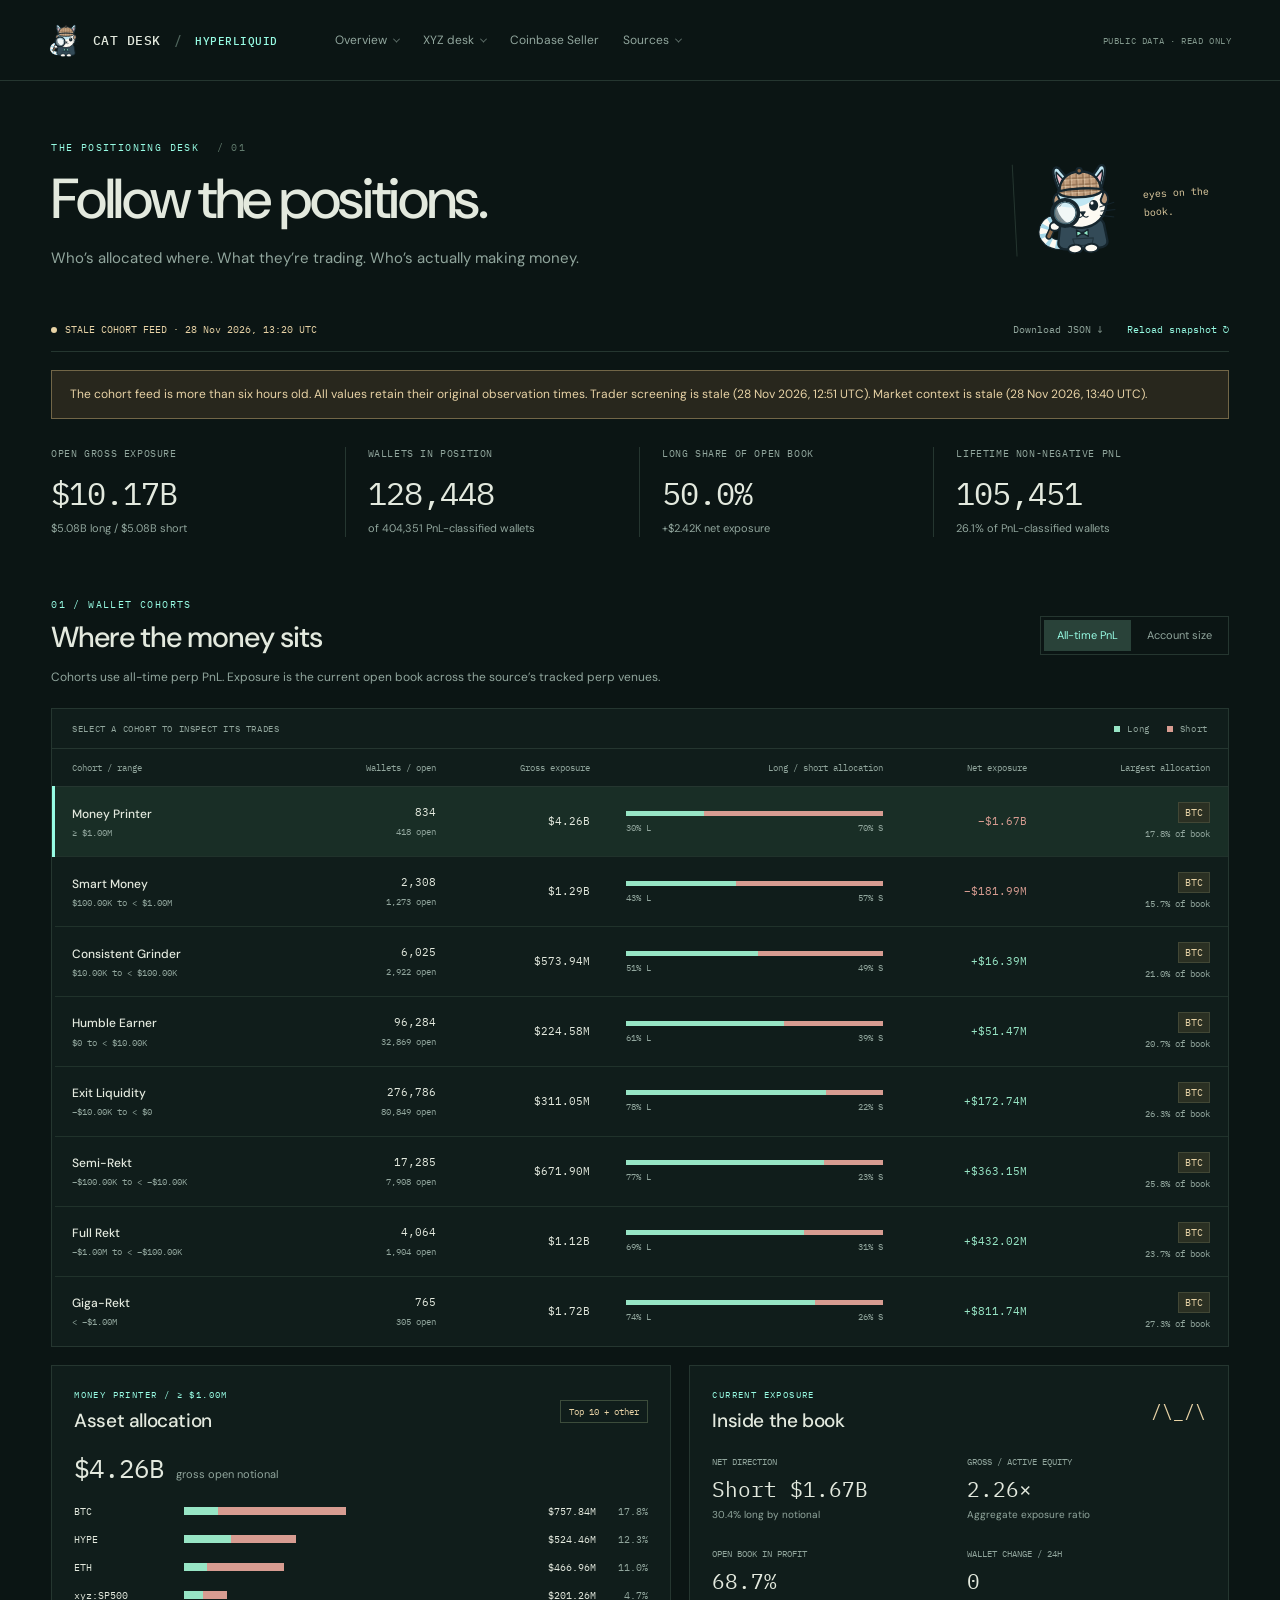
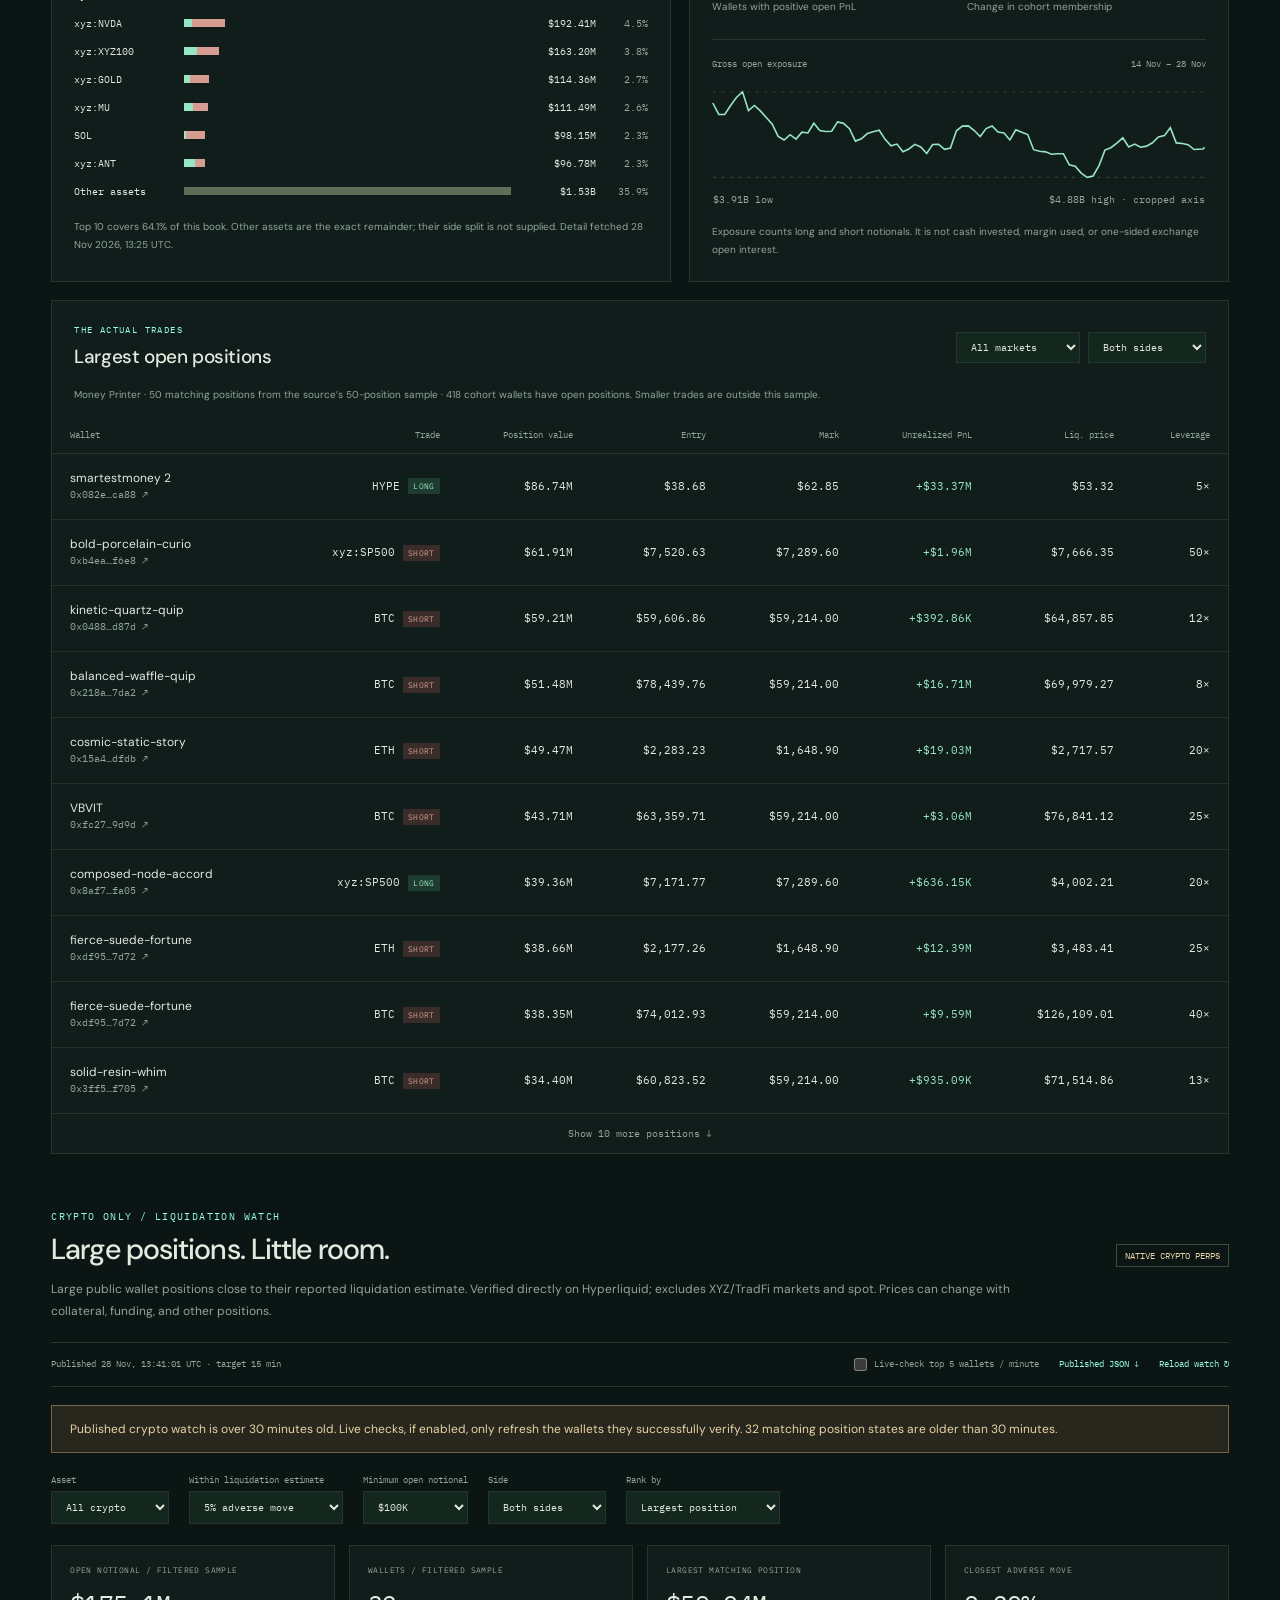
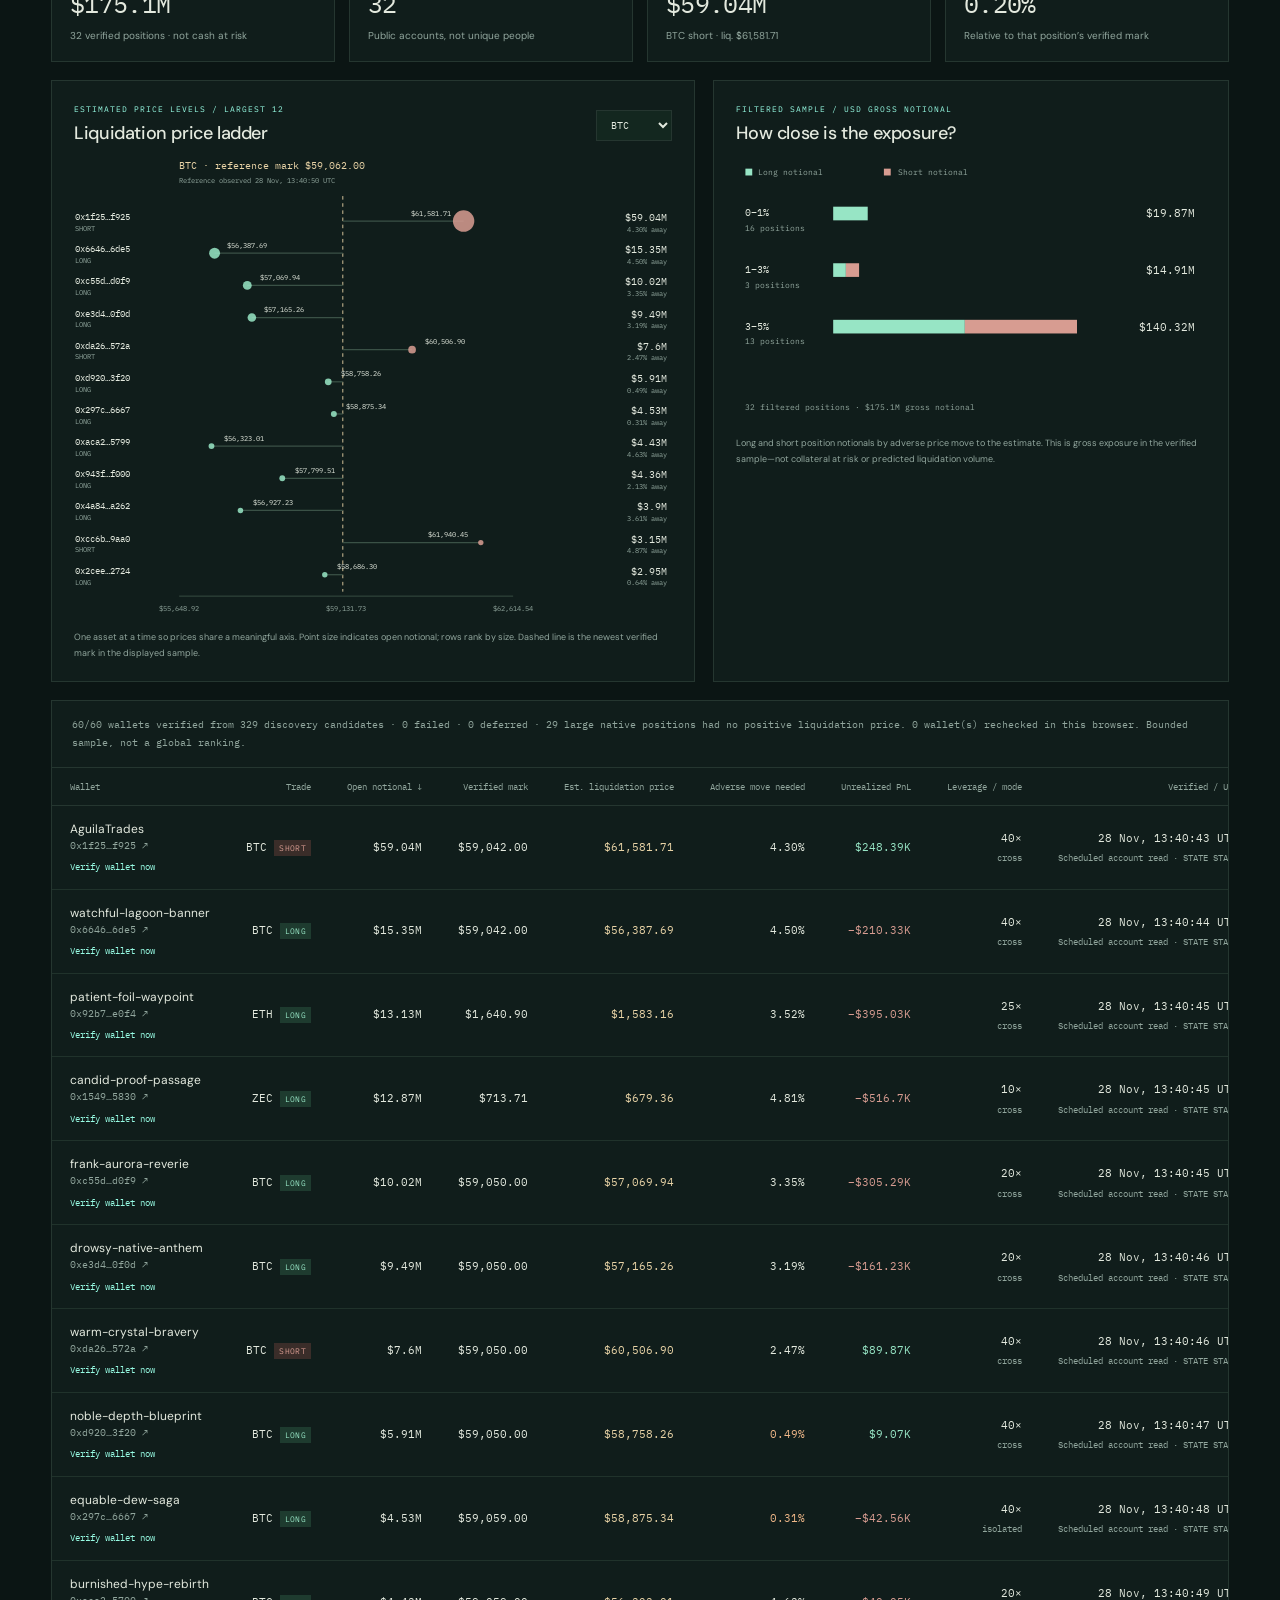
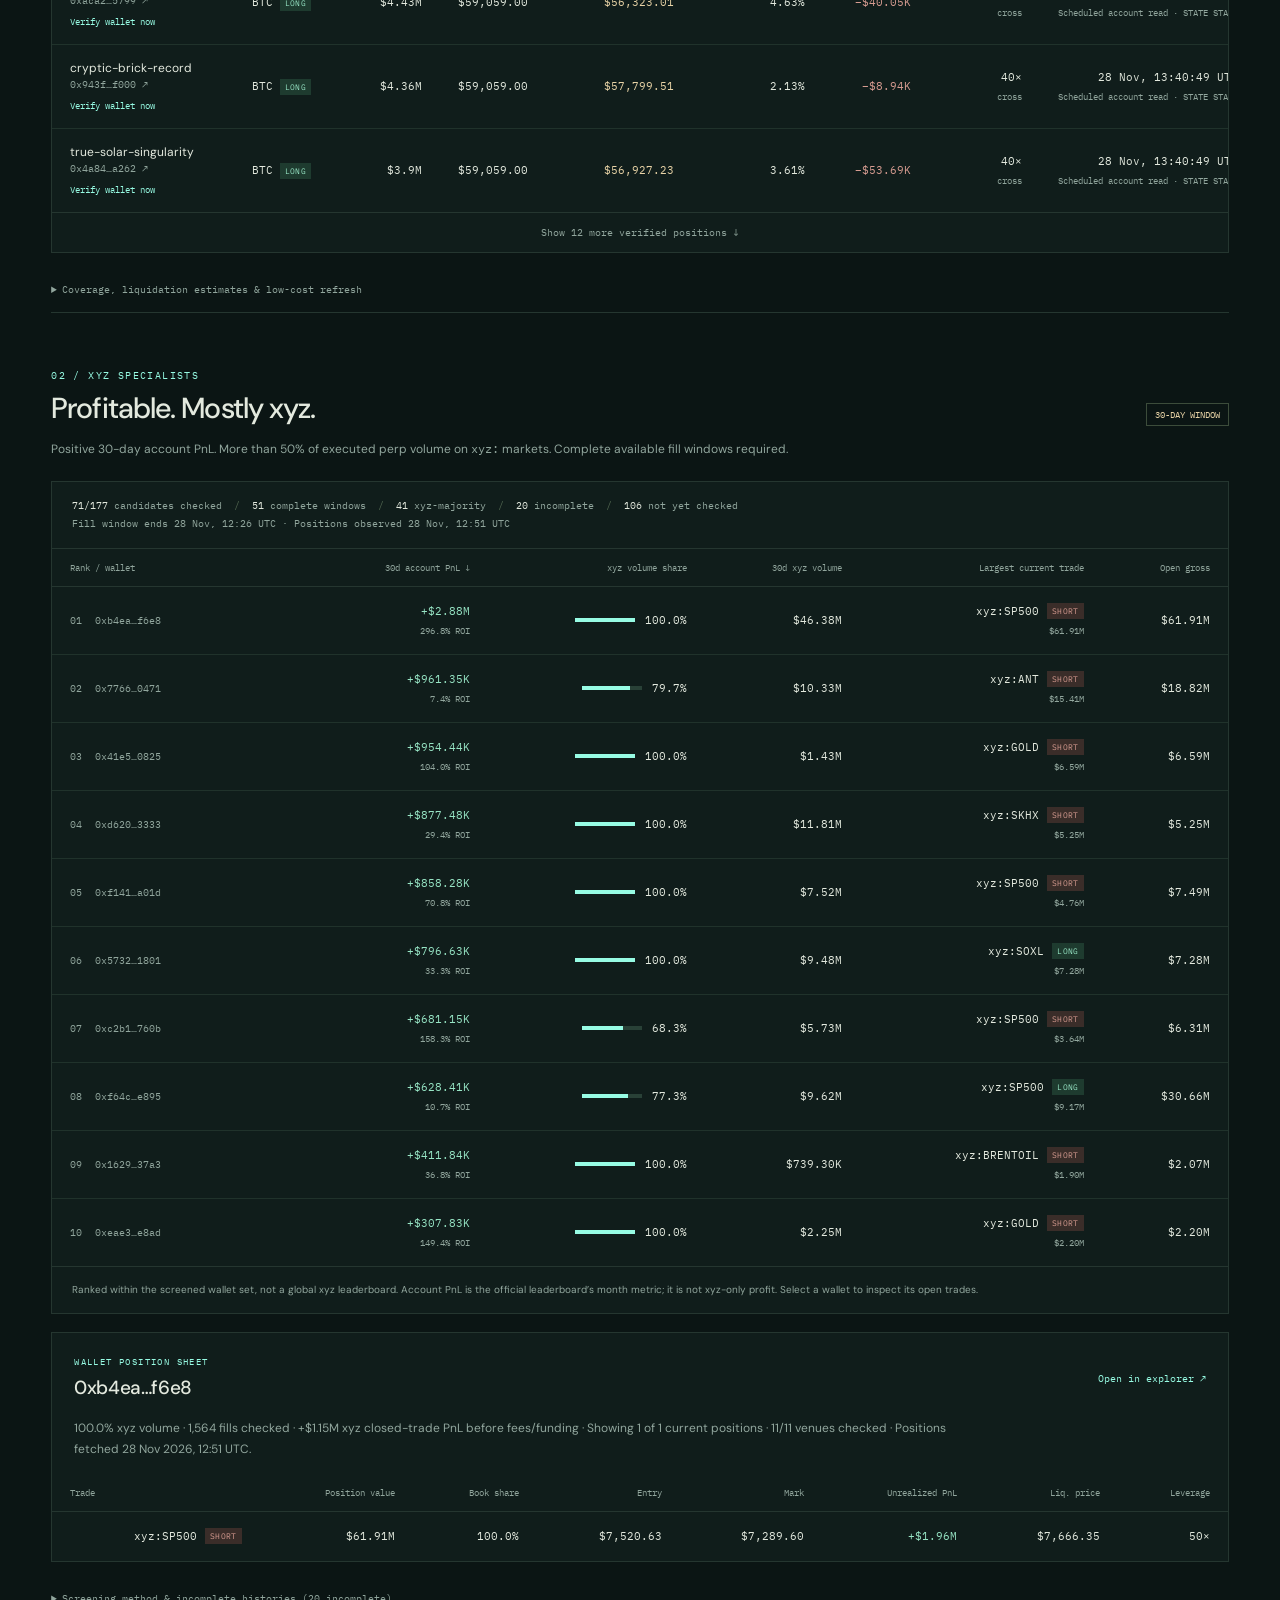
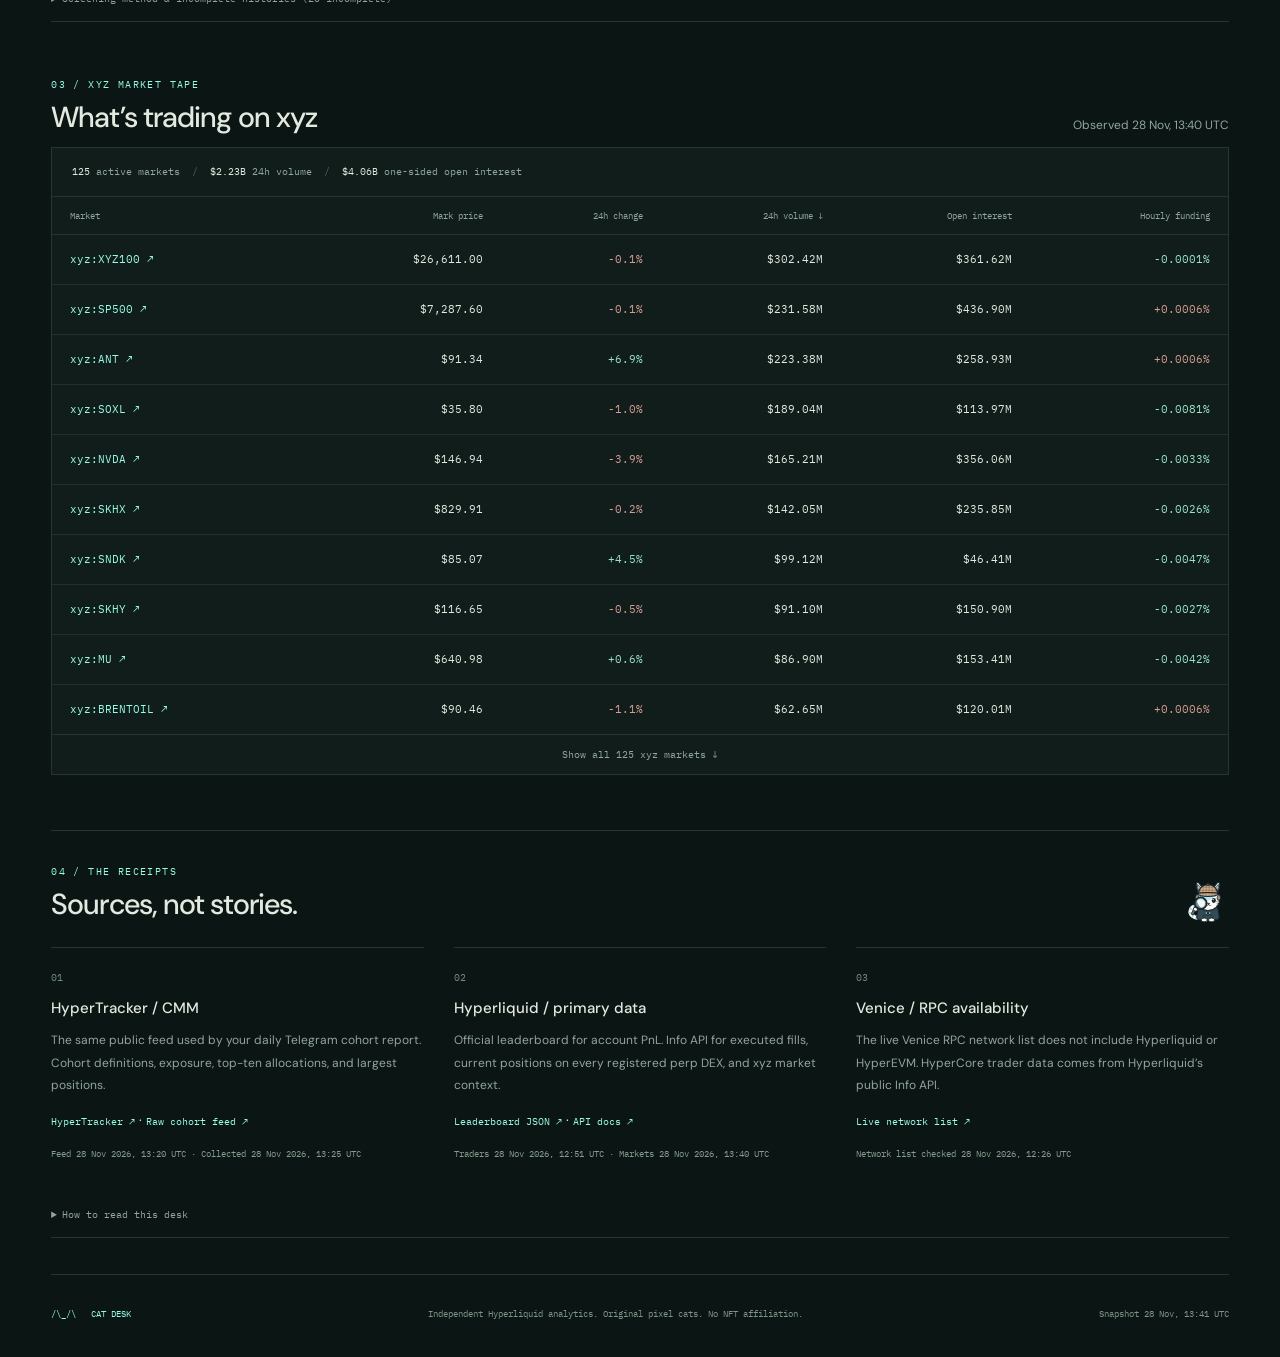
<file: index.html>
<!doctype html>
<html lang="en">
<head>
  <meta charset="utf-8">
  <meta name="viewport" content="width=device-width, initial-scale=1">
  <meta name="theme-color" content="#0b1514">
  <meta name="description" content="Hyperliquid cohort allocations, actual open trades, and verified xyz-majority profitable traders. Public sources, clear coverage.">
  <title>Cat Desk — Hyperliquid trader analytics</title>
  <link rel="icon" href="assets/cat-detective.svg" type="image/svg+xml">
  <link rel="stylesheet" href="styles.css">
  <link rel="stylesheet" href="liquidations.css">
  <script src="nav.js" defer></script>
  <script src="data-feed.js" defer></script>
  <script src="app.js" defer></script>
  <script src="liquidations.js" defer></script>
</head>
<body>
  <a class="skip-link" href="#cohorts">Skip to data</a>
  <header class="topbar">
    <a class="brand" href="index.html"><img src="assets/cat-detective.svg" width="34" height="34" alt=""><span>CAT DESK<span class="brand-divider">/</span><span class="brand-network">HYPERLIQUID</span></span></a>
    <button class="nav-burger" type="button" aria-expanded="false" aria-controls="site-nav">MENU</button>
    <nav id="site-nav" aria-label="Main navigation">
      <div class="nav-dd"><button type="button" aria-expanded="false">Overview</button><div class="nav-menu">
        <a href="index.html">Dashboard home</a>
        <a href="index.html#cohorts">Where the money sits</a>
        <a href="index.html#allocation">Asset allocation</a>
        <a href="index.html#book">Inside the book</a>
        <a href="index.html#positions">Largest open positions</a>
        <a href="index.html#liquidations">Crypto liquidation watch</a>
      </div></div>
      <div class="nav-dd"><button type="button" aria-expanded="false">XYZ desk</button><div class="nav-menu">
        <a href="xyz.html#matrix">Cohort matrix</a>
        <a href="xyz.html#pair-detail">Pair breakdown</a>
        <a href="xyz.html#pair-trades">Open trades</a>
        <a href="xyz.html#tradfi">TradFi markets</a>
        <a href="index.html#xyz">xyz specialists</a>
        <a href="platforms.html">Across platforms</a>
      </div></div>
      <a href="coinbase-seller.html" class="seller-tab">Coinbase Seller</a>
      <div class="nav-dd"><button type="button" aria-expanded="false">Sources</button><div class="nav-menu">
        <a href="index.html#sources">Data sources</a>
        <a href="xyz.html#method">Coverage &amp; method</a>
      </div></div>
    </nav>
    <span class="desk-tag">PUBLIC DATA · READ ONLY</span>
  </header>

  <main class="container">
    <section class="hero" aria-labelledby="page-title">
      <div><p class="eyebrow">THE POSITIONING DESK <span>/ 01</span></p><h1 id="page-title">Follow the positions.</h1><p class="intro">Who’s allocated where. What they’re trading. Who’s actually making money.</p></div>
      <div class="hero-cat"><img src="assets/cat-detective.svg" width="92" height="92" alt="Detective cat mascot"><span>eyes on the book.</span></div>
    </section>

    <div class="statusbar"><span id="freshness" role="status">Loading source snapshot…</span><div><a href="data/snapshot.json" download="hyperliquid-snapshot.json">Download JSON ↓</a><button id="reload" class="text-button" type="button">Reload snapshot ↻</button></div></div>
    <div id="notice" class="notice" role="status" hidden></div>
    <noscript><p class="notice">Enable JavaScript to view the dashboard. The complete dataset is also available in <a href="data/snapshot.json">snapshot.json</a>.</p></noscript>
    <section class="kpis" aria-label="PnL cohort totals" id="kpis"><p class="muted">Reading public cohort data…</p></section>

    <section id="cohorts" class="section" aria-labelledby="cohort-heading">
      <div class="section-head"><div><p class="eyebrow">01 / WALLET COHORTS</p><h2 id="cohort-heading">Where the money sits</h2></div><div class="segmented" role="group" aria-label="Group cohorts by"><button type="button" data-group="pnl" aria-pressed="true">All-time PnL</button><button type="button" data-group="size" aria-pressed="false">Account size</button></div></div>
      <p id="cohort-explanation" class="section-note">Cohorts use all-time perp PnL. Exposure is the current open book across the source’s tracked perp venues.</p>
      <div class="panel cohort-panel"><div class="panel-meta"><span>SELECT A COHORT TO INSPECT ITS TRADES</span><span class="legend"><i class="long-dot"></i>Long <i class="short-dot"></i>Short</span></div><div class="table-scroll"><table class="cohort-table"><thead><tr><th scope="col">Cohort / range</th><th scope="col">Wallets <span class="muted">/ open</span></th><th scope="col">Gross exposure</th><th scope="col" class="bias-col">Long / short allocation</th><th scope="col">Net exposure</th><th scope="col">Largest allocation</th></tr></thead><tbody id="cohort-rows"></tbody></table></div></div>

      <div class="detail-grid">
        <section class="panel allocation-panel" id="allocation" aria-labelledby="allocation-heading"><div class="panel-heading"><div><p class="eyebrow" id="selected-label">COHORT DETAIL</p><h3 id="allocation-heading">Asset allocation</h3></div><span class="chip" id="allocation-count">Top 10 + other</span></div><div id="allocation-summary" class="allocation-summary"></div><div id="allocations" class="allocation-list"></div><p class="footnote" id="allocation-footnote"></p></section>
        <section class="panel book-panel" id="book" aria-labelledby="book-heading"><div class="panel-heading"><div><p class="eyebrow">CURRENT EXPOSURE</p><h3 id="book-heading">Inside the book</h3></div><span class="mini-cat" aria-hidden="true">/\_/\</span></div><div id="book-stats" class="book-stats"></div><div class="chart-header"><span>Gross open exposure</span><span id="history-range"></span></div><div id="exposure-chart" class="exposure-chart"></div><p class="footnote">Exposure counts long and short notionals. It is not cash invested, margin used, or one-sided exchange open interest.</p></section>
      </div>

      <section class="panel positions-panel" id="positions" aria-labelledby="positions-heading"><div class="panel-heading"><div><p class="eyebrow">THE ACTUAL TRADES</p><h3 id="positions-heading">Largest open positions</h3></div><div class="filter-pair"><label class="sr-only" for="position-market">Position market</label><select id="position-market"><option value="all">All markets</option><option value="xyz">xyz only</option></select><label class="sr-only" for="position-side">Position side</label><select id="position-side"><option value="all">Both sides</option><option value="long">Long</option><option value="short">Short</option></select></div></div><p class="footnote" id="position-coverage"></p><div class="table-scroll"><table><thead><tr><th scope="col">Wallet</th><th scope="col">Trade</th><th scope="col">Position value</th><th scope="col">Entry</th><th scope="col">Mark</th><th scope="col">Unrealized PnL</th><th scope="col">Liq. price</th><th scope="col">Leverage</th></tr></thead><tbody id="position-rows"></tbody></table></div><button id="more-positions" class="more-button" type="button" hidden>Show more positions ↓</button></section>
    </section>

    <section id="liquidations" class="section" aria-labelledby="liq-heading">
      <div class="section-head"><div><p class="eyebrow">CRYPTO ONLY / LIQUIDATION WATCH</p><h2 id="liq-heading">Large positions. Little room.</h2></div><span class="chip">NATIVE CRYPTO PERPS</span></div>
      <p class="section-note">Large public wallet positions close to their reported liquidation estimate. Verified directly on Hyperliquid; excludes XYZ/TradFi markets and spot. Prices can change with collateral, funding, and other positions.</p>
      <div class="liq-status"><span id="liq-freshness" role="status">Loading crypto watch…</span><div><label><input id="liq-live" type="checkbox"> Live-check top 5 wallets / minute</label><a href="data/liquidations.json" download="crypto-liquidation-watch.json">Published JSON ↓</a><button id="liq-reload" type="button" class="text-button">Reload watch ↻</button></div></div>
      <div id="liq-notice" class="notice" role="status" hidden></div>
      <div class="liq-controls"><div><label for="liq-asset">Asset</label><select id="liq-asset"><option value="all">All crypto</option></select></div><div><label for="liq-distance">Within liquidation estimate</label><select id="liq-distance"><option value="0.01">1% adverse move</option><option value="0.03">3% adverse move</option><option value="0.05" selected>5% adverse move</option><option value="0.1">10% adverse move</option><option value="0.2">20% adverse move</option></select></div><div><label for="liq-minimum">Minimum open notional</label><select id="liq-minimum"><option value="100000">$100K</option><option value="500000">$500K</option><option value="1000000">$1M</option><option value="5000000">$5M</option></select></div><div><label for="liq-side">Side</label><select id="liq-side"><option value="all">Both sides</option><option value="long">Long</option><option value="short">Short</option></select></div><div><label for="liq-sort">Rank by</label><select id="liq-sort"><option value="size">Largest position</option><option value="distance">Closest estimate</option></select></div></div>
      <div id="liq-kpis" class="liq-kpis" aria-label="Verified near-liquidation sample"></div>
      <div class="liq-chart-grid"><section class="panel"><div class="panel-heading"><div><p class="eyebrow">ESTIMATED PRICE LEVELS / LARGEST 12</p><h3>Liquidation price ladder</h3></div><div><label for="liq-chart-asset" class="sr-only">Price-ladder asset</label><select id="liq-chart-asset"></select></div></div><div id="liq-ladder" class="liq-ladder"></div><p class="footnote chart-note">One asset at a time so prices share a meaningful axis. Point size indicates open notional; rows rank by size. Dashed line is the newest verified mark in the displayed sample.</p></section><section class="panel"><div class="panel-heading"><div><p class="eyebrow">FILTERED SAMPLE / USD GROSS NOTIONAL</p><h3>How close is the exposure?</h3></div></div><div id="liq-distance-chart" class="liq-distance-chart"></div><p class="footnote chart-note">Long and short position notionals by adverse price move to the estimate. This is gross exposure in the verified sample—not collateral at risk or predicted liquidation volume.</p></section></div>
      <div class="panel liq-table-panel"><p class="coverage-strip" id="liq-coverage"></p><div class="table-scroll"><table><thead><tr><th scope="col">Wallet</th><th scope="col">Trade</th><th scope="col">Open notional ↓</th><th scope="col">Verified mark</th><th scope="col">Est. liquidation price</th><th scope="col">Adverse move needed</th><th scope="col">Unrealized PnL</th><th scope="col">Leverage / mode</th><th scope="col">Verified / UTC</th></tr></thead><tbody id="liq-rows"></tbody></table></div><button type="button" class="more-button" id="more-liquidations" hidden>Show more verified positions ↓</button></div>
      <details class="method-details"><summary>Coverage, liquidation estimates &amp; low-cost refresh</summary><div class="reading-guide"><p id="liq-method"></p><p><strong>Distance.</strong> For a long: (mark − liquidation) ÷ mark. For a short: (liquidation − mark) ÷ mark. Mark comes from the same account response as the liquidation estimate. A crossed estimate is labeled “at/beyond,” not asserted to be a completed liquidation. Missing/null liquidation prices are not treated as zero risk.</p><p><strong>Refresh.</strong> Public snapshots are scheduled every 15 minutes; GitHub may delay runs. This watch checks for a new published file every minute while visible. Optional live checks read at most five displayed native wallets per minute directly from the free public Info API. Only verified replies update rows; closed positions disappear. No fill-history scan, broker key, or paid RPC is needed.</p><p><strong>Cost.</strong> This is a public repository on standard GitHub-hosted runners, which have free Actions compute under <a href="https://docs.github.com/en/billing/concepts/product-billing/github-actions" target="_blank" rel="noopener noreferrer">GitHub’s published policy</a>. The fast job creates no new cache or artifact uploads. Full trader-history screening stays on its slower schedule; broker collection stays end-of-day.</p></div></details>
    </section>

    <section id="xyz" class="section" aria-labelledby="xyz-heading"><div class="section-head"><div><p class="eyebrow">02 / XYZ SPECIALISTS</p><h2 id="xyz-heading">Profitable. Mostly xyz.</h2></div><span class="chip">30-DAY WINDOW</span></div><p class="section-note">Positive 30-day account PnL. More than 50% of executed perp volume on <code>xyz:</code> markets. Complete available fill windows required.</p>
      <div class="panel"><div id="trader-coverage" class="coverage-strip">Loading trader coverage…</div><div class="table-scroll"><table class="trader-table"><thead><tr><th scope="col">Rank / wallet</th><th scope="col">30d account PnL ↓</th><th scope="col">xyz volume share</th><th scope="col">30d xyz volume</th><th scope="col">Largest current trade</th><th scope="col">Open gross</th></tr></thead><tbody id="trader-rows"></tbody></table></div><p class="footnote table-footnote">Ranked within the screened wallet set, not a global xyz leaderboard. Account PnL is the official leaderboard’s month metric; it is not xyz-only profit. Select a wallet to inspect its open trades.</p></div>
      <section class="panel trader-detail" id="trader-detail" aria-labelledby="trader-detail-heading" hidden><div class="panel-heading"><div><p class="eyebrow">WALLET POSITION SHEET</p><h3 id="trader-detail-heading"></h3></div><a id="trader-explorer" target="_blank" rel="noopener noreferrer">Open in explorer ↗</a></div><p class="section-note" id="trader-detail-meta"></p><div class="table-scroll"><table><thead><tr><th scope="col">Trade</th><th scope="col">Position value</th><th scope="col">Book share</th><th scope="col">Entry</th><th scope="col">Mark</th><th scope="col">Unrealized PnL</th><th scope="col">Liq. price</th><th scope="col">Leverage</th></tr></thead><tbody id="trader-position-rows"></tbody></table></div><button type="button" id="more-trader-positions" class="more-button" hidden>Show more wallet positions ↓</button></section>
      <details class="method-details"><summary>Screening method & incomplete histories <span id="incomplete-count"></span></summary><div id="trader-method"></div></details>
    </section>

    <section id="markets" class="section" aria-labelledby="market-heading"><div class="section-head"><div><p class="eyebrow">03 / XYZ MARKET TAPE</p><h2 id="market-heading">What’s trading on xyz</h2></div><span class="small muted" id="market-time"></span></div><div class="panel"><div id="market-totals" class="coverage-strip"></div><div class="table-scroll"><table><thead><tr><th scope="col">Market</th><th scope="col">Mark price</th><th scope="col">24h change</th><th scope="col">24h volume ↓</th><th scope="col">Open interest</th><th scope="col">Hourly funding</th></tr></thead><tbody id="market-rows"></tbody></table></div><button type="button" id="more-markets" class="more-button">Show all xyz markets ↓</button></div></section>

    <section id="sources" class="section source-section" aria-labelledby="sources-heading"><div class="section-head"><div><p class="eyebrow">04 / THE RECEIPTS</p><h2 id="sources-heading">Sources, not stories.</h2></div><img src="assets/cat-detective.svg" width="42" height="42" alt=""></div><div class="source-grid"><article><span class="source-number">01</span><h3>HyperTracker / CMM</h3><p>The same public feed used by your daily Telegram cohort report. Cohort definitions, exposure, top-ten allocations, and largest positions.</p><a href="https://app.coinmarketman.com/hypertracker" target="_blank" rel="noopener noreferrer">HyperTracker ↗</a> · <a href="https://dw3ji7n7thadj.cloudfront.net/aggregator/segments.json" target="_blank" rel="noopener noreferrer">Raw cohort feed ↗</a><p class="source-time" id="cohort-source-time"></p></article><article><span class="source-number">02</span><h3>Hyperliquid / primary data</h3><p>Official leaderboard for account PnL. Info API for executed fills, current positions on every registered perp DEX, and xyz market context.</p><a href="https://stats-data.hyperliquid.xyz/Mainnet/leaderboard" target="_blank" rel="noopener noreferrer">Leaderboard JSON ↗</a> · <a href="https://hyperliquid.gitbook.io/hyperliquid-docs/for-developers/api/info-endpoint" target="_blank" rel="noopener noreferrer">API docs ↗</a><p class="source-time" id="primary-source-time"></p></article><article><span class="source-number">03</span><h3>Venice / RPC availability</h3><p id="venice-note">Checking supported networks…</p><a href="https://api.venice.ai/api/v1/crypto/rpc/networks" target="_blank" rel="noopener noreferrer">Live network list ↗</a><p class="source-time" id="venice-source-time"></p></article></div>
      <details class="method-details"><summary>How to read this desk</summary><div class="reading-guide"><p><strong>Two cohort lenses.</strong> All-time PnL and account-size cohorts overlap. Totals use only the PnL lens; never add both lenses together. Size bands are the source’s classifications, not independently recalculated balances.</p><p><strong>Allocation.</strong> Dollar figures are gross open notional. Top-ten assets are reported by the source; “Other” is the remaining notional. Long share is long ÷ (long + short), calculated here rather than using the source’s equity-normalized bias field.</p><p><strong>Different observation times.</strong> Cohort totals and cohort detail files are independent snapshots. Detail percentages use the detail file’s own denominator. Wallet position sheets are queried directly and can be newer than cohort aggregates.</p><p><strong>Wallets, not people.</strong> Subaccounts and hedges elsewhere are not consolidated. A large short is an observed position, not evidence of a trader’s overall market view. Open-position profit share is not an historical win rate.</p><p><strong>Refresh.</strong> This is a timestamped static snapshot, refreshed by the included workflow when deployed. Reload fetches the latest published file. Stale sections remain dated; unavailable data is not replaced with invented values.</p></div></details>
    </section>
    <footer><a class="footer-brand" href="#">/\_/\ &nbsp; CAT DESK</a><span>Independent Hyperliquid analytics. Original pixel cats. No NFT affiliation.</span><span id="build-time"></span></footer>
  </main>
</body>
</html>
</file>
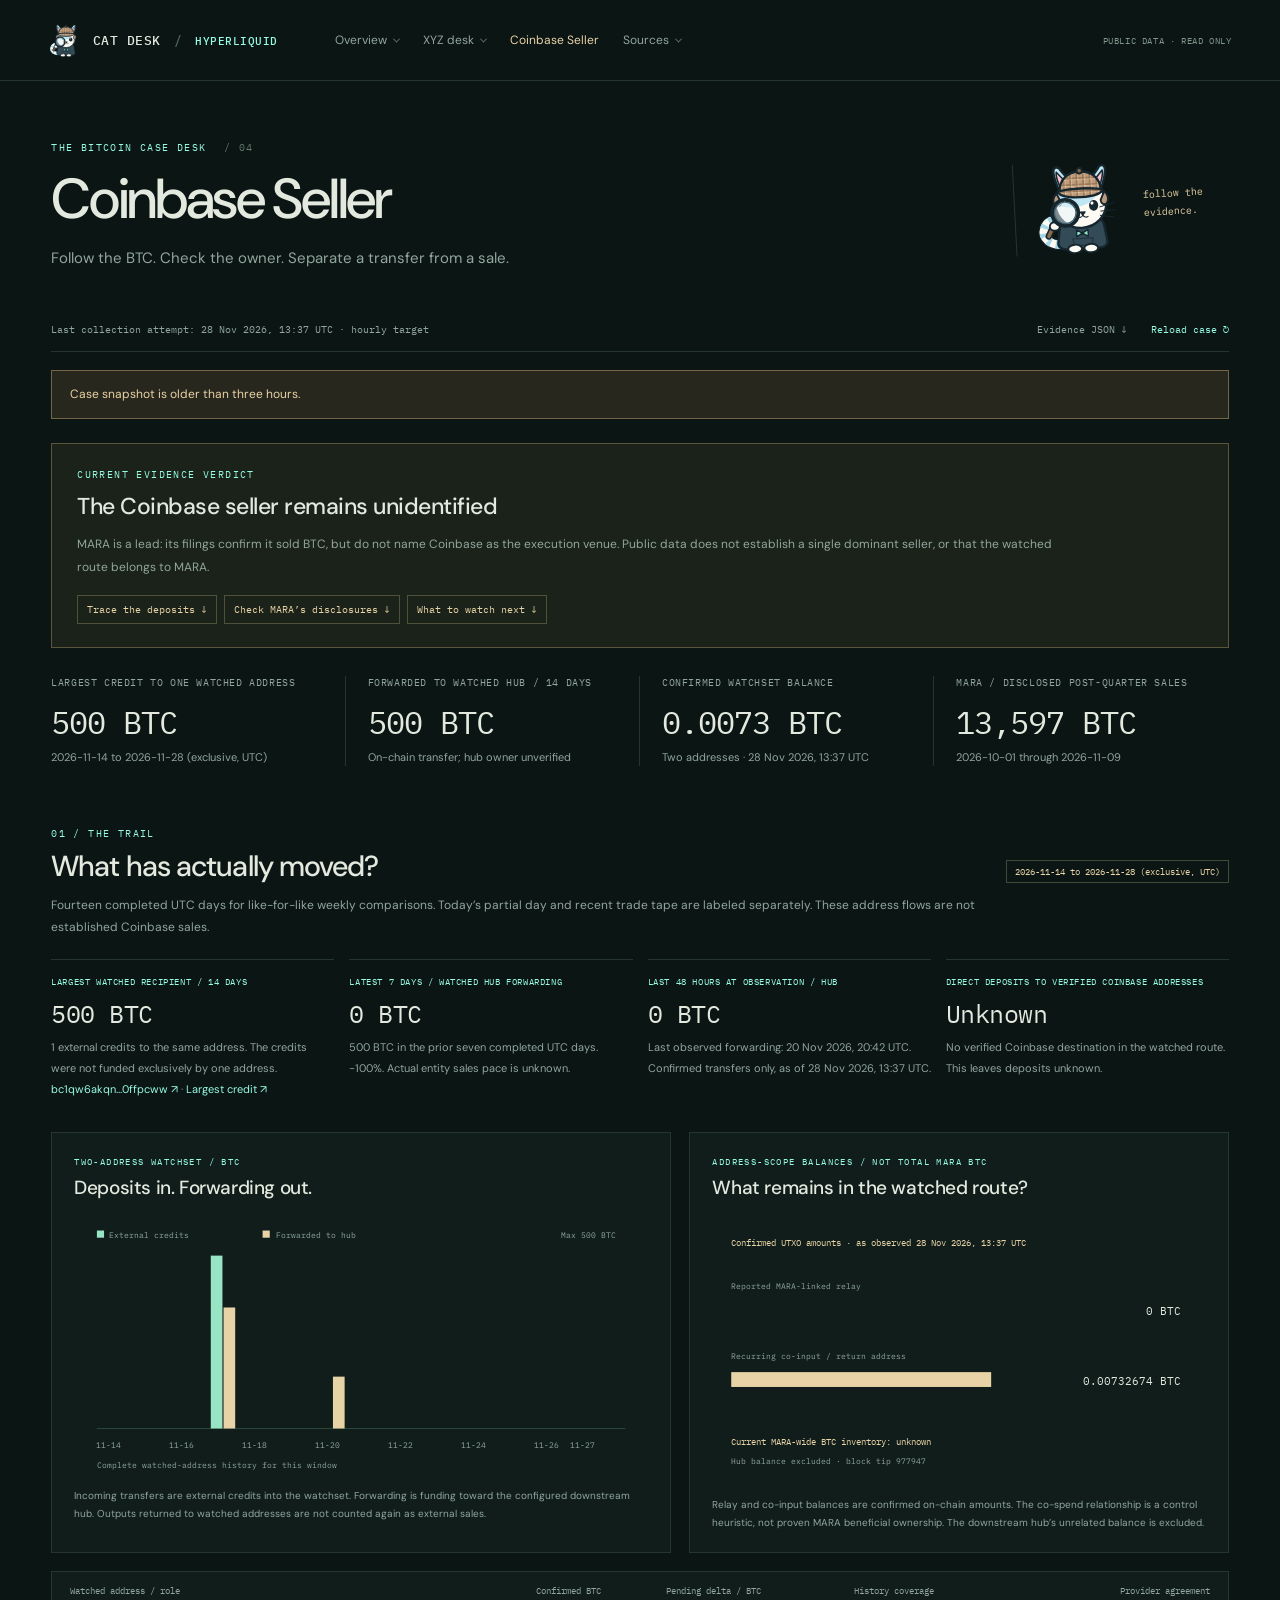
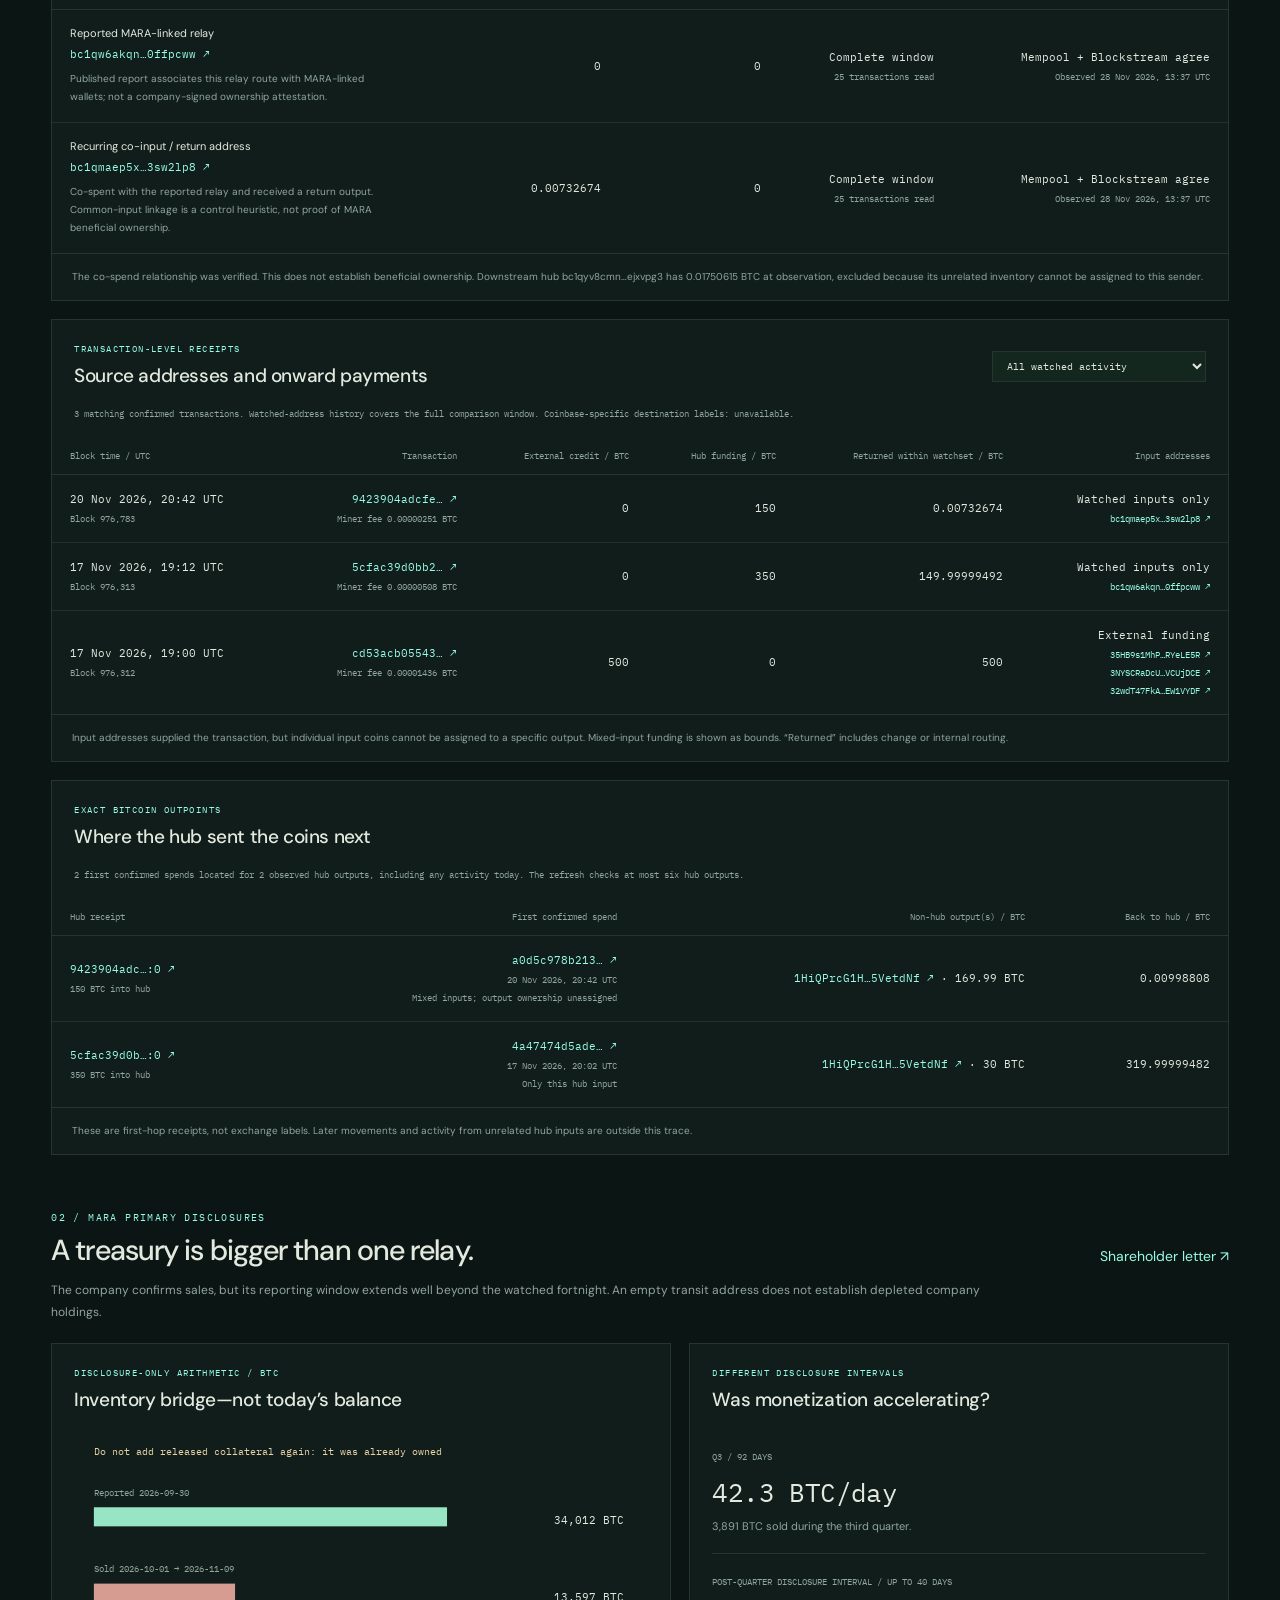
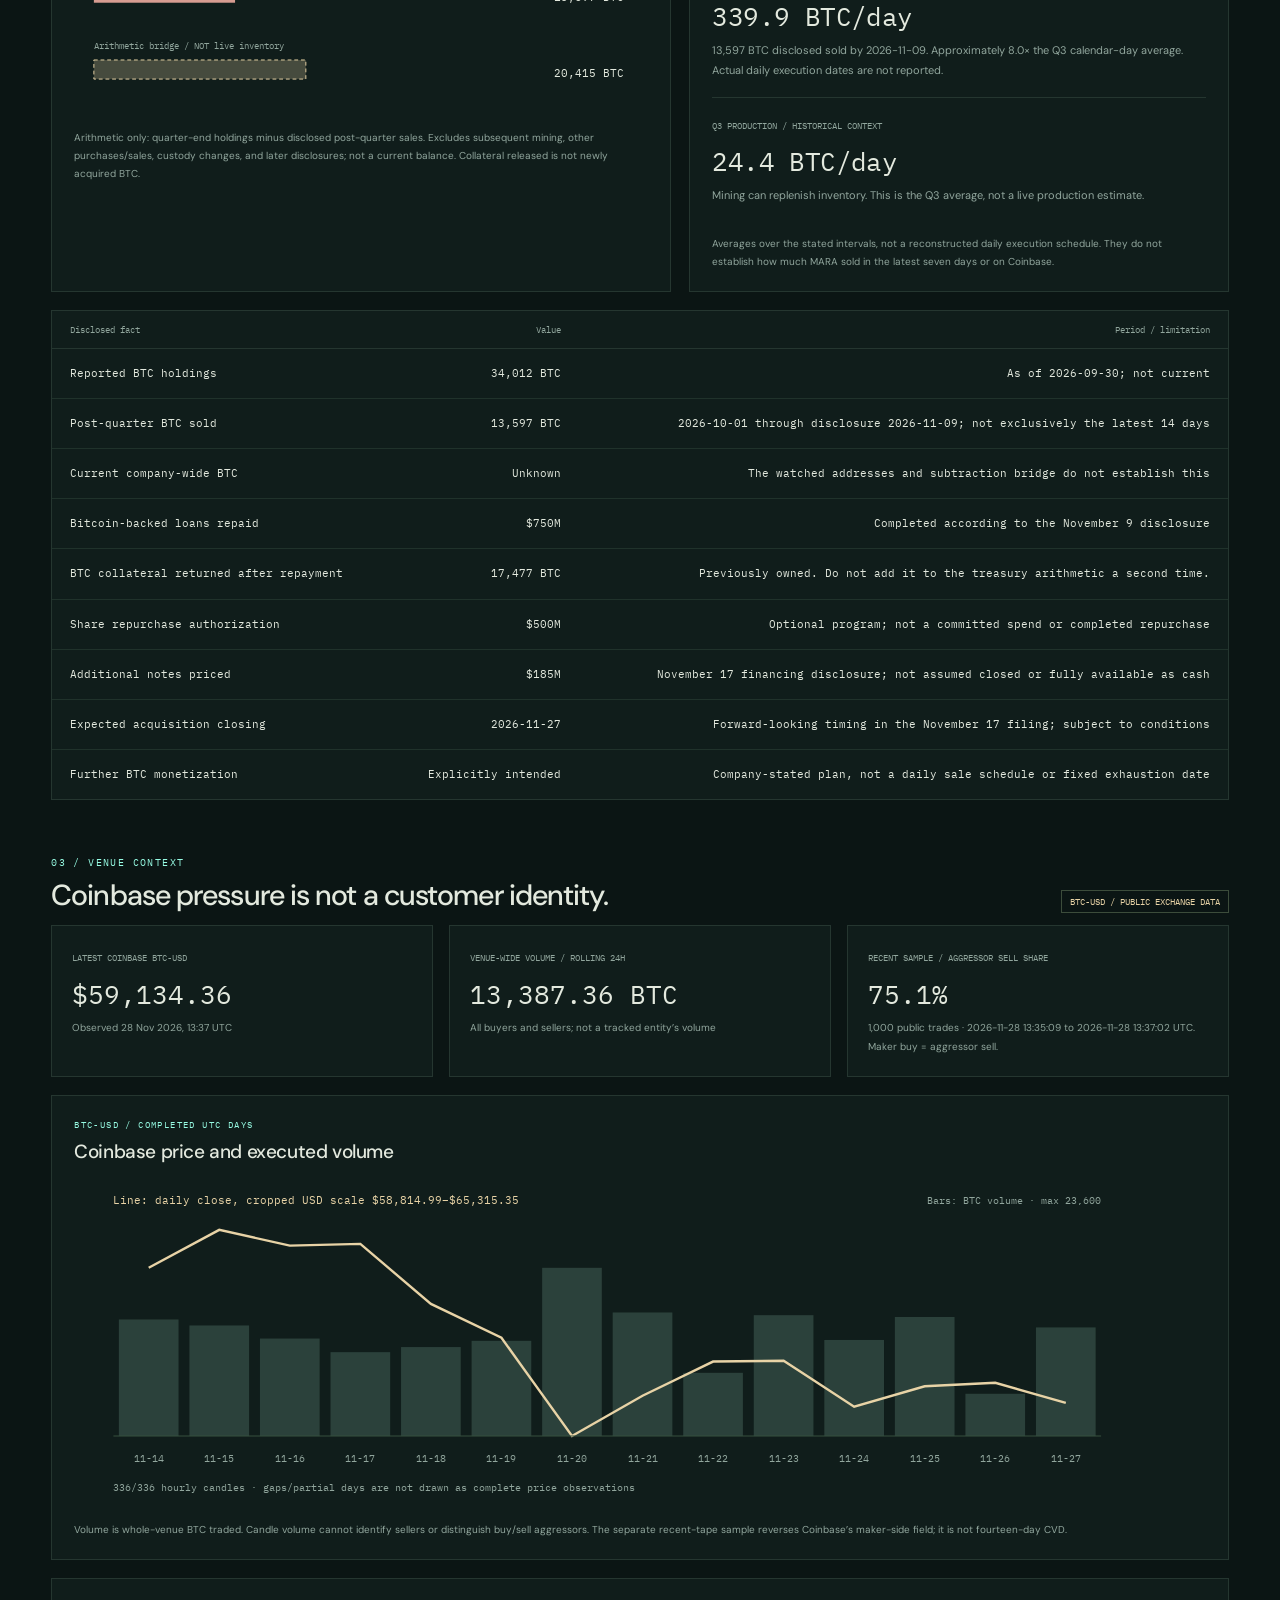
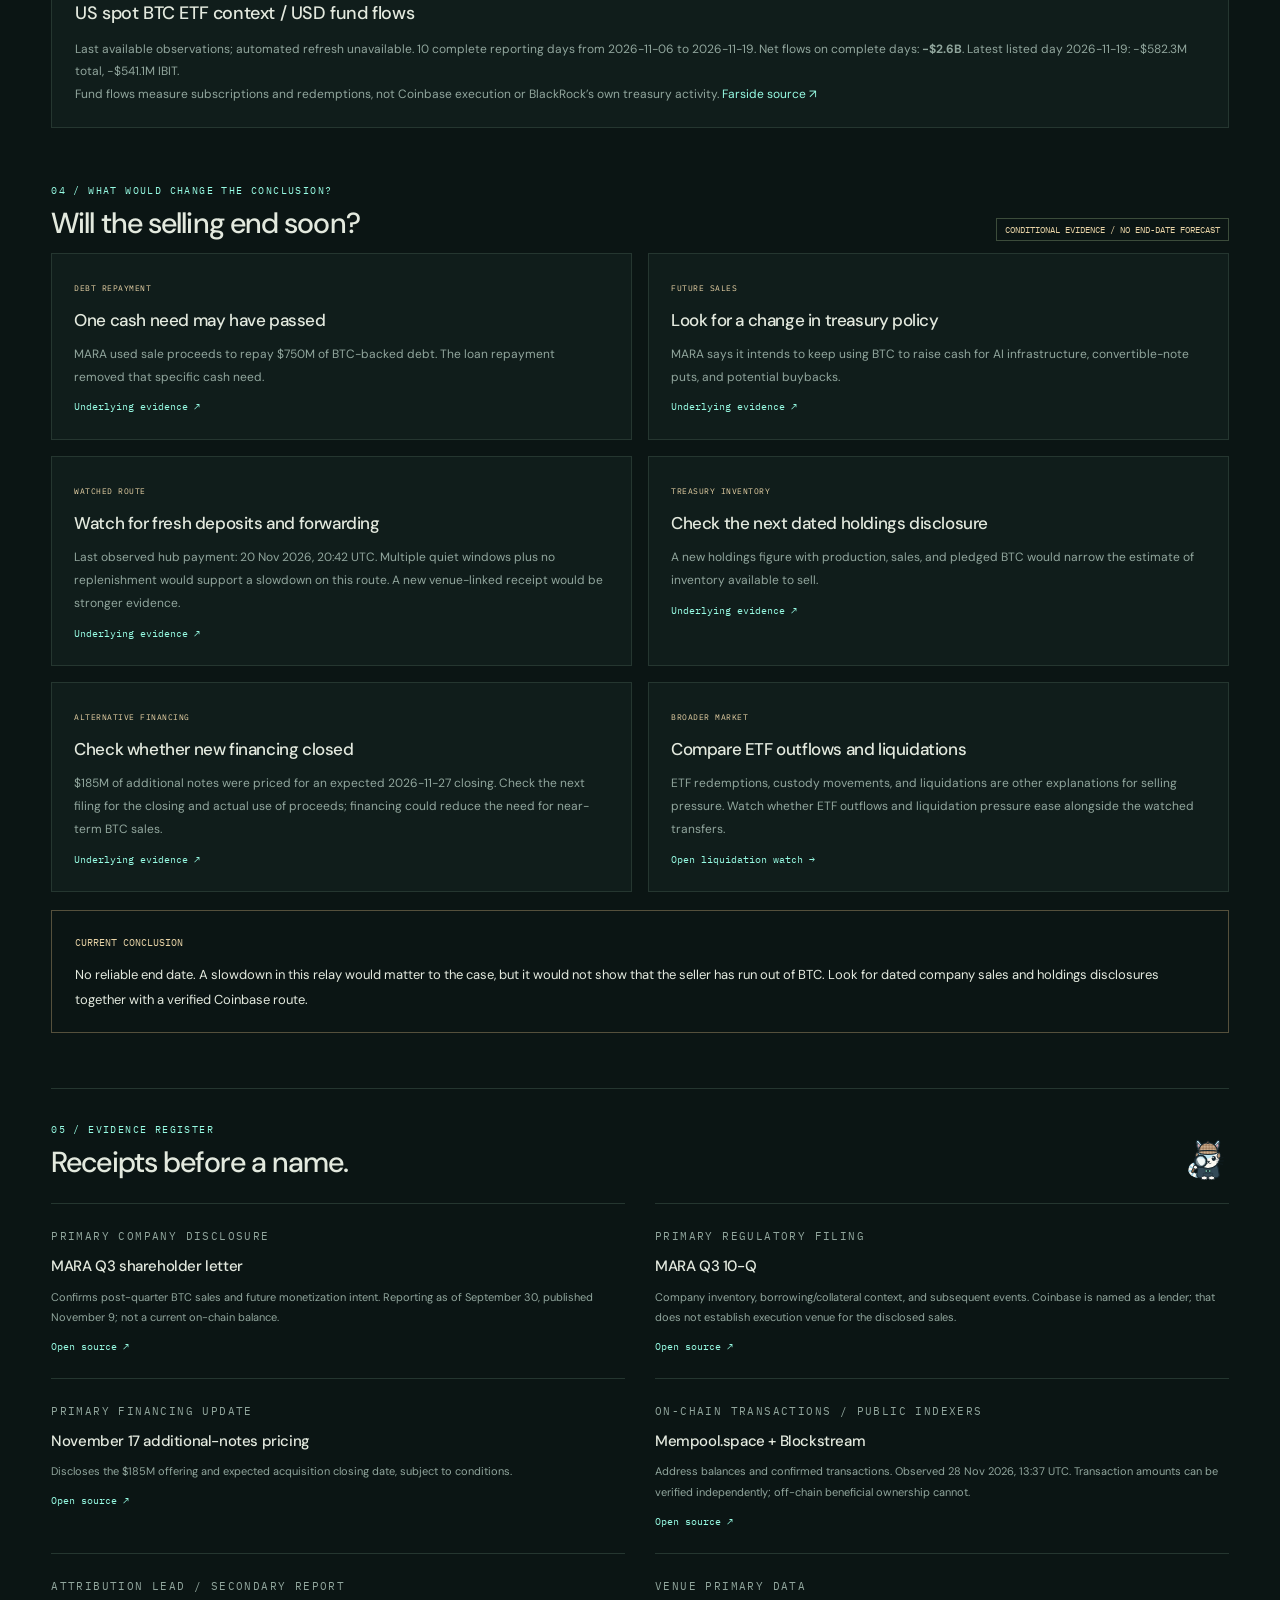
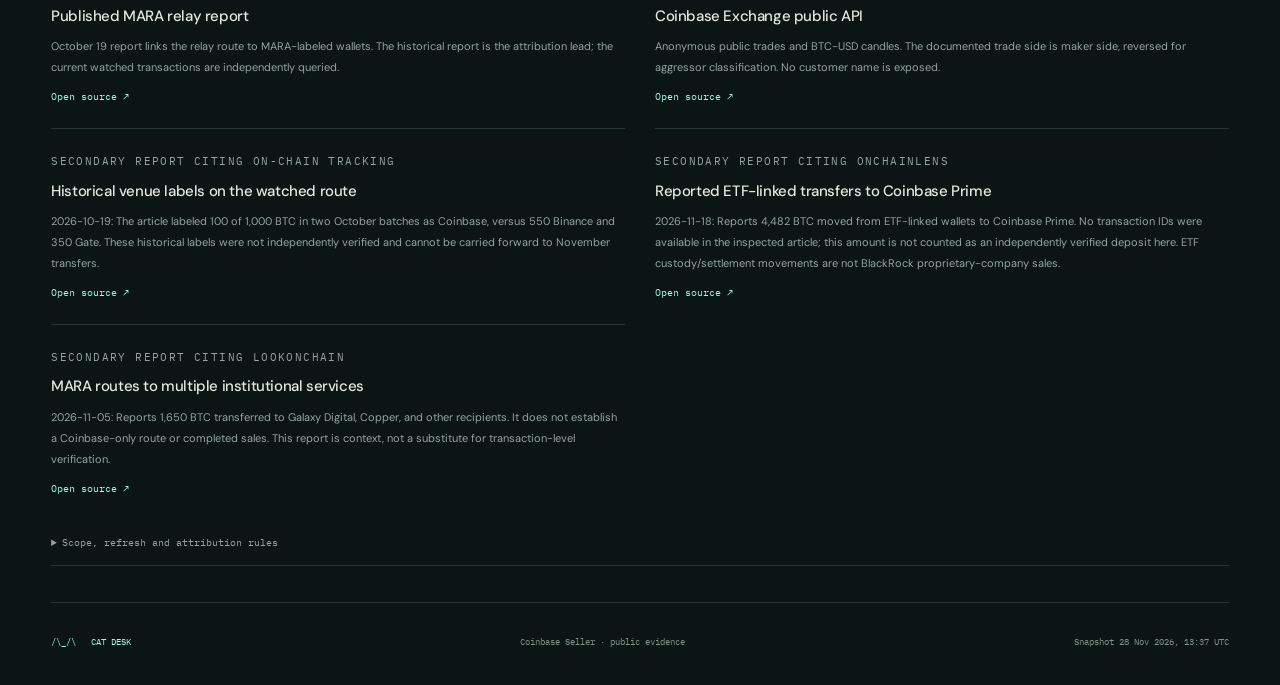
<file: coinbase-seller.html>
<!doctype html>
<html lang="en">
<head>
  <meta charset="utf-8">
  <meta name="viewport" content="width=device-width, initial-scale=1">
  <meta name="theme-color" content="#0b1514">
  <meta name="description" content="Coinbase Seller: a sourced BTC investigation into MARA disclosures, watched-address transfers, remaining linked balances, and whether selling pressure is easing.">
  <title>Coinbase Seller — Cat Desk</title>
  <link rel="icon" href="assets/cat-detective.svg" type="image/svg+xml">
  <link rel="stylesheet" href="styles.css">
  <link rel="stylesheet" href="coinbase-seller.css">
  <script src="nav.js" defer></script>
  <script src="coinbase-seller.js" defer></script>
</head>
<body>
  <a class="skip-link" href="#seller-findings">Skip to investigation findings</a>
  <header class="topbar">
    <a class="brand" href="index.html"><img src="assets/cat-detective.svg" width="34" height="34" alt=""><span>CAT DESK<span class="brand-divider">/</span><span class="brand-network">HYPERLIQUID</span></span></a>
    <button class="nav-burger" type="button" aria-expanded="false" aria-controls="site-nav">MENU</button>
    <nav id="site-nav" aria-label="Main navigation">
      <div class="nav-dd"><button type="button" aria-expanded="false">Overview</button><div class="nav-menu">
        <a href="index.html">Dashboard home</a>
        <a href="index.html#cohorts">Where the money sits</a>
        <a href="index.html#allocation">Asset allocation</a>
        <a href="index.html#book">Inside the book</a>
        <a href="index.html#positions">Largest open positions</a>
        <a href="index.html#liquidations">Crypto liquidation watch</a>
      </div></div>
      <div class="nav-dd"><button type="button" aria-expanded="false">XYZ desk</button><div class="nav-menu">
        <a href="xyz.html#matrix">Cohort matrix</a>
        <a href="xyz.html#pair-detail">Pair breakdown</a>
        <a href="xyz.html#pair-trades">Open trades</a>
        <a href="xyz.html#tradfi">TradFi markets</a>
        <a href="index.html#xyz">xyz specialists</a>
        <a href="platforms.html">Across platforms</a>
      </div></div>
      <a href="coinbase-seller.html" class="seller-tab" aria-current="page">Coinbase Seller</a>
      <div class="nav-dd"><button type="button" aria-expanded="false">Sources</button><div class="nav-menu">
        <a href="index.html#sources">Data sources</a>
        <a href="xyz.html#method">Coverage &amp; method</a>
      </div></div>
    </nav>
    <span class="desk-tag">PUBLIC DATA · READ ONLY</span>
  </header>
  <main class="container">
    <section class="hero" aria-labelledby="page-title"><div><p class="eyebrow">THE BITCOIN CASE DESK <span>/ 04</span></p><h1 id="page-title">Coinbase Seller</h1><p class="intro">Follow the BTC. Check the owner. Separate a transfer from a sale.</p></div><div class="hero-cat"><img src="assets/cat-detective.svg" width="92" height="92" alt="Detective cat mascot"><span>follow the evidence.</span></div></section>
    <div class="statusbar"><span id="seller-freshness" role="status">Loading investigation…</span><div><a id="seller-download" href="data/coinbase_seller.json" download="coinbase-seller.json">Evidence JSON ↓</a><button id="seller-reload" class="text-button" type="button">Reload case ↻</button></div></div>
    <div id="seller-notice" class="notice" role="status" hidden></div>
    <noscript><p class="notice">Enable JavaScript or download the <a href="data/coinbase_seller.json">investigation data</a>.</p></noscript>
    <section class="case-verdict" aria-labelledby="verdict-heading"><p class="eyebrow">CURRENT EVIDENCE VERDICT</p><h2 id="verdict-heading">The Coinbase seller remains unidentified</h2><p id="seller-verdict">Public Coinbase trades do not identify individual customers.</p><div class="case-tags"><a href="#seller-findings">Trace the deposits ↓</a><a href="#mara-inventory">Check MARA’s disclosures ↓</a><a href="#selling-end">What to watch next ↓</a></div></section>
    <section id="seller-kpis" class="kpis" aria-label="Investigation facts"></section>

    <section id="seller-findings" class="section" aria-labelledby="findings-heading"><div class="section-head"><div><p class="eyebrow">01 / THE TRAIL</p><h2 id="findings-heading">What has actually moved?</h2></div><span class="chip" id="seller-window"></span></div><p class="section-note">Fourteen completed UTC days for like-for-like weekly comparisons. Today’s partial day and recent trade tape are labeled separately. These address flows are not established Coinbase sales.</p>
      <div id="flow-summary" class="flow-summary"></div>
      <div class="seller-charts"><section class="panel"><div class="panel-heading"><div><p class="eyebrow">TWO-ADDRESS WATCHSET / BTC</p><h3>Deposits in. Forwarding out.</h3></div></div><div id="seller-flow-chart" class="seller-chart"></div><p class="footnote chart-note">Incoming transfers are external credits into the watchset. Forwarding is funding toward the configured downstream hub. Outputs returned to watched addresses are not counted again as external sales.</p></section><section class="panel"><div class="panel-heading"><div><p class="eyebrow">ADDRESS-SCOPE BALANCES / NOT TOTAL MARA BTC</p><h3>What remains in the watched route?</h3></div></div><div id="balance-chart" class="seller-chart"></div><p class="footnote chart-note">Relay and co-input balances are confirmed on-chain amounts. The co-spend relationship is a control heuristic, not proven MARA beneficial ownership. The downstream hub’s unrelated balance is excluded.</p></section></div>
      <div class="panel address-panel"><div class="table-scroll"><table><thead><tr><th scope="col">Watched address / role</th><th scope="col">Confirmed BTC</th><th scope="col">Pending delta / BTC</th><th scope="col">History coverage</th><th scope="col">Provider agreement</th></tr></thead><tbody id="seller-address-rows"></tbody></table></div><p class="footnote table-footnote" id="address-attribution"></p></div>
      <div class="panel ledger-panel"><div class="panel-heading"><div><p class="eyebrow">TRANSACTION-LEVEL RECEIPTS</p><h3>Source addresses and onward payments</h3></div><label><span class="sr-only">Transaction filter</span><select id="seller-tx-filter"><option value="all">All watched activity</option><option value="incoming">Incoming transfers ≥ 1 BTC</option><option value="forwarding">Forwarded to hub</option></select></label></div><p class="source-caption" id="ledger-coverage"></p><div class="table-scroll" tabindex="0" role="region" aria-label="Watched transaction receipts"><table><thead><tr><th scope="col">Block time / UTC</th><th scope="col">Transaction</th><th scope="col">External credit / BTC</th><th scope="col">Hub funding / BTC</th><th scope="col">Returned within watchset / BTC</th><th scope="col">Input addresses</th></tr></thead><tbody id="seller-tx-rows"></tbody></table></div><button class="more-button" type="button" id="seller-more-txs" hidden>Show more transactions ↓</button><p class="footnote table-footnote">Input addresses supplied the transaction, but individual input coins cannot be assigned to a specific output. Mixed-input funding is shown as bounds. “Returned” includes change or internal routing.</p></div>
      <p id="ledger-funding-link" class="funding-link" hidden></p>
      <section class="panel address-panel" aria-labelledby="hub-heading"><div class="panel-heading"><div><p class="eyebrow">EXACT BITCOIN OUTPOINTS</p><h3 id="hub-heading">Where the hub sent the coins next</h3></div></div><p id="hub-coverage" class="source-caption"></p><div class="table-scroll" tabindex="0" role="region" aria-label="First spends of watched hub outputs"><table><thead><tr><th scope="col">Hub receipt</th><th scope="col">First confirmed spend</th><th scope="col">Non-hub output(s) / BTC</th><th scope="col">Back to hub / BTC</th></tr></thead><tbody id="hub-spend-rows"></tbody></table></div><p class="footnote table-footnote">These are first-hop receipts, not exchange labels. Later movements and activity from unrelated hub inputs are outside this trace.</p></section>
    </section>

    <section id="mara-inventory" class="section" aria-labelledby="inventory-heading"><div class="section-head"><div><p class="eyebrow">02 / MARA PRIMARY DISCLOSURES</p><h2 id="inventory-heading">A treasury is bigger than one relay.</h2></div><a id="mara-letter" target="_blank" rel="noopener noreferrer">Shareholder letter ↗</a></div><p class="section-note">The company confirms sales, but its reporting window extends well beyond the watched fortnight. An empty transit address does not establish depleted company holdings.</p><div class="seller-charts"><section class="panel"><div class="panel-heading"><div><p class="eyebrow">DISCLOSURE-ONLY ARITHMETIC / BTC</p><h3>Inventory bridge—not today’s balance</h3></div></div><div id="inventory-chart" class="seller-chart"></div><p class="footnote chart-note" id="inventory-bridge-note"></p></section><section class="panel"><div class="panel-heading"><div><p class="eyebrow">DIFFERENT DISCLOSURE INTERVALS</p><h3>Was monetization accelerating?</h3></div></div><div id="mara-pace" class="mara-pace"></div><p class="footnote chart-note">Averages over the stated intervals, not a reconstructed daily execution schedule. They do not establish how much MARA sold in the latest seven days or on Coinbase.</p></section></div><div class="panel"><div class="table-scroll"><table><thead><tr><th scope="col">Disclosed fact</th><th scope="col">Value</th><th scope="col">Period / limitation</th></tr></thead><tbody id="mara-fact-rows"></tbody></table></div></div></section>

    <section id="coinbase-context" class="section" aria-labelledby="context-heading"><div class="section-head"><div><p class="eyebrow">03 / VENUE CONTEXT</p><h2 id="context-heading">Coinbase pressure is not a customer identity.</h2></div><span class="chip">BTC-USD / PUBLIC EXCHANGE DATA</span></div><div id="coinbase-tape" class="coinbase-tape"></div><div class="panel"><div class="panel-heading"><div><p class="eyebrow">BTC-USD / COMPLETED UTC DAYS</p><h3>Coinbase price and executed volume</h3></div></div><div id="coinbase-market-chart" class="seller-chart"></div><p class="footnote chart-note">Volume is whole-venue BTC traded. Candle volume cannot identify sellers or distinguish buy/sell aggressors. The separate recent-tape sample reverses Coinbase’s maker-side field; it is not fourteen-day CVD.</p></div><div id="etf-context" class="panel etf-panel"></div></section>

    <section id="selling-end" class="section" aria-labelledby="end-heading"><div class="section-head"><div><p class="eyebrow">04 / WHAT WOULD CHANGE THE CONCLUSION?</p><h2 id="end-heading">Will the selling end soon?</h2></div><span class="chip">CONDITIONAL EVIDENCE / NO END-DATE FORECAST</span></div><div id="end-signals" class="end-signals"></div><div class="case-bottom-line"><strong>Current conclusion</strong><p id="end-bottom-line"></p></div></section>

    <section id="seller-sources" class="section source-section" aria-labelledby="sources-heading">
      <div class="section-head"><div><p class="eyebrow">05 / EVIDENCE REGISTER</p><h2 id="sources-heading">Receipts before a name.</h2></div><img src="assets/cat-detective.svg" width="42" height="42" alt=""></div>
      <div id="seller-source-list" class="seller-source-list"></div>
      <details class="method-details"><summary>Scope, refresh and attribution rules</summary><div class="reading-guide">
        <p><strong>Scope.</strong> Public Coinbase trades do not expose customer IDs. This investigation follows a public lead: one relay cited in coverage of MARA and a second address observed co-spending with it. Neither a co-spend nor a transfer to a custodian establishes who sold BTC.</p>
        <p><strong>On-chain accounting.</strong> Transactions are deduplicated across both address histories. Fees, return outputs, external funding, and hub outputs are calculated separately in integer satoshis. Mixed inputs yield funding bounds. Without verified destination labels, Coinbase deposits are unknown.</p>
        <p><strong>Inventory.</strong> The watched balance excludes unrelated hub inventory. The treasury arithmetic uses reported holdings minus disclosed later sales and does not count previously pledged BTC again. Unreported production, later sales, and other balance changes are outside that calculation.</p>
        <p><strong>Refresh.</strong> The collector is scheduled hourly. The browser rechecks the published snapshot every ten minutes while visible. Failed sources keep the most recent observations with their original dates.</p>
      </div></details>
    </section>
    <footer><a class="footer-brand" href="index.html">/\_/\ &nbsp; CAT DESK</a><span>Coinbase Seller · public evidence</span><span id="seller-build-time"></span></footer>
  </main>
</body>
</html>
</file>
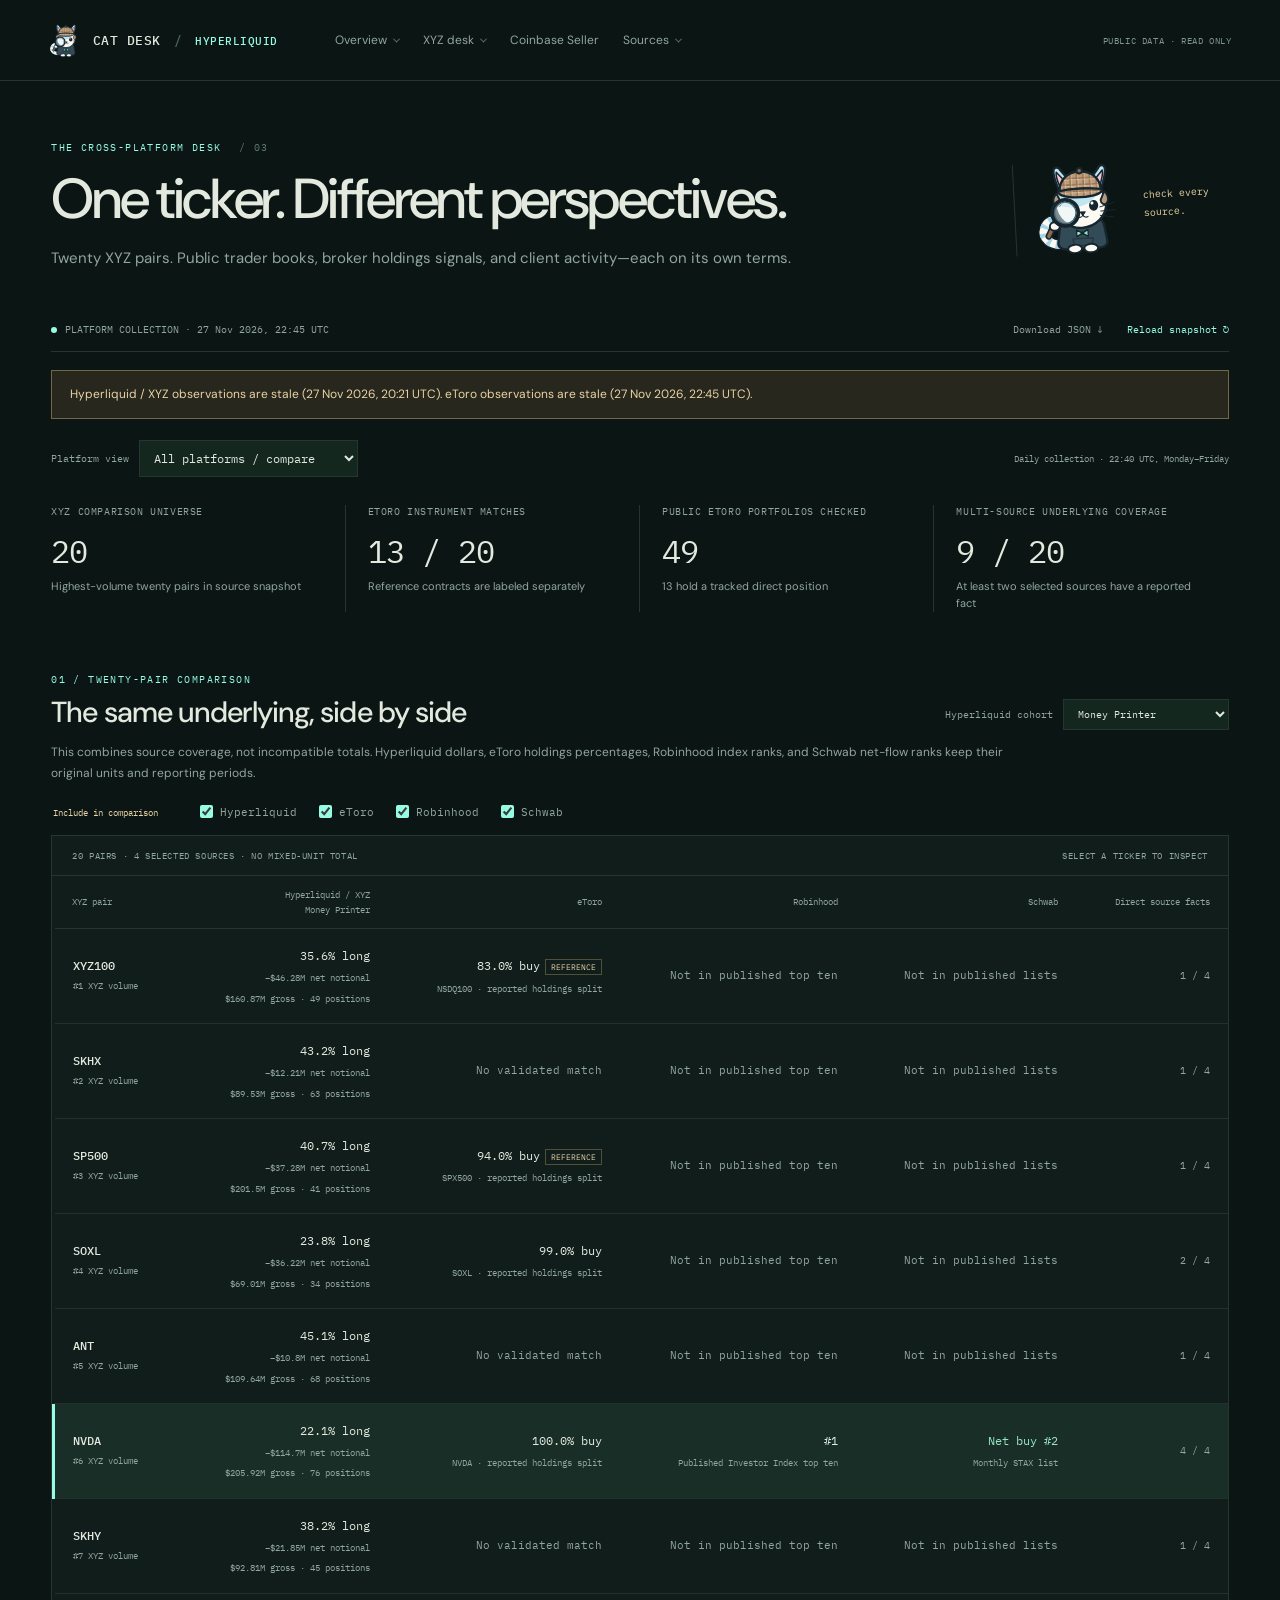
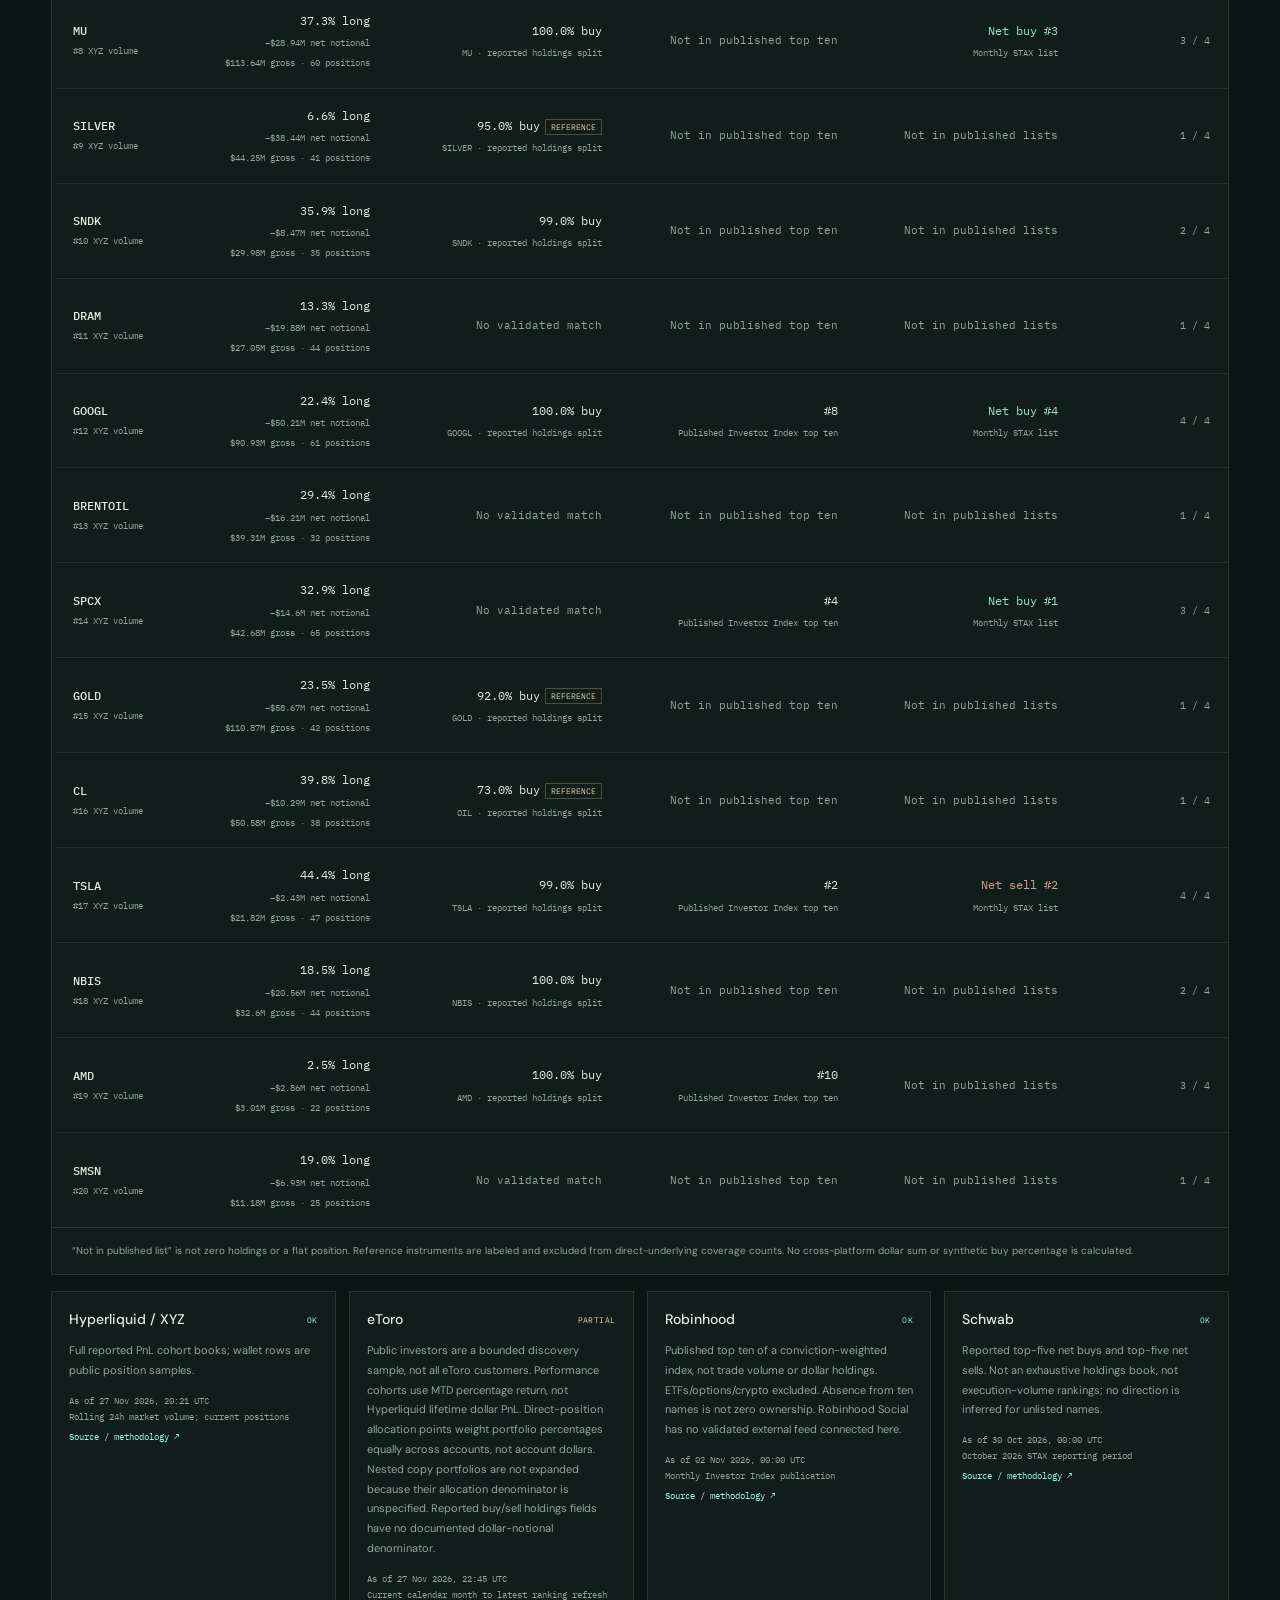
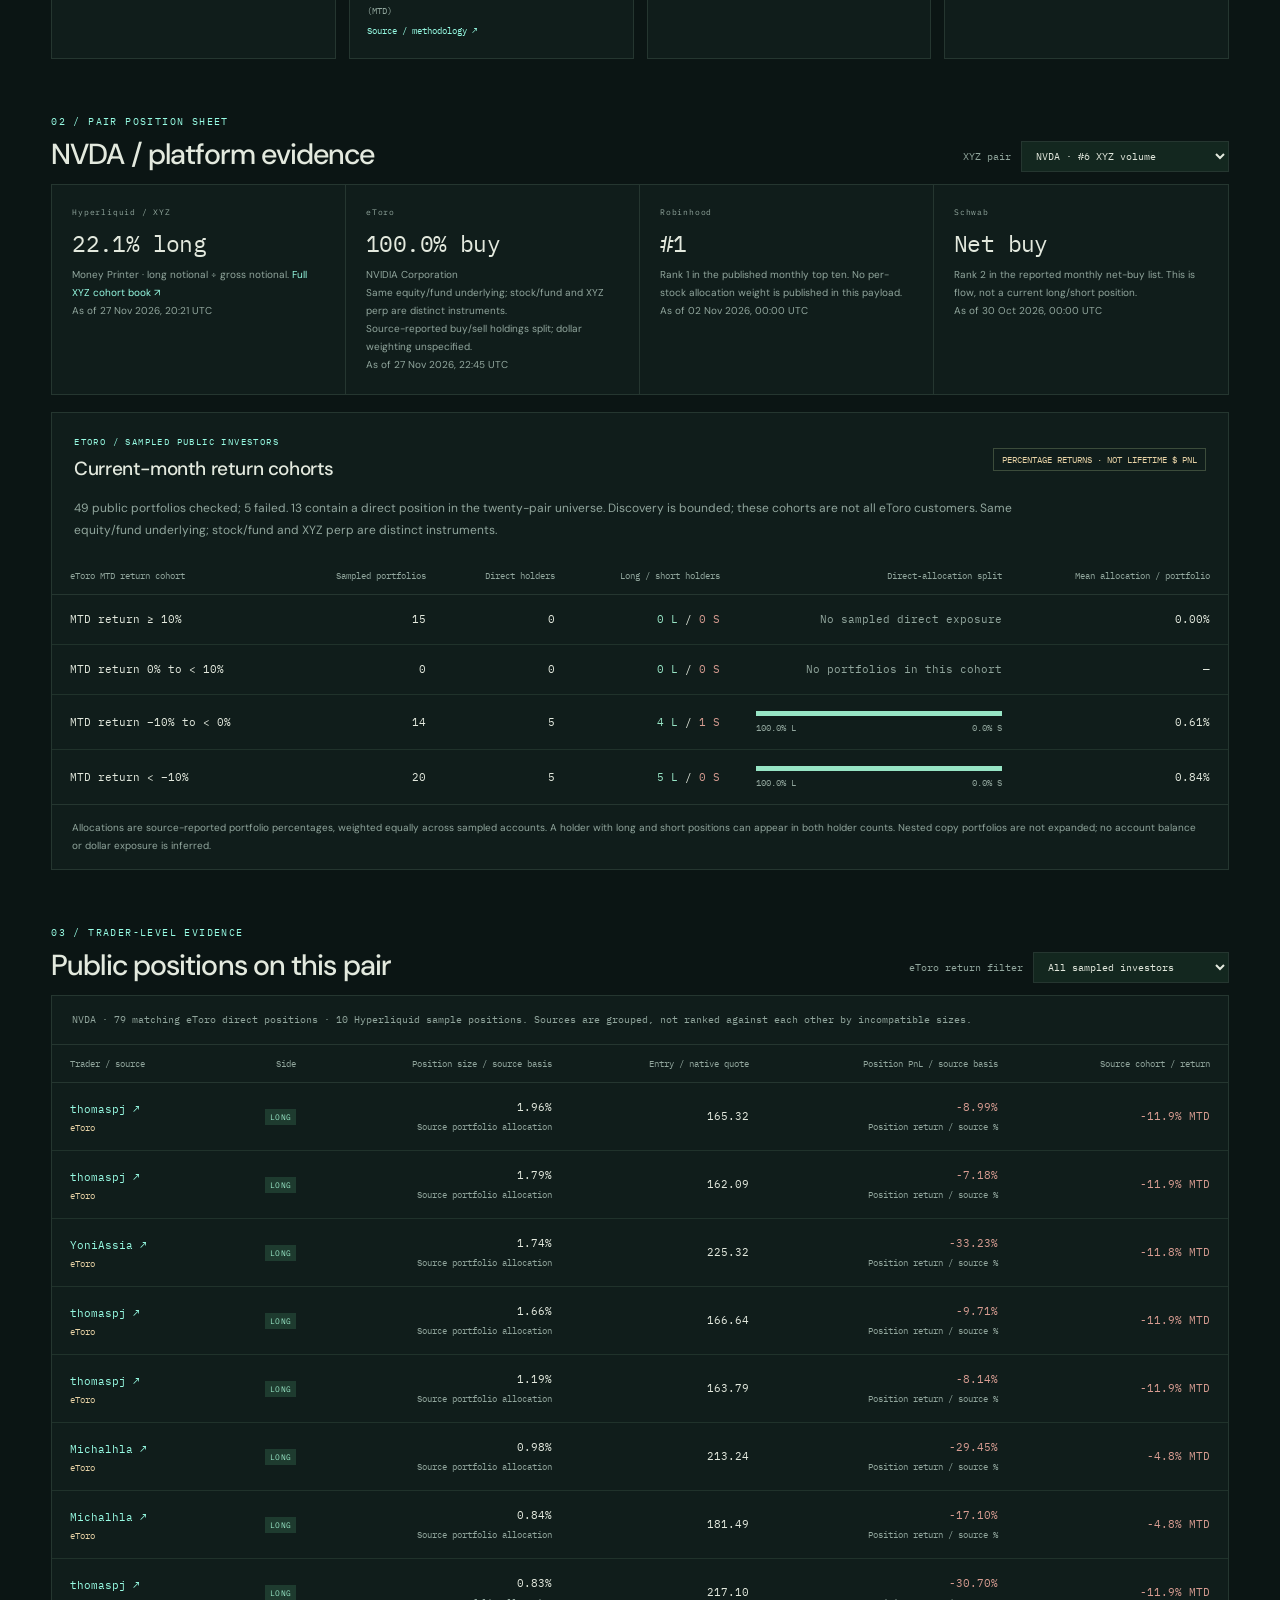
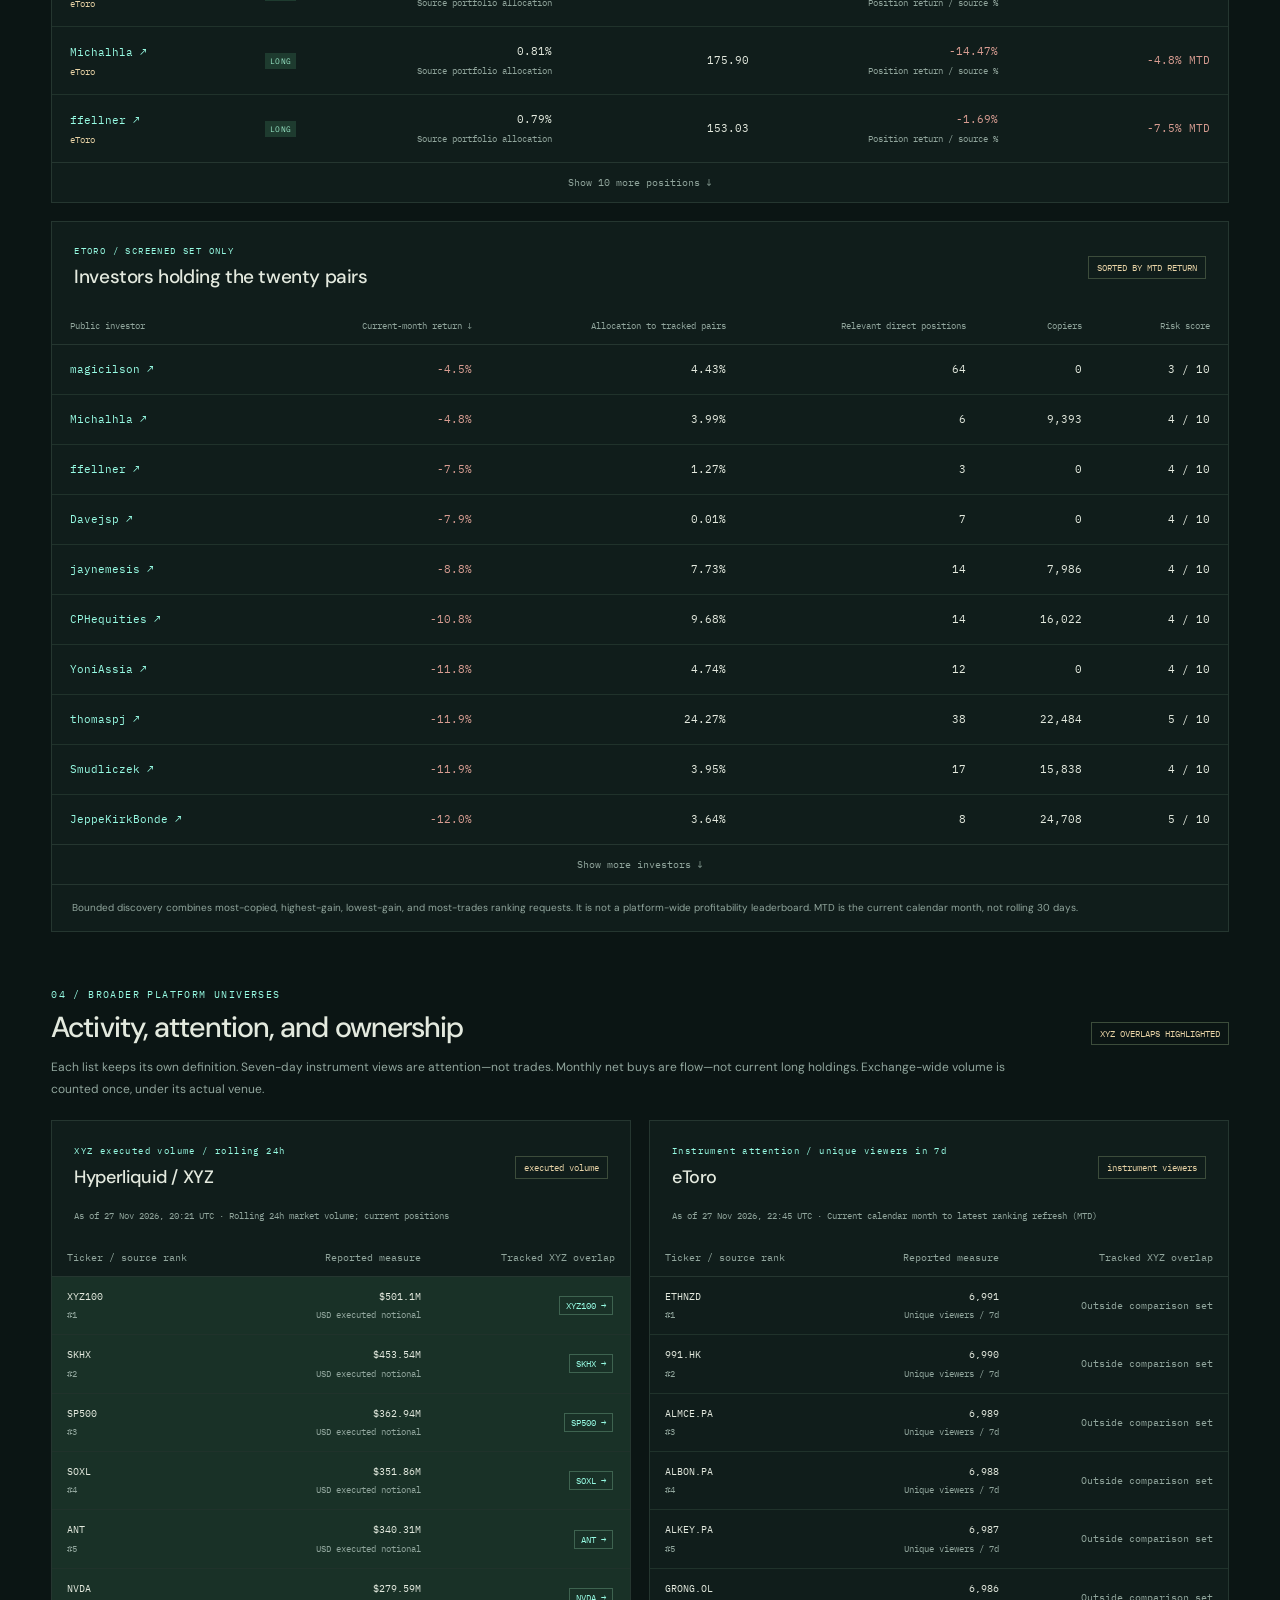
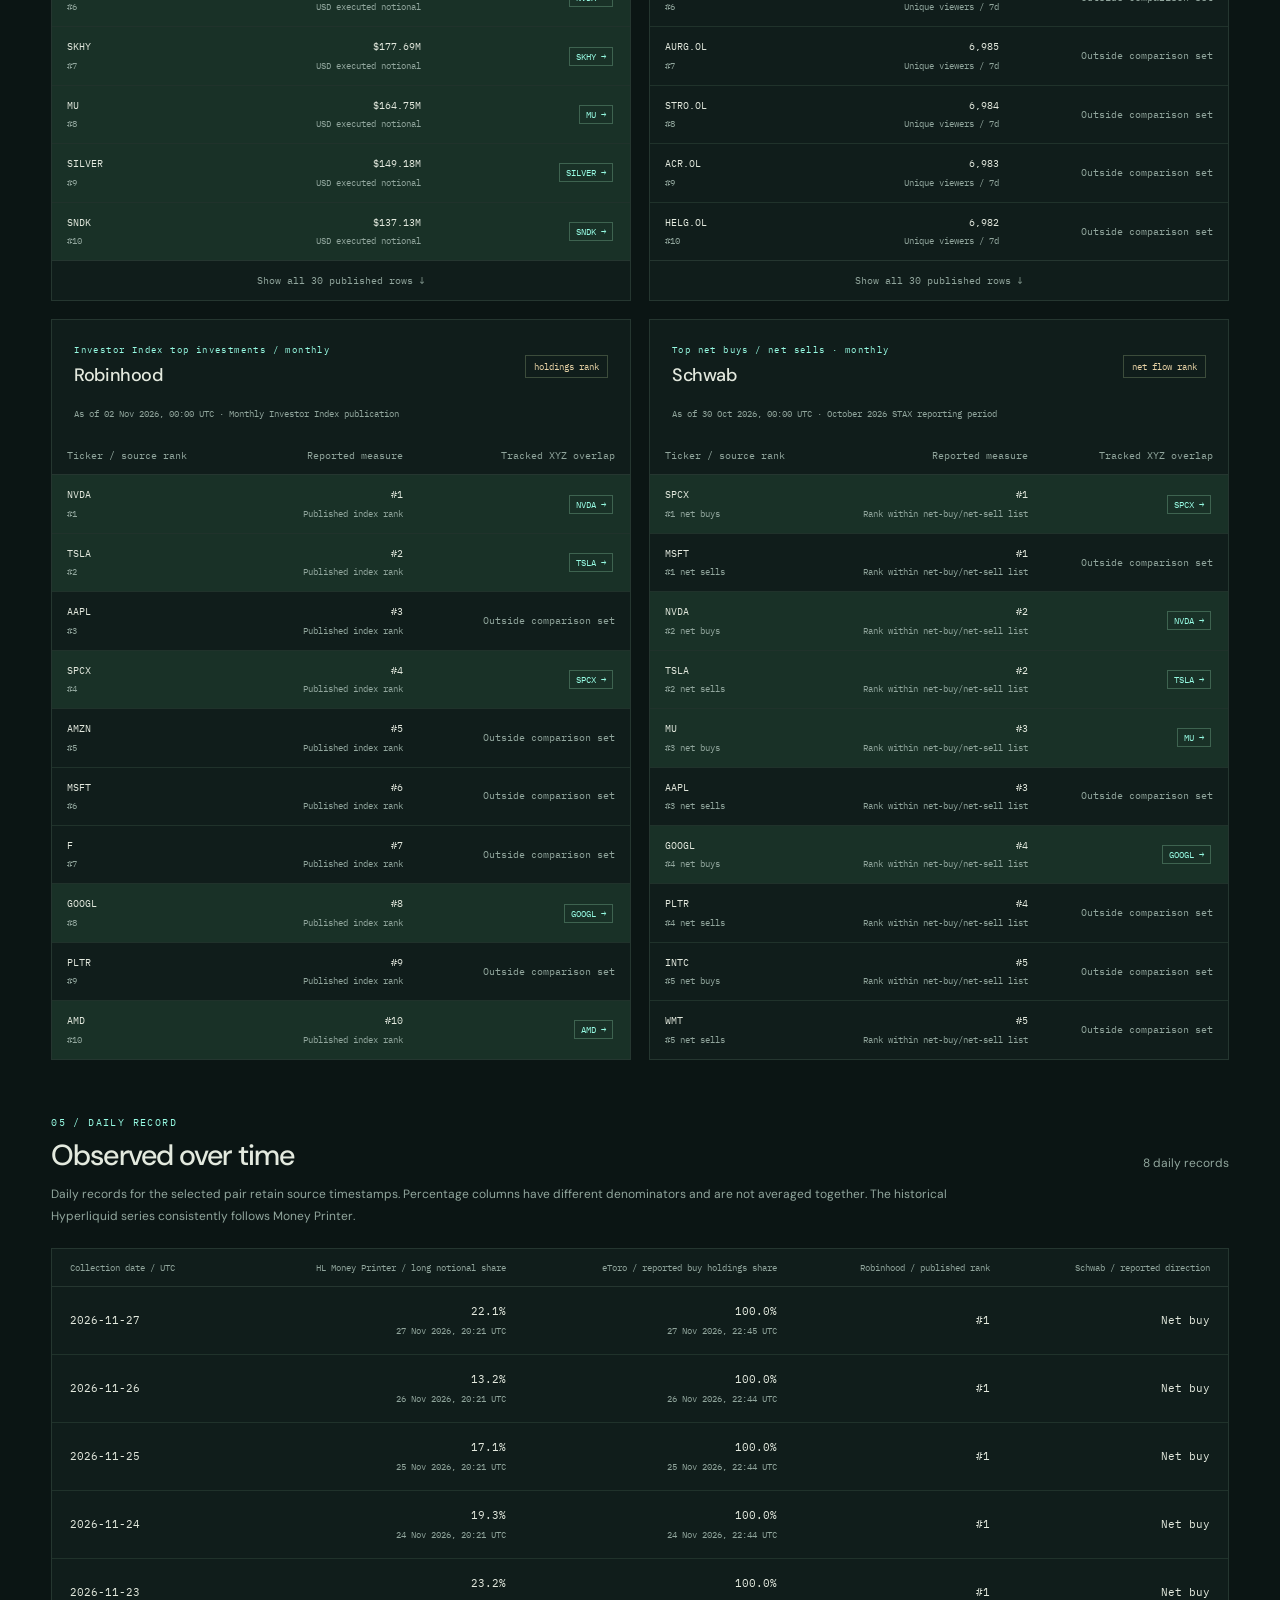
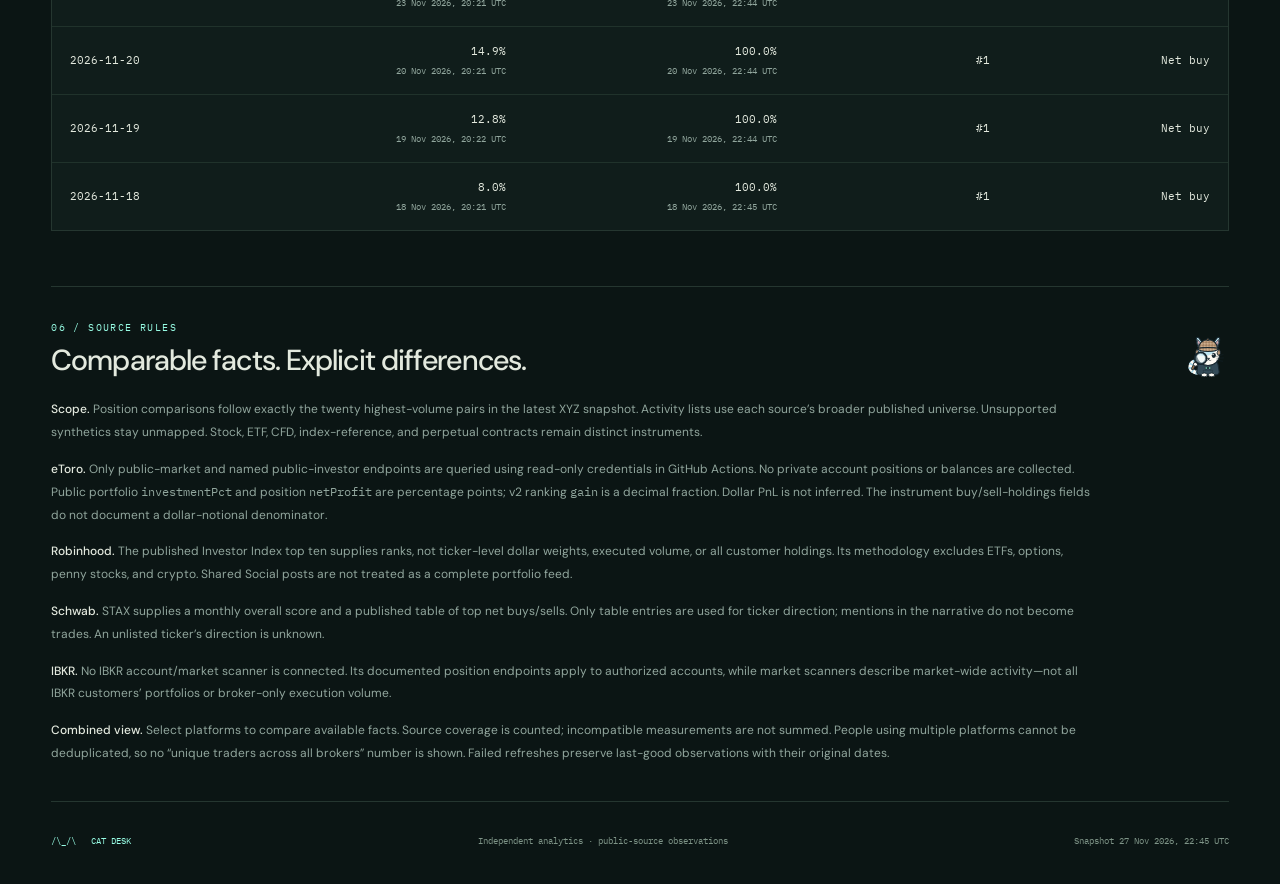
<file: platforms.html>
<!doctype html>
<html lang="en">
<head>
  <meta charset="utf-8">
  <meta name="viewport" content="width=device-width, initial-scale=1">
  <meta name="theme-color" content="#0b1514">
  <meta name="description" content="Compare twenty XYZ pairs with eToro public portfolios, Robinhood index investments, and Schwab client activity. Individual platform views and source-labeled comparisons.">
  <title>Across Platforms — Cat Desk</title>
  <link rel="icon" href="assets/cat-detective.svg" type="image/svg+xml">
  <link rel="stylesheet" href="styles.css">
  <link rel="stylesheet" href="platforms.css">
  <script src="nav.js" defer></script>
  <script src="platforms.js" defer></script>
</head>
<body>
  <a class="skip-link" href="#comparison">Skip to platform comparison</a>
  <header class="topbar">
    <a class="brand" href="index.html"><img src="assets/cat-detective.svg" width="34" height="34" alt=""><span>CAT DESK<span class="brand-divider">/</span><span class="brand-network">HYPERLIQUID</span></span></a>
    <button class="nav-burger" type="button" aria-expanded="false" aria-controls="site-nav">MENU</button>
    <nav id="site-nav" aria-label="Main navigation">
      <div class="nav-dd"><button type="button" aria-expanded="false">Overview</button><div class="nav-menu">
        <a href="index.html">Dashboard home</a>
        <a href="index.html#cohorts">Where the money sits</a>
        <a href="index.html#allocation">Asset allocation</a>
        <a href="index.html#book">Inside the book</a>
        <a href="index.html#positions">Largest open positions</a>
        <a href="index.html#liquidations">Crypto liquidation watch</a>
      </div></div>
      <div class="nav-dd"><button type="button" aria-expanded="false">XYZ desk</button><div class="nav-menu">
        <a href="xyz.html#matrix">Cohort matrix</a>
        <a href="xyz.html#pair-detail">Pair breakdown</a>
        <a href="xyz.html#pair-trades">Open trades</a>
        <a href="xyz.html#tradfi">TradFi markets</a>
        <a href="index.html#xyz">xyz specialists</a>
        <a href="platforms.html">Across platforms</a>
      </div></div>
      <a href="coinbase-seller.html" class="seller-tab">Coinbase Seller</a>
      <div class="nav-dd"><button type="button" aria-expanded="false">Sources</button><div class="nav-menu">
        <a href="index.html#sources">Data sources</a>
        <a href="xyz.html#method">Coverage &amp; method</a>
      </div></div>
    </nav>
    <span class="desk-tag">PUBLIC DATA · READ ONLY</span>
  </header>

  <main class="container">
    <section class="hero" aria-labelledby="page-title"><div><p class="eyebrow">THE CROSS-PLATFORM DESK <span>/ 03</span></p><h1 id="page-title">One ticker. Different perspectives.</h1><p class="intro">Twenty XYZ pairs. Public trader books, broker holdings signals, and client activity—each on its own terms.</p></div><div class="hero-cat"><img src="assets/cat-detective.svg" width="92" height="92" alt="Detective cat mascot"><span>check every source.</span></div></section>
    <div class="statusbar"><span id="platform-freshness" role="status">Loading platform snapshots…</span><div><a href="data/platforms.json" download="cat-desk-platforms.json">Download JSON ↓</a><button type="button" id="platform-reload" class="text-button">Reload snapshot ↻</button></div></div>
    <div class="notice" id="platform-notice" role="status" hidden></div>
    <noscript><p class="notice">Enable JavaScript or download the <a href="data/platforms.json">platform snapshot</a>.</p></noscript>
    <div class="platform-toolbar"><div><label for="platform-view">Platform view</label><select id="platform-view"><option value="all">All platforms / compare</option><option value="hyperliquid">Hyperliquid / XYZ</option><option value="etoro">eToro</option><option value="robinhood">Robinhood</option><option value="schwab">Schwab</option><option value="ibkr">IBKR / access status</option></select></div><span>Daily collection · 22:40 UTC, Monday–Friday</span></div>
    <section id="platform-kpis" class="kpis" aria-label="Cross-platform coverage"></section>

    <section id="comparison" class="section" aria-labelledby="comparison-heading"><div class="section-head"><div><p class="eyebrow">01 / TWENTY-PAIR COMPARISON</p><h2 id="comparison-heading">The same underlying, side by side</h2></div><div class="platform-field"><label for="hl-cohort">Hyperliquid cohort</label><select id="hl-cohort"></select></div></div><p class="section-note">This combines source coverage, not incompatible totals. Hyperliquid dollars, eToro holdings percentages, Robinhood index ranks, and Schwab net-flow ranks keep their original units and reporting periods.</p>
      <fieldset class="compare-sources" id="compare-sources"><legend>Include in comparison</legend><label><input type="checkbox" value="hyperliquid" checked> Hyperliquid</label><label><input type="checkbox" value="etoro" checked> eToro</label><label><input type="checkbox" value="robinhood" checked> Robinhood</label><label><input type="checkbox" value="schwab" checked> Schwab</label></fieldset>
      <div class="panel"><div class="panel-meta"><span id="comparison-coverage"></span><span>SELECT A TICKER TO INSPECT</span></div><div class="table-scroll"><table class="platform-comparison"><thead id="comparison-head"></thead><tbody id="comparison-rows"></tbody></table></div><p class="footnote table-footnote">“Not in published list” is not zero holdings or a flat position. Reference instruments are labeled and excluded from direct-underlying coverage counts. No cross-platform dollar sum or synthetic buy percentage is calculated.</p></div>
      <div id="platform-cards" class="platform-cards" aria-label="Platform measurement and freshness"></div>
    </section>

    <section id="platform-pair" class="section" aria-labelledby="platform-pair-heading"><div class="section-head"><div><p class="eyebrow">02 / PAIR POSITION SHEET</p><h2 id="platform-pair-heading">Pair detail</h2></div><div class="platform-field"><label for="platform-pair-select">XYZ pair</label><select id="platform-pair-select"></select></div></div><div id="pair-facts" class="pair-facts"></div>
      <section id="etoro-cohorts" class="panel" aria-labelledby="etoro-cohort-heading"><div class="panel-heading"><div><p class="eyebrow">ETORO / SAMPLED PUBLIC INVESTORS</p><h3 id="etoro-cohort-heading">Current-month return cohorts</h3></div><span class="chip">PERCENTAGE RETURNS · NOT LIFETIME $ PNL</span></div><p class="section-note panel-note" id="etoro-sample-note"></p><div class="table-scroll"><table><thead><tr><th scope="col">eToro MTD return cohort</th><th scope="col">Sampled portfolios</th><th scope="col">Direct holders</th><th scope="col">Long / short holders</th><th scope="col">Direct-allocation split</th><th scope="col">Mean allocation / portfolio</th></tr></thead><tbody id="etoro-cohort-rows"></tbody></table></div><p class="footnote table-footnote">Allocations are source-reported portfolio percentages, weighted equally across sampled accounts. A holder with long and short positions can appear in both holder counts. Nested copy portfolios are not expanded; no account balance or dollar exposure is inferred.</p></section>
    </section>

    <section id="public-traders" class="section" aria-labelledby="public-trader-heading"><div class="section-head"><div><p class="eyebrow">03 / TRADER-LEVEL EVIDENCE</p><h2 id="public-trader-heading">Public positions on this pair</h2></div><div class="platform-field"><label for="public-cohort-filter">eToro return filter</label><select id="public-cohort-filter"><option value="all">All sampled investors</option><option value="positive">Non-negative MTD return</option><option value="negative">Negative MTD return</option><option value="strong_gain">MTD ≥ 10%</option><option value="gain">MTD 0% to &lt; 10%</option><option value="loss">MTD −10% to &lt; 0%</option><option value="large_loss">MTD &lt; −10%</option></select></div></div><div class="panel"><p class="coverage-strip" id="public-position-coverage"></p><div class="table-scroll"><table><thead><tr><th scope="col">Trader / source</th><th scope="col">Side</th><th scope="col">Position size / source basis</th><th scope="col">Entry / native quote</th><th scope="col">Position PnL / source basis</th><th scope="col">Source cohort / return</th></tr></thead><tbody id="public-position-rows"></tbody></table></div><button type="button" class="more-button" id="more-public-positions" hidden>Show more public positions ↓</button></div>
      <section id="etoro-investors" class="panel investor-panel" aria-labelledby="investor-heading"><div class="panel-heading"><div><p class="eyebrow">ETORO / SCREENED SET ONLY</p><h3 id="investor-heading">Investors holding the twenty pairs</h3></div><span class="chip">SORTED BY MTD RETURN</span></div><div class="table-scroll"><table><thead><tr><th scope="col">Public investor</th><th scope="col">Current-month return ↓</th><th scope="col">Allocation to tracked pairs</th><th scope="col">Relevant direct positions</th><th scope="col">Copiers</th><th scope="col">Risk score</th></tr></thead><tbody id="investor-rows"></tbody></table></div><button class="more-button" id="more-investors" type="button" hidden>Show more investors ↓</button><p class="footnote table-footnote">Bounded discovery combines most-copied, highest-gain, lowest-gain, and most-trades ranking requests. It is not a platform-wide profitability leaderboard. MTD is the current calendar month, not rolling 30 days.</p></section>
    </section>

    <section id="platform-activity" class="section" aria-labelledby="activity-heading"><div class="section-head"><div><p class="eyebrow">04 / BROADER PLATFORM UNIVERSES</p><h2 id="activity-heading">Activity, attention, and ownership</h2></div><span class="chip">XYZ OVERLAPS HIGHLIGHTED</span></div><p class="section-note">Each list keeps its own definition. Seven-day instrument views are attention—not trades. Monthly net buys are flow—not current long holdings. Exchange-wide volume is counted once, under its actual venue.</p><div id="activity-boards" class="activity-boards"></div></section>

    <section id="platform-history" class="section" aria-labelledby="history-heading"><div class="section-head"><div><p class="eyebrow">05 / DAILY RECORD</p><h2 id="history-heading">Observed over time</h2></div><span class="small muted" id="history-note"></span></div><p class="section-note">Daily records for the selected pair retain source timestamps. Percentage columns have different denominators and are not averaged together. The historical Hyperliquid series consistently follows Money Printer.</p><div class="panel"><div class="table-scroll"><table><thead id="platform-history-head"></thead><tbody id="platform-history-rows"></tbody></table></div></div></section>

    <section id="platform-method" class="section source-section" aria-labelledby="platform-method-heading"><div class="section-head"><div><p class="eyebrow">06 / SOURCE RULES</p><h2 id="platform-method-heading">Comparable facts. Explicit differences.</h2></div><img src="assets/cat-detective.svg" width="42" height="42" alt=""></div><div class="reading-guide platform-guide"><p><strong>Scope.</strong> Position comparisons follow exactly the twenty highest-volume pairs in the latest XYZ snapshot. Activity lists use each source’s broader published universe. Unsupported synthetics stay unmapped. Stock, ETF, CFD, index-reference, and perpetual contracts remain distinct instruments.</p><p><strong>eToro.</strong> Only public-market and named public-investor endpoints are queried using read-only credentials in GitHub Actions. No private account positions or balances are collected. Public portfolio <code>investmentPct</code> and position <code>netProfit</code> are percentage points; v2 ranking <code>gain</code> is a decimal fraction. Dollar PnL is not inferred. The instrument buy/sell-holdings fields do not document a dollar-notional denominator.</p><p><strong>Robinhood.</strong> The published Investor Index top ten supplies ranks, not ticker-level dollar weights, executed volume, or all customer holdings. Its methodology excludes ETFs, options, penny stocks, and crypto. Shared Social posts are not treated as a complete portfolio feed.</p><p><strong>Schwab.</strong> STAX supplies a monthly overall score and a published table of top net buys/sells. Only table entries are used for ticker direction; mentions in the narrative do not become trades. An unlisted ticker’s direction is unknown.</p><p><strong>IBKR.</strong> No IBKR account/market scanner is connected. Its documented position endpoints apply to authorized accounts, while market scanners describe market-wide activity—not all IBKR customers’ portfolios or broker-only execution volume.</p><p><strong>Combined view.</strong> Select platforms to compare available facts. Source coverage is counted; incompatible measurements are not summed. People using multiple platforms cannot be deduplicated, so no “unique traders across all brokers” number is shown. Failed refreshes preserve last-good observations with their original dates.</p></div></section>
    <footer><a class="footer-brand" href="index.html">/\_/\ &nbsp; CAT DESK</a><span>Independent analytics · public-source observations</span><span id="platform-build-time"></span></footer>
  </main>
</body>
</html>
</file>
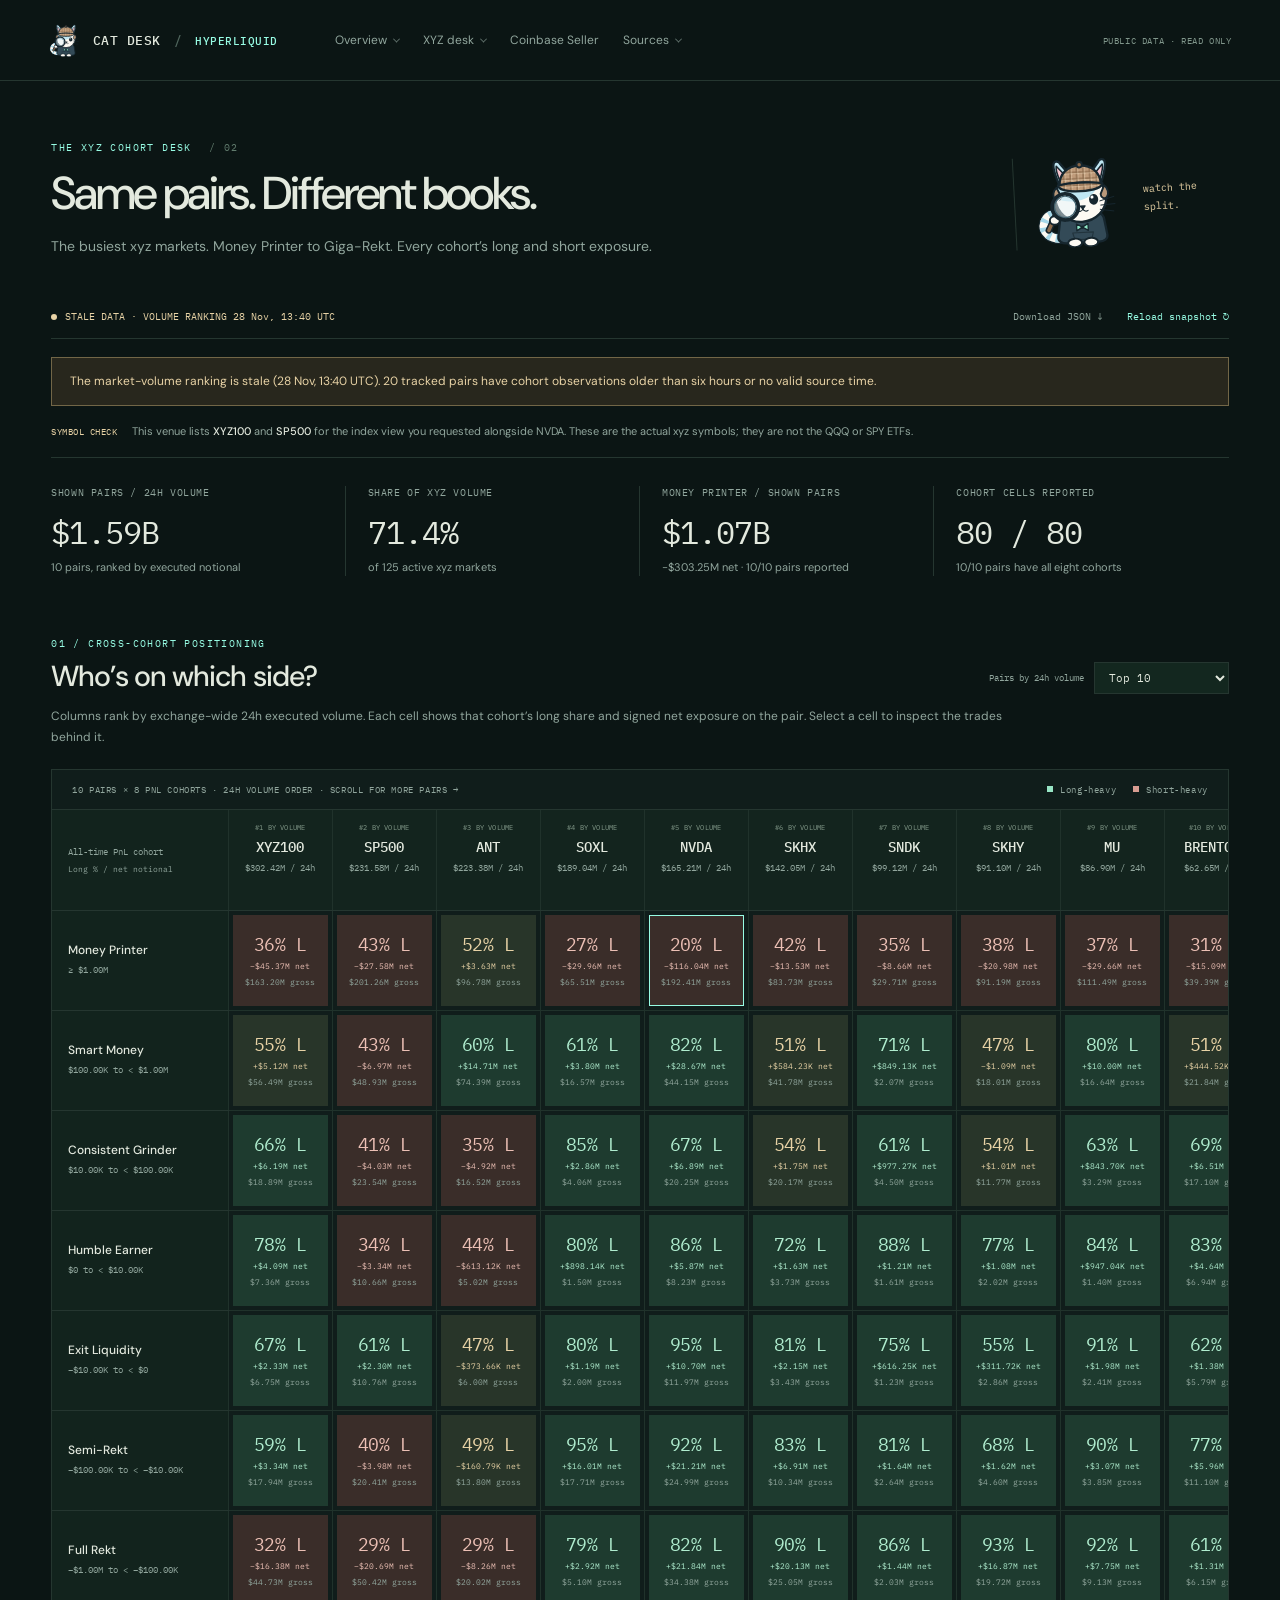
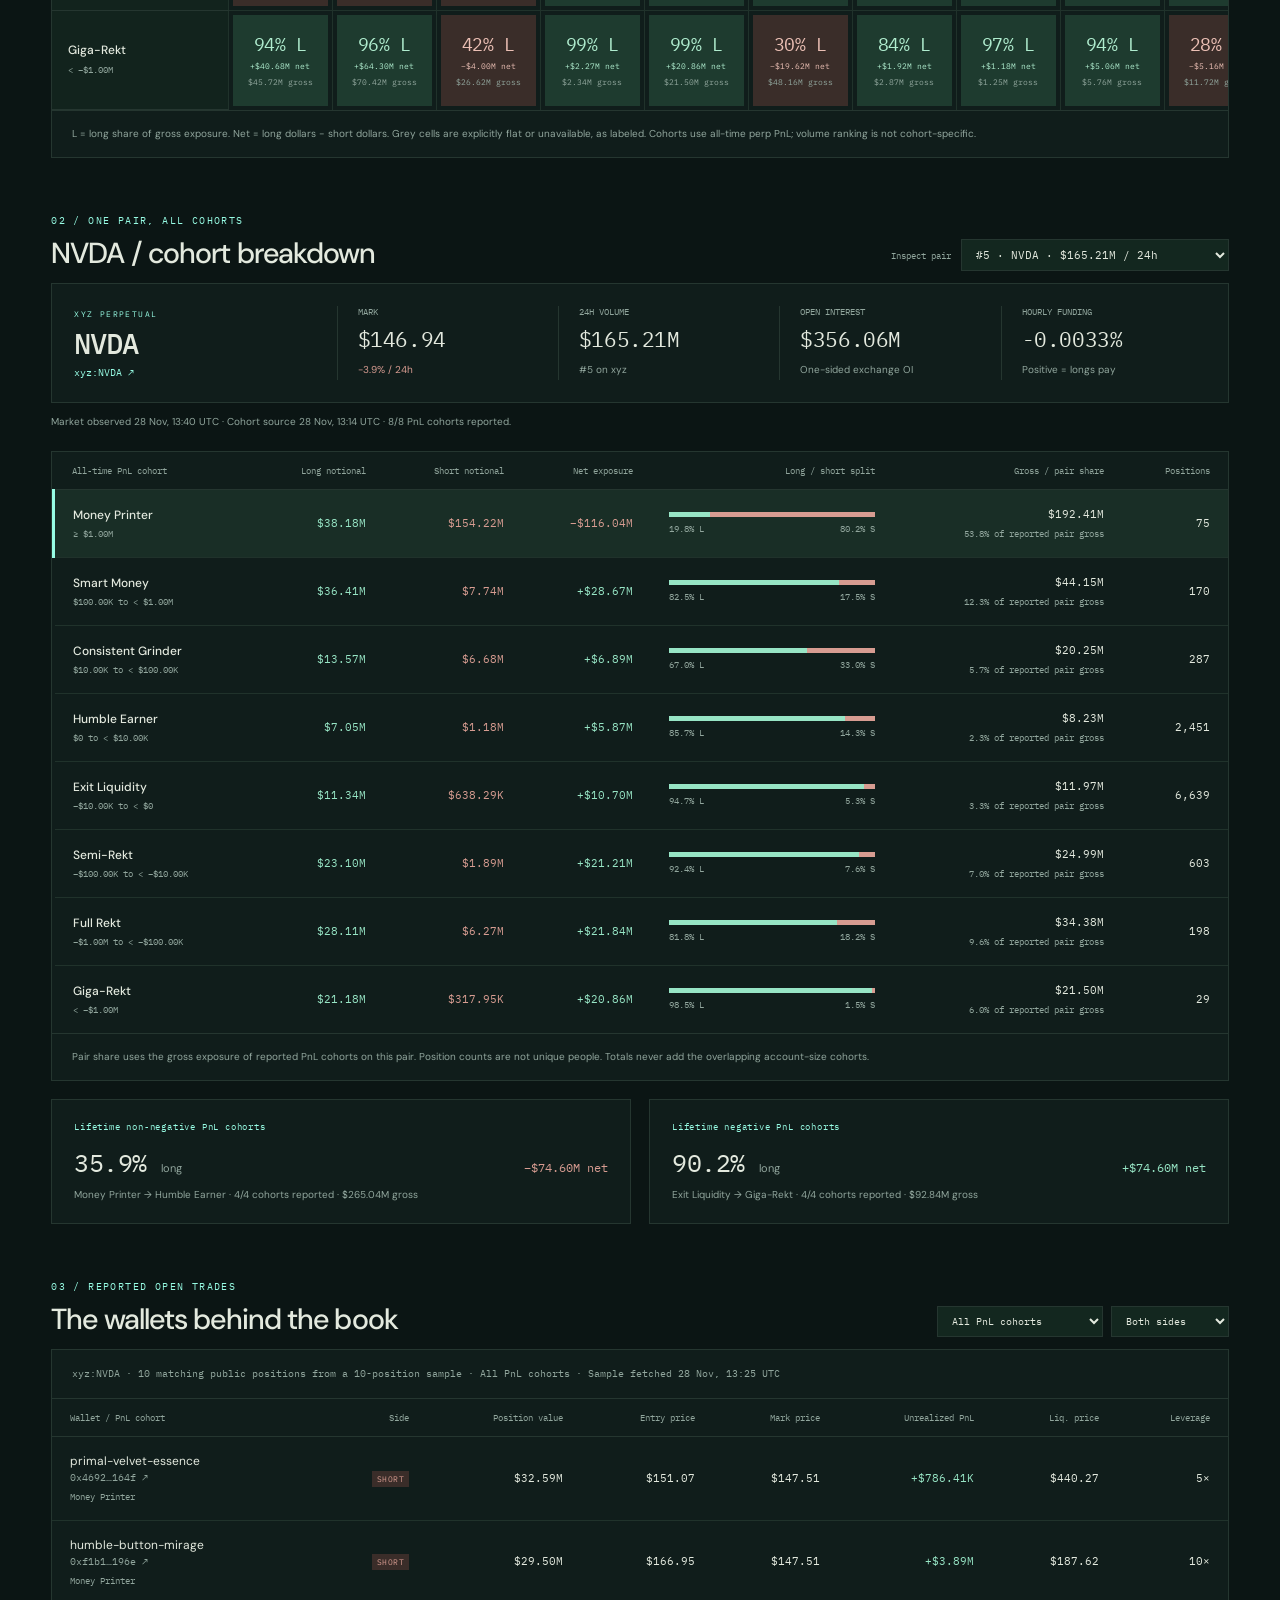
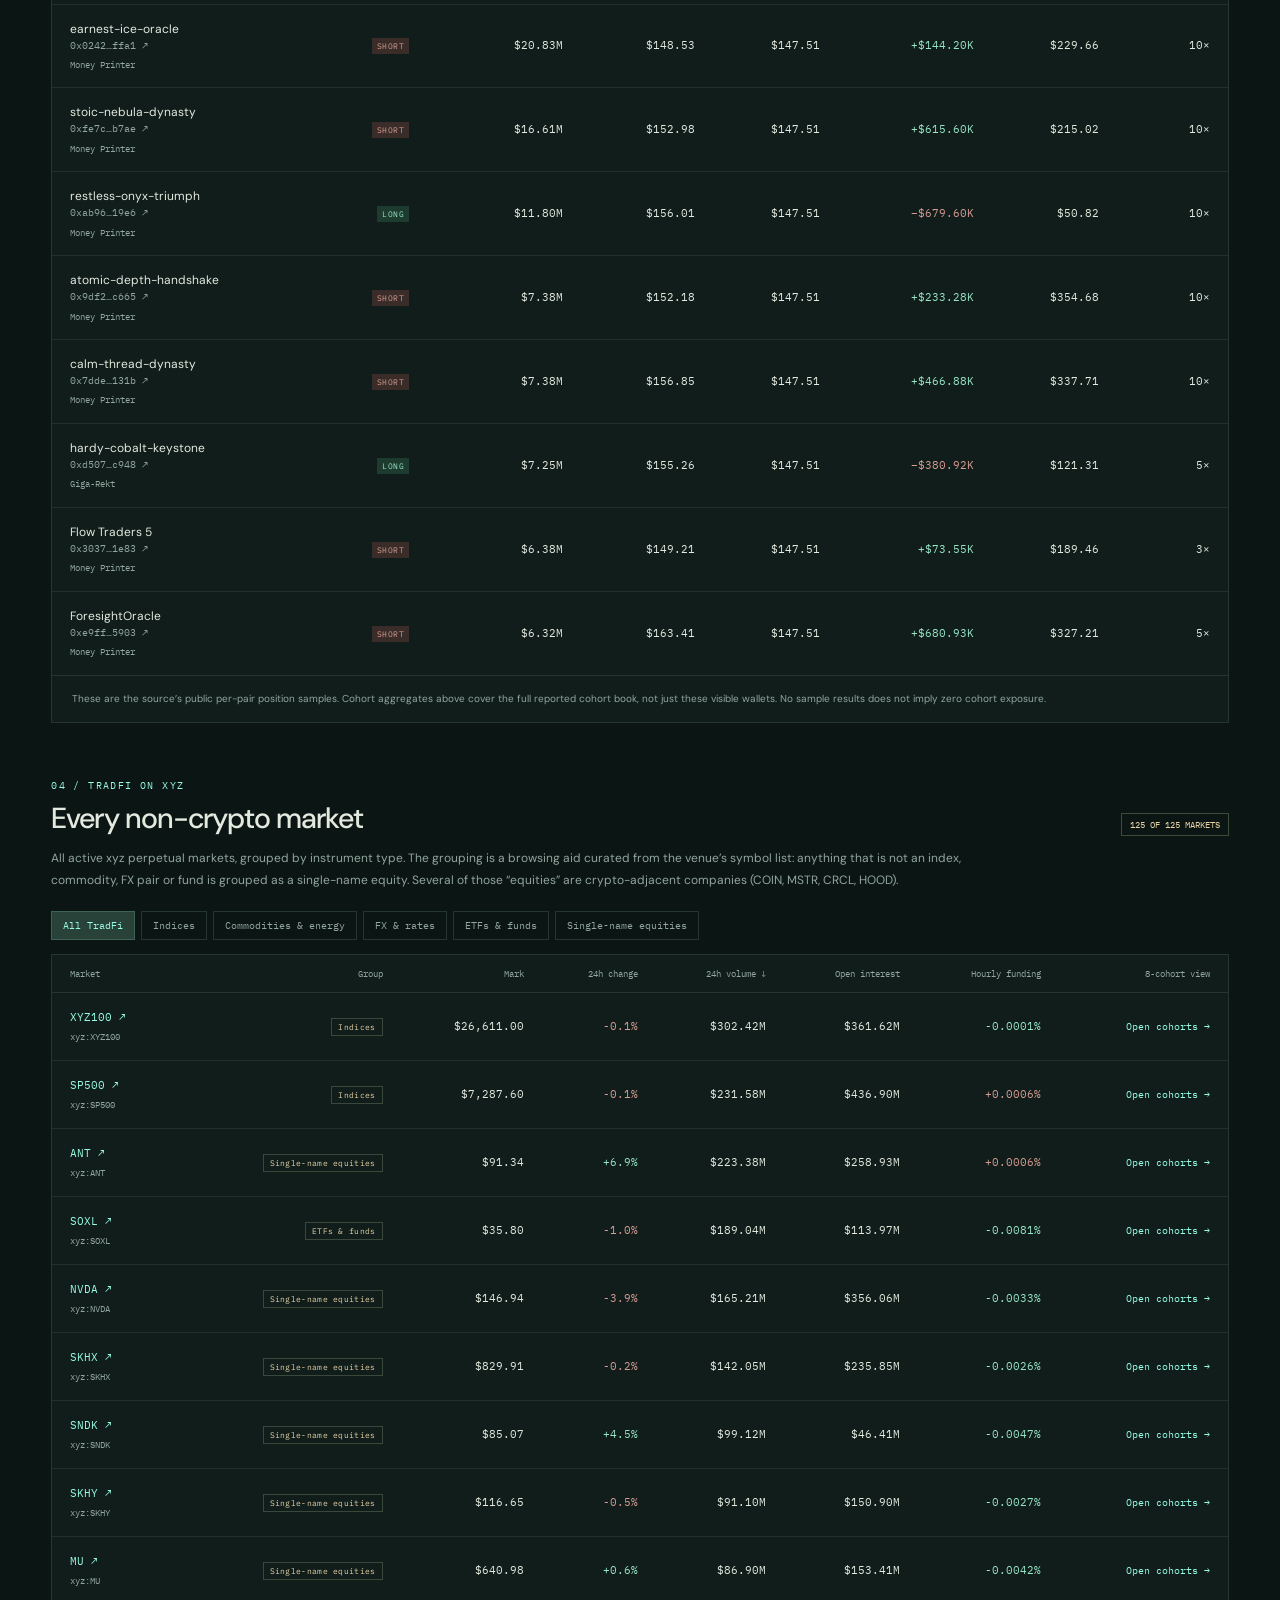
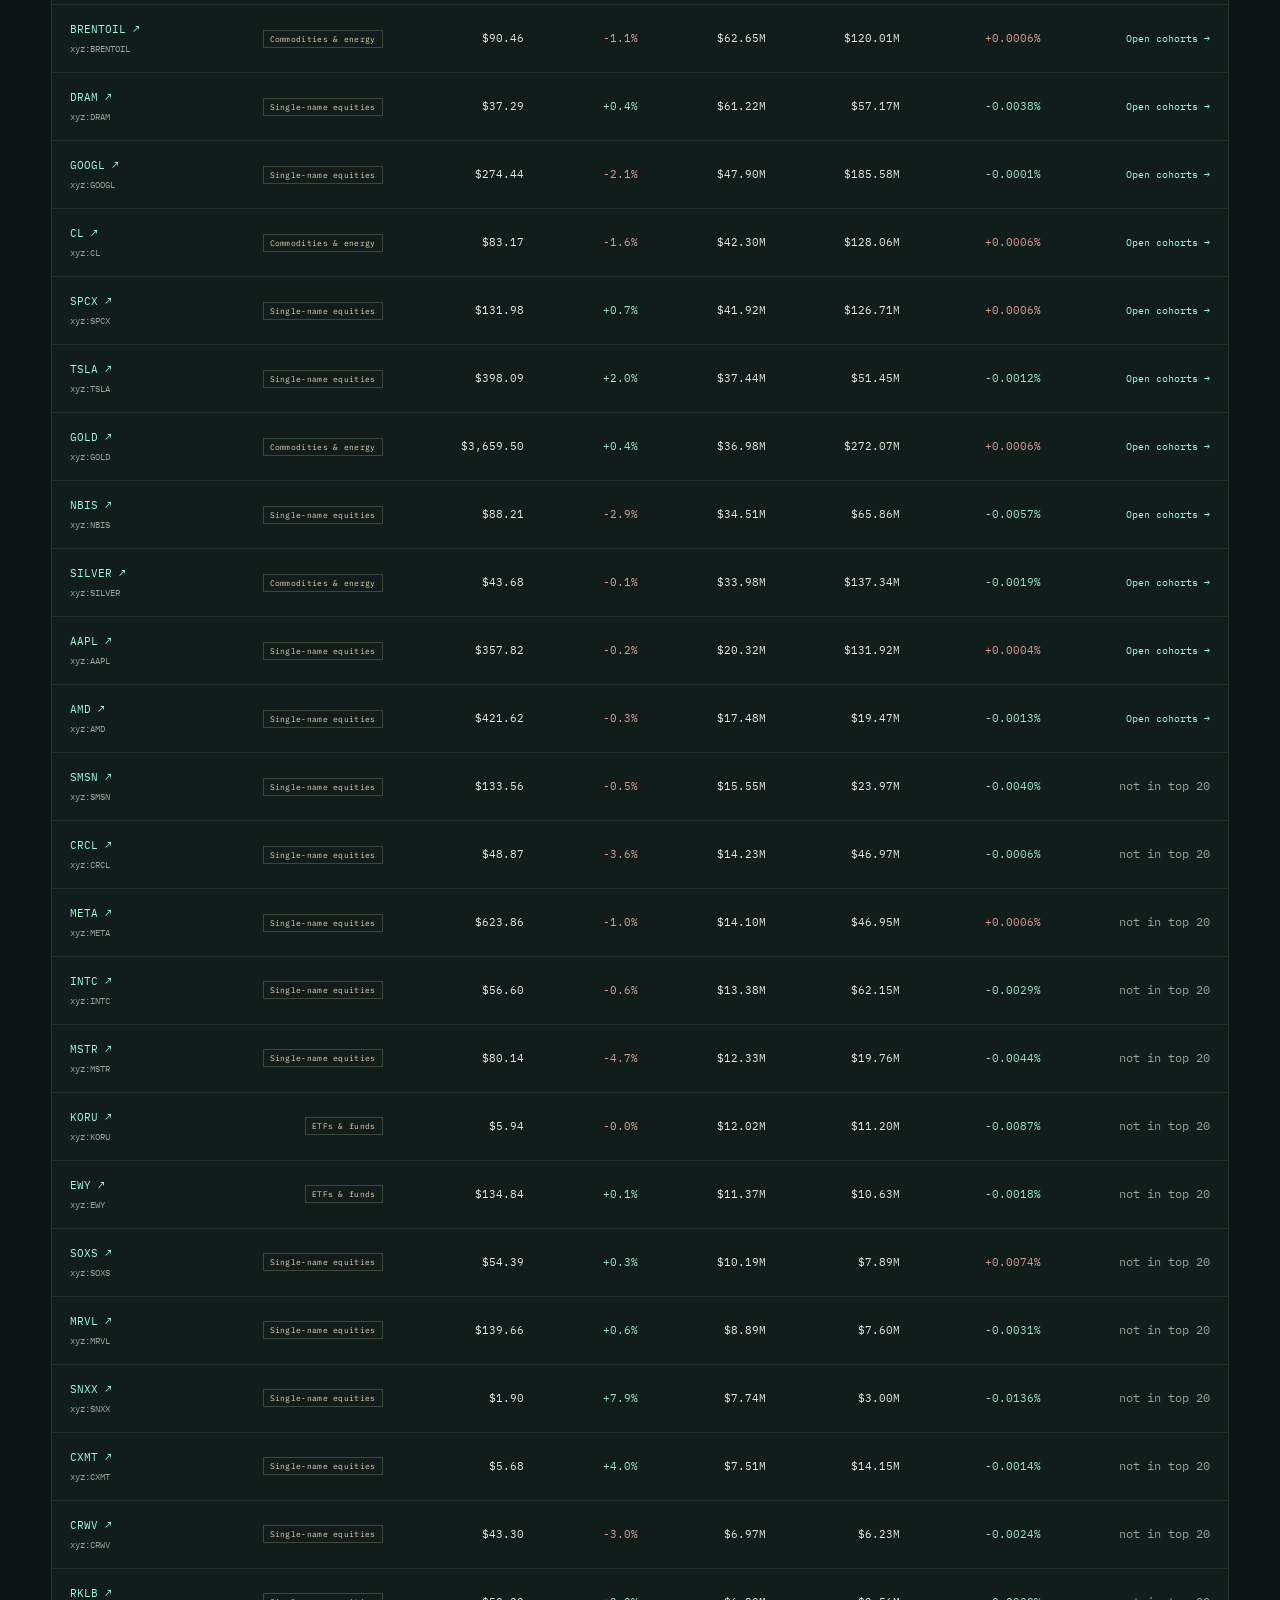
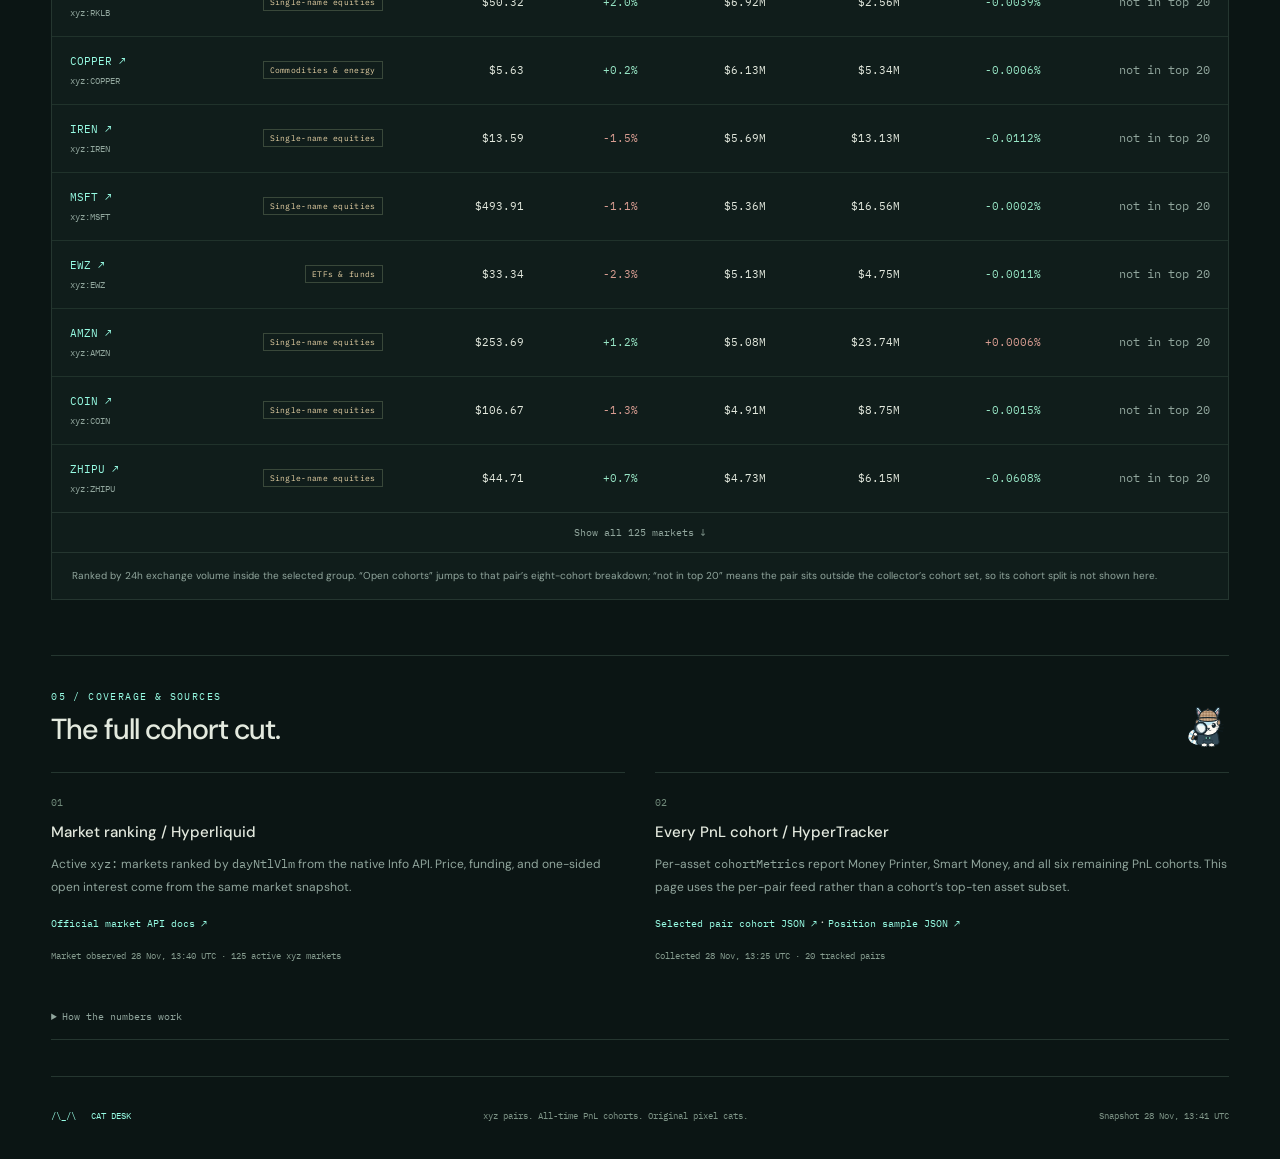
<file: xyz.html>
<!doctype html>
<html lang="en">
<head>
  <meta charset="utf-8">
  <meta name="viewport" content="width=device-width, initial-scale=1">
  <meta name="theme-color" content="#0b1514">
  <meta name="description" content="The busiest xyz pairs on Hyperliquid, with Money Printer, Smart Money, and every all-time PnL cohort's long/short positioning.">
  <title>xyz Cohort Desk — Cat Desk</title>
  <link rel="icon" href="assets/cat-detective.svg" type="image/svg+xml">
  <link rel="stylesheet" href="styles.css">
  <link rel="stylesheet" href="xyz.css">
  <script src="nav.js" defer></script>
  <script src="data-feed.js" defer></script>
  <script src="xyz.js" defer></script>
</head>
<body class="xyz-desk">
  <a class="skip-link" href="#matrix">Skip to cohort matrix</a>
  <header class="topbar">
    <a class="brand" href="index.html"><img src="assets/cat-detective.svg" width="34" height="34" alt=""><span>CAT DESK<span class="brand-divider">/</span><span class="brand-network">HYPERLIQUID</span></span></a>
    <button class="nav-burger" type="button" aria-expanded="false" aria-controls="site-nav">MENU</button>
    <nav id="site-nav" aria-label="Main navigation">
      <div class="nav-dd"><button type="button" aria-expanded="false">Overview</button><div class="nav-menu">
        <a href="index.html">Dashboard home</a>
        <a href="index.html#cohorts">Where the money sits</a>
        <a href="index.html#allocation">Asset allocation</a>
        <a href="index.html#book">Inside the book</a>
        <a href="index.html#positions">Largest open positions</a>
        <a href="index.html#liquidations">Crypto liquidation watch</a>
      </div></div>
      <div class="nav-dd"><button type="button" aria-expanded="false">XYZ desk</button><div class="nav-menu">
        <a href="xyz.html#matrix">Cohort matrix</a>
        <a href="xyz.html#pair-detail">Pair breakdown</a>
        <a href="xyz.html#pair-trades">Open trades</a>
        <a href="xyz.html#tradfi">TradFi markets</a>
        <a href="index.html#xyz">xyz specialists</a>
        <a href="platforms.html">Across platforms</a>
      </div></div>
      <a href="coinbase-seller.html" class="seller-tab">Coinbase Seller</a>
      <div class="nav-dd"><button type="button" aria-expanded="false">Sources</button><div class="nav-menu">
        <a href="index.html#sources">Data sources</a>
        <a href="xyz.html#method">Coverage &amp; method</a>
      </div></div>
    </nav>
    <span class="desk-tag">PUBLIC DATA · READ ONLY</span>
  </header>
  <main class="container">
    <section class="hero" aria-labelledby="page-title"><div><p class="eyebrow">THE XYZ COHORT DESK <span>/ 02</span></p><h1 id="page-title">Same pairs. Different books.</h1><p class="intro">The busiest xyz markets. Money Printer to Giga-Rekt. Every cohort’s long and short exposure.</p></div><div class="hero-cat"><img src="assets/cat-detective.svg" width="92" height="92" alt="Detective cat mascot"><span>watch the split.</span></div></section>
    <div class="statusbar"><span id="xyz-freshness" role="status">Loading xyz snapshot…</span><div><a href="data/snapshot.json" download="hyperliquid-snapshot.json">Download JSON ↓</a><button id="xyz-reload" class="text-button" type="button">Reload snapshot ↻</button></div></div>
    <div id="xyz-notice" class="notice" role="status" hidden></div>
    <noscript><p class="notice">Enable JavaScript to inspect the cohorts, or download the <a href="data/snapshot.json">source snapshot</a>.</p></noscript>
    <p class="symbol-note"><span>SYMBOL CHECK</span> This venue lists <strong>XYZ100</strong> and <strong>SP500</strong> for the index view you requested alongside NVDA. These are the actual xyz symbols; they are not the QQQ or SPY ETFs.</p>
    <section id="xyz-kpis" class="kpis" aria-label="Selected xyz market totals"><p class="muted">Reading market data…</p></section>

    <section id="matrix" class="section" aria-labelledby="matrix-heading">
      <div class="section-head"><div><p class="eyebrow">01 / CROSS-COHORT POSITIONING</p><h2 id="matrix-heading">Who’s on which side?</h2></div><div class="xyz-controls"><label for="pair-limit">Pairs by 24h volume</label><select id="pair-limit"><option value="10">Top 10</option><option value="20">Top 20</option><option value="all">All tracked</option></select></div></div>
      <p class="section-note">Columns rank by exchange-wide 24h executed volume. Each cell shows that cohort’s long share and signed net exposure on the pair. Select a cell to inspect the trades behind it.</p>
      <div class="panel"><div class="panel-meta"><span id="matrix-coverage">Reading coverage…</span><span class="legend"><i class="long-dot"></i>Long-heavy <i class="short-dot"></i>Short-heavy</span></div><div class="table-scroll matrix-scroll" tabindex="0" role="region" aria-label="Scrollable cohort by xyz pair positioning matrix"><table class="xyz-matrix"><thead id="matrix-head"></thead><tbody id="matrix-body"></tbody></table></div><p class="footnote table-footnote">L = long share of gross exposure. Net = long dollars − short dollars. Grey cells are explicitly flat or unavailable, as labeled. Cohorts use all-time perp PnL; volume ranking is not cohort-specific.</p></div>
    </section>

    <section id="pair-detail" class="section" aria-labelledby="pair-heading">
      <div class="section-head"><div><p class="eyebrow">02 / ONE PAIR, ALL COHORTS</p><h2 id="pair-heading">Pair breakdown</h2></div><div class="xyz-controls"><label for="pair-select">Inspect pair</label><select id="pair-select"></select></div></div>
      <div class="panel pair-tape" id="pair-tape"></div>
      <p id="pair-source-time" class="section-note pair-source-time"></p>
      <div class="panel"><div class="table-scroll"><table class="pair-cohort-table"><thead><tr><th scope="col">All-time PnL cohort</th><th scope="col">Long notional</th><th scope="col">Short notional</th><th scope="col">Net exposure</th><th scope="col">Long / short split</th><th scope="col">Gross / pair share</th><th scope="col">Positions</th></tr></thead><tbody id="pair-cohort-rows"></tbody></table></div><p class="footnote table-footnote">Pair share uses the gross exposure of reported PnL cohorts on this pair. Position counts are not unique people. Totals never add the overlapping account-size cohorts.</p></div>
      <div id="cohort-comparison" class="cohort-comparison" aria-label="Pair cohort comparison"></div>
    </section>

    <section id="pair-trades" class="section" aria-labelledby="trades-heading"><div class="section-head"><div><p class="eyebrow">03 / REPORTED OPEN TRADES</p><h2 id="trades-heading">The wallets behind the book</h2></div><div class="filter-pair"><label class="sr-only" for="trade-cohort">Filter trades by cohort</label><select id="trade-cohort"><option value="all">All PnL cohorts</option></select><label class="sr-only" for="trade-side">Filter trades by side</label><select id="trade-side"><option value="all">Both sides</option><option value="long">Long</option><option value="short">Short</option></select></div></div><div class="panel"><p class="coverage-strip" id="trade-coverage"></p><div class="table-scroll"><table><thead><tr><th scope="col">Wallet / PnL cohort</th><th scope="col">Side</th><th scope="col">Position value</th><th scope="col">Entry price</th><th scope="col">Mark price</th><th scope="col">Unrealized PnL</th><th scope="col">Liq. price</th><th scope="col">Leverage</th></tr></thead><tbody id="xyz-trade-rows"></tbody></table></div><button id="more-xyz-trades" class="more-button" type="button" hidden>Show more trades ↓</button><p class="footnote table-footnote">These are the source’s public per-pair position samples. Cohort aggregates above cover the full reported cohort book, not just these visible wallets. No sample results does not imply zero cohort exposure.</p></div></section>

    <section id="tradfi" class="section" aria-labelledby="tradfi-heading">
      <div class="section-head"><div><p class="eyebrow">04 / TRADFI ON XYZ</p><h2 id="tradfi-heading">Every non-crypto market</h2></div><span class="chip" id="tradfi-count">—</span></div>
      <p class="section-note">All active xyz perpetual markets, grouped by instrument type. The grouping is a browsing aid curated from the venue’s symbol list: anything that is not an index, commodity, FX pair or fund is grouped as a single-name equity. Several of those “equities” are crypto-adjacent companies (COIN, MSTR, CRCL, HOOD).</p>
      <div class="tradfi-tabs" role="group" aria-label="Filter TradFi markets by group" id="tradfi-tabs"></div>
      <div class="panel"><div class="table-scroll"><table class="tradfi-table"><thead><tr><th scope="col">Market</th><th scope="col">Group</th><th scope="col">Mark</th><th scope="col">24h change</th><th scope="col">24h volume ↓</th><th scope="col">Open interest</th><th scope="col">Hourly funding</th><th scope="col">8-cohort view</th></tr></thead><tbody id="tradfi-rows"></tbody></table></div><button type="button" id="more-tradfi" class="more-button" hidden>Show all markets ↓</button><p class="footnote table-footnote">Ranked by 24h exchange volume inside the selected group. “Open cohorts” jumps to that pair’s eight-cohort breakdown; “not in top 20” means the pair sits outside the collector’s cohort set, so its cohort split is not shown here.</p></div>
    </section>

    <section id="method" class="section source-section" aria-labelledby="method-heading"><div class="section-head"><div><p class="eyebrow">05 / COVERAGE & SOURCES</p><h2 id="method-heading">The full cohort cut.</h2></div><img src="assets/cat-detective.svg" width="42" height="42" alt=""></div><div class="source-grid xyz-source-grid"><article><span class="source-number">01</span><h3>Market ranking / Hyperliquid</h3><p>Active <code>xyz:</code> markets ranked by <code>dayNtlVlm</code> from the native Info API. Price, funding, and one-sided open interest come from the same market snapshot.</p><a href="https://hyperliquid.gitbook.io/hyperliquid-docs/for-developers/api/info-endpoint/perpetuals" target="_blank" rel="noopener noreferrer">Official market API docs ↗</a><p class="source-time" id="xyz-market-time"></p></article><article><span class="source-number">02</span><h3>Every PnL cohort / HyperTracker</h3><p>Per-asset <code>cohortMetrics</code> report Money Printer, Smart Money, and all six remaining PnL cohorts. This page uses the per-pair feed rather than a cohort’s top-ten asset subset.</p><a id="xyz-cohort-source" target="_blank" rel="noopener noreferrer">Selected pair cohort JSON ↗</a> · <a id="xyz-position-source" target="_blank" rel="noopener noreferrer">Position sample JSON ↗</a><p class="source-time" id="xyz-collected-time"></p></article></div><details class="method-details"><summary>How the numbers work</summary><div class="reading-guide"><p><strong>Current exposure, not traded volume.</strong> Long/short dollars are open position notional. Column order is 24h market volume; it is not how much each cohort traded. Each cell’s long share is long ÷ gross, and its net is long − short.</p><p><strong>One classification.</strong> Only all-time perp-PnL cohort IDs 8–15 enter these totals. The same wallet’s size cohort is excluded. Missing cohorts remain unavailable; a reported zero gross value is explicitly flat.</p><p><strong>Independent observations.</strong> Market quotes, per-pair cohorts, and public position samples update independently. Their observation times are displayed. Pair share is relative to this pair’s reported PnL-cohort gross, not margin, equity, or one-sided exchange open interest.</p><p><strong>Bounded universe.</strong> The collector follows the top 20 active xyz pairs by 24h volume, retaining NVDA, XYZ100, and SP500 if those reference markets fall outside that set. “All tracked” shows this collected universe, not every listed xyz market.</p><p><strong>Wallet samples.</strong> Cohort membership comes from the sample’s reported profile segment IDs. Wallets/subaccounts are not consolidated into people. A missing public sample cannot be used to infer a flat cohort.</p></div></details></section>
    <footer><a class="footer-brand" href="index.html">/\_/\ &nbsp; CAT DESK</a><span>xyz pairs. All-time PnL cohorts. Original pixel cats.</span><span id="xyz-build-time"></span></footer>
  </main>
</body>
</html>
</file>
<file: styles.css>
@import url('https://fonts.googleapis.com/css2?family=DM+Sans:wght@400;450;500;550;600;650;700&family=IBM+Plex+Mono:wght@400;450;500;600&display=swap');

:root{color-scheme:dark;--bg:#0b1514;--panel:#101d1b;--raised:#162622;--line:#253630;--text:#e3e9de;--muted:#91a69d;--mint:#97fce4;--long:#97e5c5;--short:#d79c91;--sand:#e8d3a6;--mono:'IBM Plex Mono',Consolas,monospace;--sans:'DM Sans',Arial,sans-serif}
*{box-sizing:border-box}html{scroll-behavior:smooth;scroll-padding-top:28px}body{margin:0;background:var(--bg);color:var(--text);font:14px/1.55 var(--sans);-webkit-font-smoothing:antialiased}a{color:var(--mint);text-decoration:none}a:hover{text-decoration:underline;text-underline-offset:4px}button,select{font:inherit}button,a,select{-webkit-tap-highlight-color:transparent}button,select{color:var(--text);cursor:pointer}button:focus-visible,a:focus-visible,select:focus-visible,summary:focus-visible{outline:2px solid var(--mint);outline-offset:4px}button{border:1px solid var(--line);background:var(--raised)}button:disabled{cursor:wait;opacity:.65}[hidden]{display:none!important}h1,h2,h3,p{margin:0}h1,h2,h3{font-weight:500}h1{font-size:clamp(36px,4.4vw,61px);line-height:1.1;letter-spacing:-2.3px;margin:13px 0 17px}h2{font-size:29px;letter-spacing:-.9px;line-height:1.2}h3{font-size:19px;letter-spacing:-.4px}.mono,code{font-family:var(--mono)}.muted{color:var(--muted)}.small{font-size:12px}.positive{color:var(--long)}.negative{color:var(--short)}.sr-only{position:absolute;width:1px;height:1px;padding:0;margin:-1px;overflow:hidden;clip:rect(0,0,0,0);white-space:nowrap;border:0}.skip-link{position:absolute;top:-50px;left:20px;background:var(--mint);color:var(--bg);padding:10px;z-index:5}.skip-link:focus{top:10px}
.topbar{min-height:81px;border-bottom:1px solid var(--line);display:flex;align-items:center;gap:46px;padding:14px 3.8%}.brand{display:flex;align-items:center;gap:10px;color:var(--text);font:500 13px var(--mono);white-space:nowrap;letter-spacing:.5px}.brand:hover{text-decoration:none}.brand-divider{color:#50665d;margin:0 13px}.brand-network{font-size:11px;color:var(--mint)}nav{display:flex;gap:28px}nav a{font-size:12px;color:var(--muted)}nav a:hover{color:var(--text)}.desk-tag{margin-left:auto;font:9px var(--mono);color:#80968b;letter-spacing:.6px;white-space:nowrap}.container{max-width:1380px;margin:auto;padding:0 4%}.hero{display:flex;align-items:center;justify-content:space-between;padding:59px 0 39px;gap:20px}.eyebrow{color:var(--mint);font:10px/1.5 var(--mono);letter-spacing:1.4px}.eyebrow span{color:#617b6d;margin-left:10px}.intro{font-size:15px;color:var(--muted)}.hero-cat{display:flex;align-items:center;gap:16px;padding:0 12px 0 20px;border-left:1px solid var(--line);transform:rotate(-3deg)}.hero-cat img{display:block}.hero-cat span{font:10px var(--mono);color:var(--sand);width:74px;line-height:1.8}.statusbar{display:flex;justify-content:space-between;align-items:center;border-bottom:1px solid var(--line);padding:13px 0;font:10px/1.6 var(--mono);color:var(--muted);gap:16px}.statusbar>div{display:flex;gap:24px;align-items:center;white-space:nowrap}.statusbar a{color:var(--muted)}.text-button{border:0;background:transparent;padding:0;color:var(--mint);font:inherit}.status-dot{display:inline-block;width:6px;height:6px;background:var(--mint);margin-right:8px;border-radius:50%}.stale .status-dot{background:var(--sand)}.stale{color:var(--sand)}.notice{border:1px solid #726647;background:#28271d;color:var(--sand);padding:14px 18px;font-size:12px;margin-top:18px;overflow-wrap:anywhere}.kpis{display:grid;grid-template-columns:repeat(4,1fr);padding:28px 0 5px}.kpi{padding:0 22px;border-right:1px solid var(--line)}.kpi:first-child{padding-left:0}.kpi:last-child{border:0}.kpi-label{font:10px var(--mono);color:var(--muted);letter-spacing:.6px}.kpi-value{font:400 clamp(23px,2.5vw,34px) var(--mono);letter-spacing:-1px;margin:12px 0 6px}.kpi-sub{font-size:11px;color:var(--muted)}
.section{margin-top:55px}.section-head{display:flex;align-items:flex-end;justify-content:space-between;gap:20px;margin-bottom:12px}.section-head .eyebrow{margin-bottom:8px}.section-note{font-size:12px;color:var(--muted);max-width:960px;line-height:1.8;margin:0 0 20px}.segmented{display:inline-flex;border:1px solid var(--line);padding:3px;gap:3px;flex-shrink:0}.segmented button{font-size:11px;padding:7px 13px;border:0;background:transparent;color:var(--muted)}.segmented button[aria-pressed=true]{background:#294239;color:var(--mint)}.panel{border:1px solid var(--line);background:var(--panel)}.panel-meta{display:flex;align-items:center;justify-content:space-between;padding:14px 20px;font:9px var(--mono);letter-spacing:.6px;color:var(--muted);gap:20px;border-bottom:1px solid var(--line)}.legend{display:inline-flex;align-items:center;gap:7px;white-space:nowrap}.legend i{height:6px;width:6px;display:inline-block}.long-dot{background:var(--long)}.short-dot{background:var(--short);margin-left:10px}.table-scroll{overflow-x:auto;scrollbar-width:thin;scrollbar-color:#385348 transparent}table{width:100%;border-collapse:collapse;font-size:12px;text-align:right;white-space:nowrap;font-variant-numeric:tabular-nums}th{font:9px var(--mono);font-weight:400;color:var(--muted);padding:13px 18px;text-align:right;border-bottom:1px solid var(--line)}td{padding:16px 18px;border-bottom:1px solid #20322b;font-family:var(--mono);font-size:11px}th:first-child,td:first-child{text-align:left}tbody tr:last-child td{border-bottom:0}tbody tr:hover{background:#152821}.cohort-table td{padding-top:15px;padding-bottom:15px}.cohort-table th:first-child{width:21%}.cohort-table td:first-child{border-left:3px solid transparent;padding-left:17px}.cohort-table tr.selected{background:#192e26}.cohort-table tr.selected td:first-child{border-left-color:var(--mint)}.cohort-name{font:500 12px var(--sans);padding:0;background:transparent;border:0;text-align:left;color:var(--text)}.cohort-name:hover{color:var(--mint)}.range{display:block;font:9px var(--mono);color:var(--muted);margin-top:4px}.subvalue{display:block;color:var(--muted);font-size:9px;margin-top:4px}.bias-col{min-width:202px}.bias-bar{display:flex;width:100%;height:5px;overflow:hidden;background:#243b32}.bias-bar .long{background:var(--long)}.bias-bar .short{background:var(--short)}.bias-labels{display:flex;justify-content:space-between;font:9px var(--mono);margin-top:6px;color:var(--muted)}.asset-pill{display:inline-block;font:10px var(--mono);padding:3px 6px;color:var(--sand);background:#2b3023;border:1px solid #424735}.detail-grid{display:grid;grid-template-columns:1.15fr 1fr;gap:18px;margin-top:18px}.panel-heading{padding:22px 22px 15px;display:flex;justify-content:space-between;align-items:center;gap:16px}.panel-heading .eyebrow{font-size:9px;margin-bottom:5px}.chip{border:1px solid #3c4c3b;color:var(--sand);font:9px var(--mono);padding:5px 8px;white-space:nowrap}.allocation-summary{display:flex;align-items:baseline;gap:12px;padding:0 22px 20px}.allocation-summary strong{font:26px var(--mono);font-weight:400;letter-spacing:-1px}.allocation-summary span{font-size:11px;color:var(--muted)}.allocation-list{padding:0 22px}.allocation-row{display:grid;grid-template-columns:100px 1fr 75px 42px;gap:10px;align-items:center;margin-bottom:15px;font:10px var(--mono)}.allocation-row .bias-bar{height:8px}.allocation-name{overflow:hidden;text-overflow:ellipsis;white-space:nowrap;color:var(--text)}.allocation-value,.allocation-share{text-align:right}.allocation-share{color:var(--muted)}.allocation-other .bias-bar span{background:#5e6d57}.footnote{color:var(--muted);font-size:10px;line-height:1.8}.allocation-panel>.footnote,.book-panel>.footnote{margin:20px 22px 22px}.book-stats{display:grid;grid-template-columns:1fr 1fr;padding:4px 22px 22px;gap:22px 16px}.book-stat span{font:9px var(--mono);color:var(--muted);display:block;line-height:1.5}.book-stat strong{font:21px var(--mono);font-weight:400;display:block;margin-top:7px}.book-stat small{font-size:10px;color:var(--muted)}.mini-cat{font:18px var(--mono);color:var(--sand)}.chart-header{display:flex;justify-content:space-between;margin:0 22px 10px;padding-top:18px;border-top:1px solid var(--line);font:9px var(--mono);color:var(--muted);gap:10px}.exposure-chart{padding:0 22px}.exposure-chart svg{width:100%;height:124px;display:block;overflow:visible}.chart-axis{font:9px var(--mono);fill:var(--muted)}.positions-panel{margin-top:18px}.positions-panel>.footnote{margin:0 22px 12px}.filter-pair{display:flex;gap:8px}select{border:1px solid var(--line);background:#13271f;padding:7px 26px 7px 10px;border-radius:0;font:10px var(--mono)}.wallet-name{display:block;font:12px var(--sans);color:var(--text);max-width:190px;overflow:hidden;text-overflow:ellipsis}.wallet-address{font:10px var(--mono);color:var(--muted)}.trade-label{display:flex;align-items:center;gap:8px;justify-content:flex-end}.side-tag{font:8px var(--mono);padding:3px 5px;letter-spacing:.4px}.side-tag.long{color:var(--long);background:#1e3b2f}.side-tag.short{color:var(--short);background:#3a2d29}.more-button{width:100%;background:transparent;border:0;border-top:1px solid var(--line);color:var(--muted);font:10px var(--mono);padding:13px}.more-button:hover{color:var(--mint);background:var(--raised)}.coverage-strip{padding:15px 20px;border-bottom:1px solid var(--line);font:10px/1.8 var(--mono);color:var(--muted)}.coverage-strip strong{font-weight:400;color:var(--text)}.coverage-strip .separator{margin:0 12px;color:#50654f}.table-footnote{padding:14px 20px;border-top:1px solid var(--line)}.trader-table th:first-child{width:22%}.trader-button{display:flex;gap:13px;align-items:center;padding:0;background:none;border:0;text-align:left}.rank{font:10px var(--mono);color:var(--muted)}.trader-button:hover .wallet-name{color:var(--mint)}.share-meter{display:flex;align-items:center;gap:10px;justify-content:flex-end}.share-meter>span{display:block;background:#294137;width:60px;height:4px}.share-meter i{display:block;background:var(--mint);height:100%}.trader-detail{margin-top:18px}.trader-detail .section-note{padding:0 22px;margin-bottom:13px}.trader-detail .panel-heading>a{font:10px var(--mono)}.empty-cell{text-align:left!important;color:var(--muted);white-space:normal;line-height:1.8;padding:24px;font:12px var(--sans)}.method-details{margin-top:15px;border-bottom:1px solid var(--line);font-size:12px;color:var(--muted)}.method-details summary{padding:13px 0;cursor:pointer;color:var(--muted);font:10px var(--mono);line-height:1.8}.method-details summary:hover{color:var(--mint)}.method-details>div{padding:10px 0 22px;line-height:1.9;max-width:1000px}.method-details p+p{margin-top:10px}.incomplete-list{padding-left:20px}.incomplete-list li{margin-top:6px}.source-section{border-top:1px solid var(--line);padding-top:33px}.source-grid{display:grid;grid-template-columns:repeat(3,1fr);gap:30px;margin:25px 0 18px}.source-grid article{border-top:1px solid var(--line);padding-top:18px}.source-number{font:10px var(--mono);color:#728c7c}.source-grid h3{font-size:15px;letter-spacing:0;margin:9px 0}.source-grid p{font-size:12px;color:var(--muted);line-height:1.9;margin-bottom:13px}.source-grid a{font:10px var(--mono)}.source-grid .source-time{font:9px/1.8 var(--mono);margin-top:14px;color:#859b8e}.reading-guide strong{color:var(--text);font-weight:500}footer{padding:31px 0 35px;margin-top:36px;display:flex;justify-content:space-between;align-items:center;gap:20px;border-top:1px solid var(--line);font:9px/1.8 var(--mono);color:#7e9487}.footer-brand{color:var(--mint);white-space:nowrap}::selection{background:#3e6652;color:white}
@media(min-width:1500px){.container{padding:0 36px}}
@media(max-width:1100px){.topbar{gap:26px}.desk-tag{display:none}nav{margin-left:auto;gap:20px}.hero-cat span{display:none}.hero-cat{padding-left:10px}.detail-grid{grid-template-columns:1fr 1fr}.allocation-row{grid-template-columns:84px 1fr 64px 35px;gap:7px}.allocation-row,.chart-header{font-size:9px}.source-grid{gap:20px}footer{flex-wrap:wrap}}
@media(max-width:760px){.topbar{padding:15px 5%;flex-wrap:wrap;gap:16px}.brand{font-size:12px}.brand-network{font-size:10px}nav{width:100%;margin:0;justify-content:space-between;gap:10px}nav a{font-size:11px}.container{padding:0 5%}.hero{padding:34px 0 23px}.hero-cat{border:0;padding:0}.hero-cat img{height:62px;width:62px}h1{font-size:38px;letter-spacing:-1.7px}.intro{font-size:12px;max-width:300px}.eyebrow{font-size:9px;letter-spacing:1px}.statusbar{align-items:flex-start;flex-direction:column;gap:8px}.statusbar>div{width:100%;justify-content:space-between}.kpis{grid-template-columns:1fr 1fr;gap:25px 0;padding-top:24px}.kpi{padding:0 12px}.kpi:nth-child(3){padding-left:0}.kpi:nth-child(2){border:0}.kpi-label{font-size:8px}.kpi-value{font-size:26px}.kpi-sub{font-size:10px}.section{margin-top:38px}.section-head{align-items:flex-start}.section-head h2{font-size:23px}.segmented{margin-top:5px}.segmented button{padding:6px 8px;font-size:9px}.section-note{font-size:11px}.panel-meta{padding:12px;font-size:8px;letter-spacing:0;align-items:flex-start}.panel-meta>span:first-child{max-width:160px}.detail-grid{grid-template-columns:1fr;gap:15px;margin-top:15px}.allocation-row{grid-template-columns:96px 1fr 67px 35px;font-size:10px}.allocation-row .bias-bar{height:7px}.panel-heading{padding:18px 16px 14px;align-items:flex-start}.panel-heading h3{font-size:17px}.allocation-list{padding:0 16px}.allocation-summary{padding-left:16px}.positions-panel .panel-heading{flex-direction:column;gap:12px}.positions-panel>.footnote{margin-left:16px}.filter-pair{width:100%}.filter-pair select{flex:1}.coverage-strip{padding:13px 16px;font-size:9px}.coverage-strip .separator{margin:0 6px}.table-footnote{padding:13px 16px}.chip{font-size:8px;padding:4px 6px}.source-grid{grid-template-columns:1fr;gap:18px}.source-grid p{max-width:560px}.source-grid article{padding-top:14px}.source-grid h3{margin:5px 0}.source-grid p{margin-bottom:7px}.source-grid .source-time{margin-top:10px}footer{display:grid;gap:10px;padding-top:22px;margin-top:20px}.trader-detail .panel-heading{flex-direction:column;gap:8px}.trader-detail .section-note{padding:0 16px}}
@media(prefers-reduced-motion:reduce){html{scroll-behavior:auto}}

/* Shared dropdown navigation (identical on every page) */
.nav-burger{display:none}
.topbar nav{display:flex;align-items:center;gap:2px;margin:0}
.topbar nav>a,.nav-dd>button{display:flex;align-items:center;gap:7px;padding:8px 11px;border:0;background:transparent;font:12px var(--sans);color:var(--muted);white-space:nowrap}
.topbar nav>a:hover,.nav-dd>button:hover{color:var(--text);text-decoration:none}
.topbar nav>a[aria-current=page]{color:var(--sand)}
.nav-dd{position:relative}
.nav-dd>button{cursor:pointer}
.nav-dd>button::after{content:'';width:4px;height:4px;border-right:1px solid currentColor;border-bottom:1px solid currentColor;transform:rotate(45deg) translate(-1px,-1px);opacity:.65;transition:transform .15s ease}
.nav-dd.open>button{color:var(--mint)}
.nav-dd.open>button::after{transform:rotate(225deg) translate(-1px,-1px)}
.nav-menu{display:none;position:absolute;top:calc(100% + 9px);left:0;z-index:30;min-width:238px;padding:6px;background:#0d1a17;border:1px solid var(--line);box-shadow:0 18px 42px rgba(0,0,0,.55)}
/* Bridge the 9px gap so hover survives the trip from trigger to menu */
.nav-menu::before{content:'';position:absolute;left:0;right:0;top:-9px;height:9px}

.nav-menu a{display:block;padding:9px 12px;font-size:11.5px;color:var(--muted);white-space:nowrap}
.nav-menu a:hover{background:var(--raised);color:var(--text);text-decoration:none}
.nav-dd.open>.nav-menu{display:block}
@media (hover:hover) and (min-width:901px){.nav-dd:hover>.nav-menu{display:block}.nav-dd:hover>button{color:var(--text)}}
@media (max-width:900px){
  .topbar{flex-wrap:wrap;gap:12px;padding-top:14px;padding-bottom:14px}
  .nav-burger{display:inline-block;order:3;margin-left:auto;padding:8px 11px;background:transparent;border:1px solid var(--line);font:9px var(--mono);letter-spacing:.7px;color:var(--muted)}
  .nav-burger:hover{color:var(--mint);border-color:#3c584b}
  .topbar nav{order:4;display:none;width:100%;flex-direction:column;align-items:stretch;gap:0;margin:0;padding-top:6px;border-top:1px solid var(--line)}
  .topbar nav.open{display:flex}
  .topbar nav>a,.nav-dd>button{justify-content:flex-start;width:100%;padding:12px 2px;border-bottom:1px solid #1b2b25;font-size:13px}
  .nav-dd>button::after{margin-left:auto;margin-right:6px}
  .nav-menu{position:static;display:none;min-width:0;padding:2px 0 6px 14px;border:0;background:transparent;box-shadow:none}
  .nav-dd.open>.nav-menu{display:block}
  .nav-menu a{padding:10px 0;font-size:12px;border-bottom:1px dashed #1b2b25;white-space:normal}
  .nav-menu a:last-child{border-bottom:0}
}
</file>
<file: liquidations.css>
.liq-status{border-top:1px solid var(--line);border-bottom:1px solid var(--line);padding:13px 0;display:flex;align-items:center;justify-content:space-between;gap:16px;font:9px/1.8 var(--mono);color:var(--muted)}
.liq-status>div{display:flex;align-items:center;gap:20px}
.liq-status label{display:flex;gap:7px;align-items:center;cursor:pointer}
.liq-status input{accent-color:var(--mint);margin:0}
.liq-controls{display:flex;flex-wrap:wrap;gap:14px 20px;margin:21px 0}
.liq-controls>div{display:flex;flex-direction:column;gap:6px}
.liq-controls label{font:9px var(--mono);color:var(--muted)}
.liq-controls select{font-size:10px;padding-top:8px;padding-bottom:8px}
.liq-kpis{display:grid;grid-template-columns:repeat(4,1fr);gap:14px;margin:0 0 18px}
.liq-kpis article{padding:17px 18px;border:1px solid var(--line);background:var(--panel);min-width:0}
.liq-kpis article>p{font:8px/1.8 var(--mono);letter-spacing:.4px;color:var(--muted)}
.liq-kpis strong{font:25px var(--mono);display:block;letter-spacing:-.7px;margin:9px 0 7px;font-weight:400}
.liq-kpis small{display:block;color:var(--muted);font-size:10px;line-height:1.7}
.liq-chart-grid{display:grid;grid-template-columns:1.25fr 1fr;gap:18px}
.liq-chart-grid>.panel{min-width:0}
.liq-chart-grid .panel-heading{padding-bottom:8px}
.liq-chart-grid .panel-heading h3{font-size:18px}
.liq-chart-grid .panel-heading .eyebrow{font-size:8px;letter-spacing:1px}
.liq-ladder{padding:0 15px 0 20px}
.liq-distance-chart{padding:0 8px}
.liq-chart-grid svg{display:block;width:100%;height:auto;overflow:visible;font-family:var(--mono);font-variant-numeric:tabular-nums}
.liq-svg-wallet{font-size:10px;fill:var(--text)}
.liq-svg-small{font-size:8px;fill:var(--muted)}
.liq-svg-heading{font-size:11px;fill:var(--sand)}
.liq-svg-price{font-size:8px;fill:var(--text)}
.liq-svg-value{font-size:11px;fill:var(--text)}
.liq-chart-grid circle:focus{outline:2px solid var(--sand);outline-offset:2px}
.liq-chart-grid .chart-note{margin:12px 22px 19px;font-size:9px}
.liq-empty{min-height:150px;display:flex;align-items:center;justify-content:center;padding:25px;text-align:center;font-size:12px;color:var(--muted)}
.liq-table-panel{margin-top:18px}
.liq-verify{display:block;font-size:9px;margin-top:6px}
.liq-price{color:var(--sand)}
.liq-close{color:#efb788}
.liq-table-panel td{padding-top:15px;padding-bottom:15px}
.liq-table-panel .wallet-name{max-width:175px}
@media(max-width:1100px){.liq-status{align-items:flex-start;flex-direction:column;gap:8px}.liq-kpis{grid-template-columns:1fr 1fr}.liq-chart-grid{grid-template-columns:1fr}.liq-ladder{max-width:850px}.liq-distance-chart{max-width:650px}.liq-chart-grid .chart-note{max-width:760px}}
@media(max-width:760px){.liq-status{font-size:8px}.liq-status>div{width:100%;justify-content:space-between;align-items:flex-start;gap:12px;flex-wrap:wrap}.liq-status label{font-size:8px}.liq-controls{display:grid;grid-template-columns:1fr 1fr;gap:14px 10px;margin-top:17px}.liq-controls select{width:100%;min-width:0;font-size:9px;padding-right:15px}.liq-controls label{font-size:8px;line-height:1.6}.liq-kpis{gap:10px}.liq-kpis article{padding:13px}.liq-kpis article>p{font-size:7px;letter-spacing:0}.liq-kpis strong{font-size:clamp(18px,5.5vw,24px)}.liq-kpis small{font-size:9px}.liq-chart-grid{gap:14px}.liq-chart-grid .panel-heading{padding:16px 12px 8px}.liq-chart-grid .panel-heading h3{font-size:17px}.liq-chart-grid .panel-heading .eyebrow{font-size:7px;letter-spacing:.4px}.liq-ladder{padding:0 6px}.liq-chart-grid .chart-note{margin:12px;font-size:9px}.liq-ladder svg{min-width:530px}.liq-ladder{overflow-x:auto}.liq-distance-chart{padding:0 4px}.liq-status .text-button{font-size:9px}.liq-table-panel .coverage-strip{font-size:9px}}
</file>
<file: coinbase-seller.css>
.case-verdict{padding:23px 25px;margin-top:24px;border:1px solid #5b553c;background:#1a2219}
.case-verdict h2{font-size:23px;line-height:1.4;margin:8px 0 11px;letter-spacing:-.5px}
.case-verdict>p:last-of-type{font-size:12px;line-height:1.9;color:var(--muted);max-width:1000px}
.case-tags{display:flex;gap:7px;flex-wrap:wrap;margin-top:16px}
.case-tags a{font:10px var(--mono);color:var(--sand);border:1px solid #4f513b;padding:7px 9px}
.flow-summary{display:grid;grid-template-columns:repeat(4,minmax(0,1fr));gap:15px;margin-bottom:17px}
.flow-summary article{border-top:1px solid var(--line);padding:15px 0}
.flow-summary .eyebrow{font-size:9px;letter-spacing:.6px}
.flow-summary strong{font:25px var(--mono);display:block;font-weight:400;letter-spacing:-.5px;margin:9px 0 7px}
.flow-summary p:last-child{font-size:11px;color:var(--muted);line-height:1.9}
.seller-charts{display:grid;grid-template-columns:1.15fr 1fr;gap:18px;margin-bottom:18px}
.seller-charts>.panel{min-width:0}
.seller-chart{padding:0 18px}
.seller-chart svg{display:block;width:100%;height:auto;font-family:var(--mono);font-variant-numeric:tabular-nums;overflow:visible}
.seller-chart{overflow-x:auto;scrollbar-width:thin;scrollbar-color:#385348 transparent}
.seller-chart svg{min-width:470px}
#coinbase-market-chart svg{min-width:780px}
.seller-svg-small{font-size:9px;fill:var(--muted)}
.seller-svg-value{font-size:12px;fill:var(--text)}
.seller-svg-title{font-size:10px;fill:var(--sand)}
.chart-note{margin:14px 22px 20px;font-size:10px}
.address-panel{margin:18px 0}
.address-role{display:block;font:11px var(--sans);color:var(--text);margin-bottom:6px}
.address-explanation{display:block;max-width:320px;white-space:normal;font:10px/1.8 var(--sans);color:var(--muted);margin-top:7px}
.source-caption{font:9px/1.9 var(--mono);color:var(--muted);padding:0 22px 15px}
.ledger-panel .source-caption{max-width:1040px}
.funding-link{font-size:12px;color:var(--muted);line-height:1.85;padding:14px 18px;border-left:2px solid var(--sand);margin-top:12px}
.mara-pace{padding:0 22px}
.pace-item{padding:16px 0;border-bottom:1px solid var(--line)}
.pace-item:last-child{border-bottom:0}
.pace-item>span{font:9px var(--mono);color:var(--muted)}
.pace-item strong{display:block;font:26px var(--mono);font-weight:400;margin:8px 0;letter-spacing:-.6px}
.pace-item p{font-size:11px;color:var(--muted);line-height:1.8}
.coinbase-tape{display:grid;grid-template-columns:repeat(3,1fr);gap:16px;margin-bottom:18px}
.coinbase-tape article{border:1px solid var(--line);background:var(--panel);padding:20px}
.coinbase-tape span{font:9px var(--mono);color:var(--muted)}
.coinbase-tape strong{font:26px var(--mono);font-weight:400;display:block;margin:10px 0 7px}
.coinbase-tape p{font-size:10px;color:var(--muted);line-height:1.9}
.etf-panel{margin-top:18px;padding:21px 23px}
.etf-panel h3{font-size:18px;margin-bottom:10px}
.etf-panel p{font-size:12px;line-height:1.9;color:var(--muted)}
.end-signals{display:grid;grid-template-columns:1fr 1fr;gap:16px}
.end-signals article{padding:22px;border:1px solid var(--line);background:var(--panel)}
.signal-tag{font:8px var(--mono);color:var(--sand);letter-spacing:.5px}
.end-signals h3{font-size:17px;margin:9px 0 10px}
.end-signals p{font-size:12px;color:var(--muted);line-height:1.9}
.end-signals a{display:inline-block;margin-top:12px;font:10px var(--mono)}
.case-bottom-line{padding:20px 23px;border:1px solid #55503c;margin-top:18px}
.case-bottom-line strong{font:10px var(--mono);text-transform:uppercase;color:var(--sand)}
.case-bottom-line p{margin-top:10px;font-size:13px;line-height:1.9;color:var(--text)}
.seller-source-list{display:grid;grid-template-columns:1fr 1fr;gap:21px 30px;margin:23px 0}
.seller-source-list article{padding-top:15px;border-top:1px solid var(--line);min-width:0}
.seller-source-list h3{font-size:15px;line-height:1.7}
.seller-source-list p{font-size:11px;line-height:1.9;color:var(--muted);margin:7px 0}
.seller-source-list a{font:10px/1.8 var(--mono);overflow-wrap:anywhere}
.case-empty{padding:25px 4px;min-height:150px;display:flex;align-items:center;color:var(--muted);font-size:12px;line-height:1.9}
@media(max-width:1100px){.seller-charts{grid-template-columns:1fr}.seller-chart{max-width:1000px}.hero-cat{display:none}}
@media(max-width:760px){.case-verdict{padding:18px 16px}.case-verdict h2{font-size:21px}.case-verdict>p:last-of-type{font-size:11px}.case-tags span{font-size:7px}.flow-summary{grid-template-columns:1fr;gap:0}.flow-summary article{padding:13px 0}.flow-summary strong{font-size:24px;margin-top:7px}.seller-charts{gap:14px}.seller-chart{padding:0 10px}.chart-note{margin:12px 16px 17px;font-size:9px}.section-head{flex-wrap:wrap;align-items:flex-start}.section-head>a{font:10px var(--mono)}.source-caption{padding-left:16px;padding-right:16px;font-size:8px}.ledger-panel .panel-heading{flex-wrap:wrap;align-items:flex-start}.coinbase-tape{grid-template-columns:1fr;gap:10px}.coinbase-tape article{padding:16px}.coinbase-tape strong{font-size:24px}.end-signals{grid-template-columns:1fr;gap:12px}.end-signals article{padding:17px}.end-signals p{font-size:11px}.case-bottom-line{padding:17px}.seller-source-list{grid-template-columns:1fr;gap:17px}.seller-svg-small{font-size:10px}.kpi-label{line-height:1.8}.kpi-value{font-size:25px}.etf-panel{padding:17px}.case-bottom-line p{font-size:12px}}
</file>
<file: platforms.css>
.platform-toolbar{display:flex;align-items:center;justify-content:space-between;gap:20px;padding:21px 0 0}
.platform-toolbar>div,.platform-field{display:flex;align-items:center;gap:10px}
.platform-toolbar label,.platform-field label{font:10px var(--mono);color:var(--muted)}
.platform-toolbar>span{font:9px var(--mono);color:var(--muted)}
.platform-toolbar select{font-size:12px;padding-top:9px;padding-bottom:9px}
.platform-field{flex-shrink:0}
.compare-sources{display:flex;flex-wrap:wrap;gap:14px 22px;border:0;padding:0;margin:0 0 16px;font:11px var(--mono);color:var(--muted)}
.compare-sources legend{float:left;margin-right:18px;font-size:9px;padding-top:2px;color:var(--sand)}
.compare-sources label{display:flex;align-items:center;gap:7px;cursor:pointer}
.compare-sources input{accent-color:var(--mint);margin:0}
.platform-comparison td:first-child{border-left:3px solid transparent}
.platform-comparison tr.pair-selected{background:#192e26}
.platform-comparison tr.pair-selected td:first-child{border-left-color:var(--mint)}
.pair-select-button{background:transparent;border:0;padding:0;color:var(--text);font:500 12px var(--mono)}
.pair-select-button:hover{color:var(--mint)}
.metric-cell{line-height:1.8;font-size:12px}
.metric-cell .subvalue{font-size:9px;max-width:220px;white-space:normal}
.reference-tag{display:inline-block;font:8px var(--mono);color:var(--sand);border:1px solid #4e5138;padding:2px 5px;margin-left:5px;vertical-align:middle}
.coverage-badge{color:var(--muted);font-size:10px}
.platform-cards{display:grid;grid-template-columns:repeat(4,1fr);gap:13px;margin-top:16px}
.platform-card{border:1px solid var(--line);background:var(--panel);padding:17px;min-width:0}
.platform-card .card-title{display:flex;justify-content:space-between;align-items:center;gap:8px;margin-bottom:10px}
.platform-card h3{font-size:14px;letter-spacing:0}
.source-status{font:8px var(--mono);letter-spacing:.4px;color:var(--mint)}
.source-status.unavailable,.source-status.not_connected{color:var(--muted)}
.source-status.retained,.source-status.partial{color:var(--sand)}
.platform-card p{font-size:11px;line-height:1.8;color:var(--muted)}
.platform-card .source-time{font:9px/1.8 var(--mono);margin-top:12px}
.platform-card a{font:9px var(--mono)}
.pair-facts{display:grid;grid-template-columns:repeat(4,1fr);border:1px solid var(--line);background:var(--panel);margin-bottom:17px}
.pair-fact{padding:20px;border-right:1px solid var(--line);min-width:0}
.pair-fact:last-child{border-right:0}
.pair-fact .eyebrow{font-size:8px;letter-spacing:.8px}
.pair-fact strong{font:23px var(--mono);letter-spacing:-.6px;display:block;margin:9px 0 8px}
.pair-fact p{font-size:10px;color:var(--muted);line-height:1.8;overflow-wrap:anywhere}
.panel-note{margin:0 22px 16px}
.investor-panel{margin-top:18px}
.activity-boards{display:grid;grid-template-columns:1fr 1fr;gap:18px;align-items:start}
.activity-board{min-width:0}
.activity-board .panel-heading h3{font-size:18px}
.activity-board .panel-heading .eyebrow{max-width:300px;line-height:1.7}
.activity-board th,.activity-board td{padding:12px 15px;font-size:10px}
.activity-board tr.overlap-row{background:#193127}
.overlap-link{border:1px solid #3e6350;color:var(--mint);background:transparent;padding:3px 6px;font:9px var(--mono);white-space:nowrap;margin:2px}
.overlap-link:hover{background:#2d4d3c}
.source-caption{padding:0 22px 15px;font:9px/1.9 var(--mono);color:var(--muted)}
.activity-unavailable{padding:0 22px 22px;color:var(--muted);font-size:12px;line-height:1.8}
.platform-guide{color:var(--muted);font-size:12px;line-height:1.9;max-width:1050px;padding-top:9px}
.platform-guide strong{color:var(--text);font-weight:500}
.platform-guide p+p{margin-top:14px}
.position-source{display:block;color:var(--sand);font:9px var(--mono);margin-top:4px}
.position-source+p{font-size:9px;color:var(--muted);margin-top:4px}
.single-platform .platform-cards,.single-platform .pair-facts{grid-template-columns:1fr}
.single-platform .pair-fact{border:0}
@media(max-width:1100px){.platform-cards,.pair-facts{grid-template-columns:1fr 1fr}.pair-fact:nth-child(2){border-right:0}.pair-fact:nth-child(-n+2){border-bottom:1px solid var(--line)}.hero-cat{display:none}}
@media(max-width:760px){.platform-toolbar{align-items:flex-start;flex-direction:column;gap:12px}.platform-toolbar>div{width:100%;justify-content:space-between}.platform-toolbar>span{font-size:8px}.platform-field{width:100%;justify-content:space-between}.platform-field select{max-width:67%;font-size:9px;min-width:0}.section-head{flex-wrap:wrap;gap:15px}.compare-sources{gap:12px 17px;font-size:10px}.compare-sources legend{float:none;margin-bottom:12px;font-size:9px}.platform-cards{grid-template-columns:1fr 1fr;gap:10px}.platform-card{padding:12px}.platform-card h3{font-size:13px}.platform-card p{font-size:10px}.platform-card .card-title{align-items:flex-start;flex-wrap:wrap}.pair-fact{padding:15px}.pair-fact strong{font-size:22px}.pair-fact p{font-size:9px}.pair-fact .eyebrow{font-size:7px}.activity-boards{grid-template-columns:1fr;gap:15px}.panel-note{margin:0 16px 13px}.platform-guide{font-size:11px}.chip{white-space:normal;font-size:8px;max-width:145px}.panel-heading{align-items:flex-start}.activity-board .panel-heading .chip{max-width:90px}.source-caption{padding:0 16px 12px}.kpi-label{line-height:1.7}h1{font-size:37px}.platform-comparison td:first-child{min-width:90px}.platform-card .source-time{font-size:8px}}
</file>
<file: xyz.css>
.xyz-desk nav a[aria-current="page"]{color:var(--mint)}
.xyz-desk h1{font-size:clamp(34px,3.6vw,52px)}
.xyz-desk .hero .intro{max-width:800px;font-size:14px}
.symbol-note{color:var(--muted);font-size:11px;line-height:1.9;border-bottom:1px solid var(--line);padding:15px 0}
.symbol-note>span{font:9px var(--mono);color:var(--sand);margin-right:12px;letter-spacing:.5px}
.symbol-note strong{font-weight:500;color:var(--text)}
.xyz-controls{display:flex;align-items:center;gap:10px;flex-shrink:0}
.xyz-controls label{font:9px var(--mono);color:var(--muted)}
.xyz-controls select{font-size:11px;max-width:330px}
.xyz-matrix{width:max-content;min-width:100%;table-layout:fixed}
.xyz-matrix th,.xyz-matrix td{padding:4px;border-right:1px solid #20322b;text-align:center}
.xyz-matrix thead th{padding:0;background:#13241e;vertical-align:middle}
.xyz-matrix th.matrix-cohort{position:sticky;left:0;z-index:1;background:#12231d;width:176px;min-width:176px;max-width:176px;padding:16px;text-align:left;white-space:normal}
.xyz-matrix thead .matrix-cohort{font-size:9px;z-index:2}
.xyz-matrix tbody .matrix-cohort>span:first-child{font:500 12px var(--sans);color:var(--text)}
.xyz-matrix .matrix-cohort .range{font-size:9px;line-height:1.8}
.xyz-matrix .matrix-cohort .subvalue{font-size:8px;margin-top:7px}
.matrix-market{display:flex;flex-direction:column;align-items:center;gap:6px;border:0;background:transparent;width:103px;min-height:100px;padding:13px 4px;font:9px var(--mono);color:var(--muted)}
.matrix-market strong{font-size:14px;font-weight:500;color:var(--text)}
.matrix-market:hover strong{color:var(--mint)}
.matrix-rank{font-size:7px;color:#849b8b;letter-spacing:.2px}
.matrix-cell{display:flex;flex-direction:column;align-items:center;justify-content:center;gap:6px;width:95px;min-height:91px;padding:10px 4px;border:1px solid transparent;font:9px var(--mono)}
.matrix-cell strong{font-size:18px;line-height:1.2;font-weight:400;letter-spacing:-.5px}
.matrix-cell span{font-size:8px}
.matrix-cell small{font-size:8px;color:var(--muted)}
.matrix-cell.long-heavy{background:#1e3b2f;color:#b0edcf}
.matrix-cell.short-heavy{background:#3a2d29;color:#ecc0b5}
.matrix-cell.mixed{background:#283529;color:var(--sand)}
.matrix-cell.no-exposure{background:#17241e;color:var(--muted)}
.matrix-cell.no-exposure strong{font-size:14px}
.matrix-cell[aria-pressed="true"]{border-color:var(--mint)}
.matrix-cell:hover{border-color:#829983}
.matrix-cell:focus-visible{outline-offset:0}
.matrix-scroll:focus-visible{outline:1px solid var(--mint);outline-offset:3px}
.pair-tape{display:grid;grid-template-columns:1.2fr repeat(4,1fr);gap:16px;padding:22px;align-items:center}
.pair-identity{display:flex;flex-direction:column;gap:4px}
.pair-identity strong{font:500 29px var(--mono);letter-spacing:-1px}
.pair-identity>a{font:10px var(--mono)}
.pair-identity>.eyebrow{font-size:8px}
.tape-stat{border-left:1px solid var(--line);padding-left:20px}
.tape-stat>span{font:9px var(--mono);display:block;color:var(--muted)}
.tape-stat>strong{display:block;font:21px var(--mono);letter-spacing:-.4px;margin:8px 0 5px}
.tape-stat>small{font-size:10px;color:var(--muted)}
.tape-stat>small.positive{color:var(--long)}
.tape-stat>small.negative{color:var(--short)}
.pair-source-time{margin-top:10px;font-size:10px}
.pair-cohort-table td:first-child{border-left:3px solid transparent}
.pair-cohort-table tr.pair-cohort-selected{background:#192e26}
.pair-cohort-table tr.pair-cohort-selected td:first-child{border-left-color:var(--mint)}
.pair-split{min-width:185px}
.missing-cohort{color:var(--muted);text-align:left;white-space:normal}
.cohort-comparison{display:grid;grid-template-columns:1fr 1fr;gap:18px;margin-top:18px}
.cohort-comparison article{border:1px solid var(--line);padding:20px 22px;background:var(--panel)}
.cohort-comparison article>.eyebrow{font-size:9px;letter-spacing:.8px}
.cohort-comparison article>div{display:flex;align-items:baseline;justify-content:space-between;gap:15px;margin:13px 0 8px}
.cohort-comparison strong{font:25px var(--mono);letter-spacing:-.5px}
.cohort-comparison strong small{font:11px var(--sans);color:var(--muted);letter-spacing:0}
.cohort-comparison article>div>span{font:12px var(--mono)}
.cohort-comparison article>p:last-child{font-size:10px;color:var(--muted)}
.xyz-source-grid{grid-template-columns:1fr 1fr}
.xyz-source-grid article{min-width:0}
.xyz-source-grid code{overflow-wrap:anywhere}
@media(max-width:1100px){.xyz-desk .hero-cat{display:none}.pair-tape{gap:14px}.tape-stat{padding-left:13px}.tape-stat>strong{font-size:18px}.xyz-desk .section-head{align-items:flex-start}}
@media(max-width:760px){.xyz-desk .hero{padding-top:32px}.xyz-desk h1{font-size:36px;max-width:360px}.xyz-desk .hero .intro{font-size:12px}.symbol-note{font-size:10px}.symbol-note>span{display:block;margin-bottom:5px}.xyz-desk .section-head{flex-wrap:wrap;gap:15px}.xyz-controls{width:100%;justify-content:space-between}.xyz-controls select{max-width:75%;min-width:110px}.xyz-matrix th.matrix-cohort{width:126px;min-width:126px;max-width:126px;padding:12px}.xyz-matrix tbody .matrix-cohort>span:first-child{font-size:11px}.xyz-matrix .matrix-cohort .range{font-size:8px}.matrix-market{width:98px;min-height:91px}.matrix-cell{width:90px;min-height:91px}.pair-tape{grid-template-columns:1fr 1fr;padding:18px 16px;gap:20px 12px}.pair-identity{grid-column:1/-1;flex-direction:row;align-items:center;gap:12px;flex-wrap:wrap}.pair-identity>.eyebrow{width:100%}.pair-identity strong{font-size:26px}.tape-stat{border-left:0;border-top:1px solid var(--line);padding:12px 0 0}.tape-stat>strong{font-size:22px}.tape-stat>span{font-size:8px}.tape-stat>small{font-size:9px}.pair-source-time{font-size:9px}.cohort-comparison{grid-template-columns:1fr;gap:12px;margin-top:12px}.cohort-comparison article{padding:16px}.cohort-comparison article>.eyebrow{font-size:8px}.cohort-comparison strong{font-size:23px}.xyz-source-grid{grid-template-columns:1fr}.xyz-desk #pair-trades .filter-pair{width:100%}.xyz-desk #pair-trades .filter-pair select{min-width:0;flex:1;font-size:9px}.xyz-desk .panel-meta{font-size:7px}.xyz-desk .kpi-value{font-size:25px}}

/* TradFi market browser */
.tradfi-tabs{display:flex;flex-wrap:wrap;gap:6px;margin:0 0 14px}
.tradfi-tabs button{padding:7px 11px;font:10px var(--mono);color:var(--muted);background:transparent;border:1px solid var(--line)}
.tradfi-tabs button[aria-pressed=true]{background:#294239;border-color:#3f6353;color:var(--mint)}
.tradfi-tabs button:hover{color:var(--text)}
.tradfi-table td:first-child{max-width:210px}
.tradfi-table .group-tag{display:inline-block;padding:3px 6px;border:1px solid #39483a;color:var(--sand);font:8px var(--mono);letter-spacing:.3px;white-space:nowrap}
.mini-link{padding:0;border:0;background:transparent;color:var(--mint);font:10px var(--mono)}
.mini-link:hover{text-decoration:underline;text-underline-offset:3px}
@media(max-width:760px){.tradfi-tabs{gap:4px;margin-bottom:10px}.tradfi-tabs button{padding:6px 8px;font-size:9px}.tradfi-table td:first-child{max-width:150px}}
</file>
